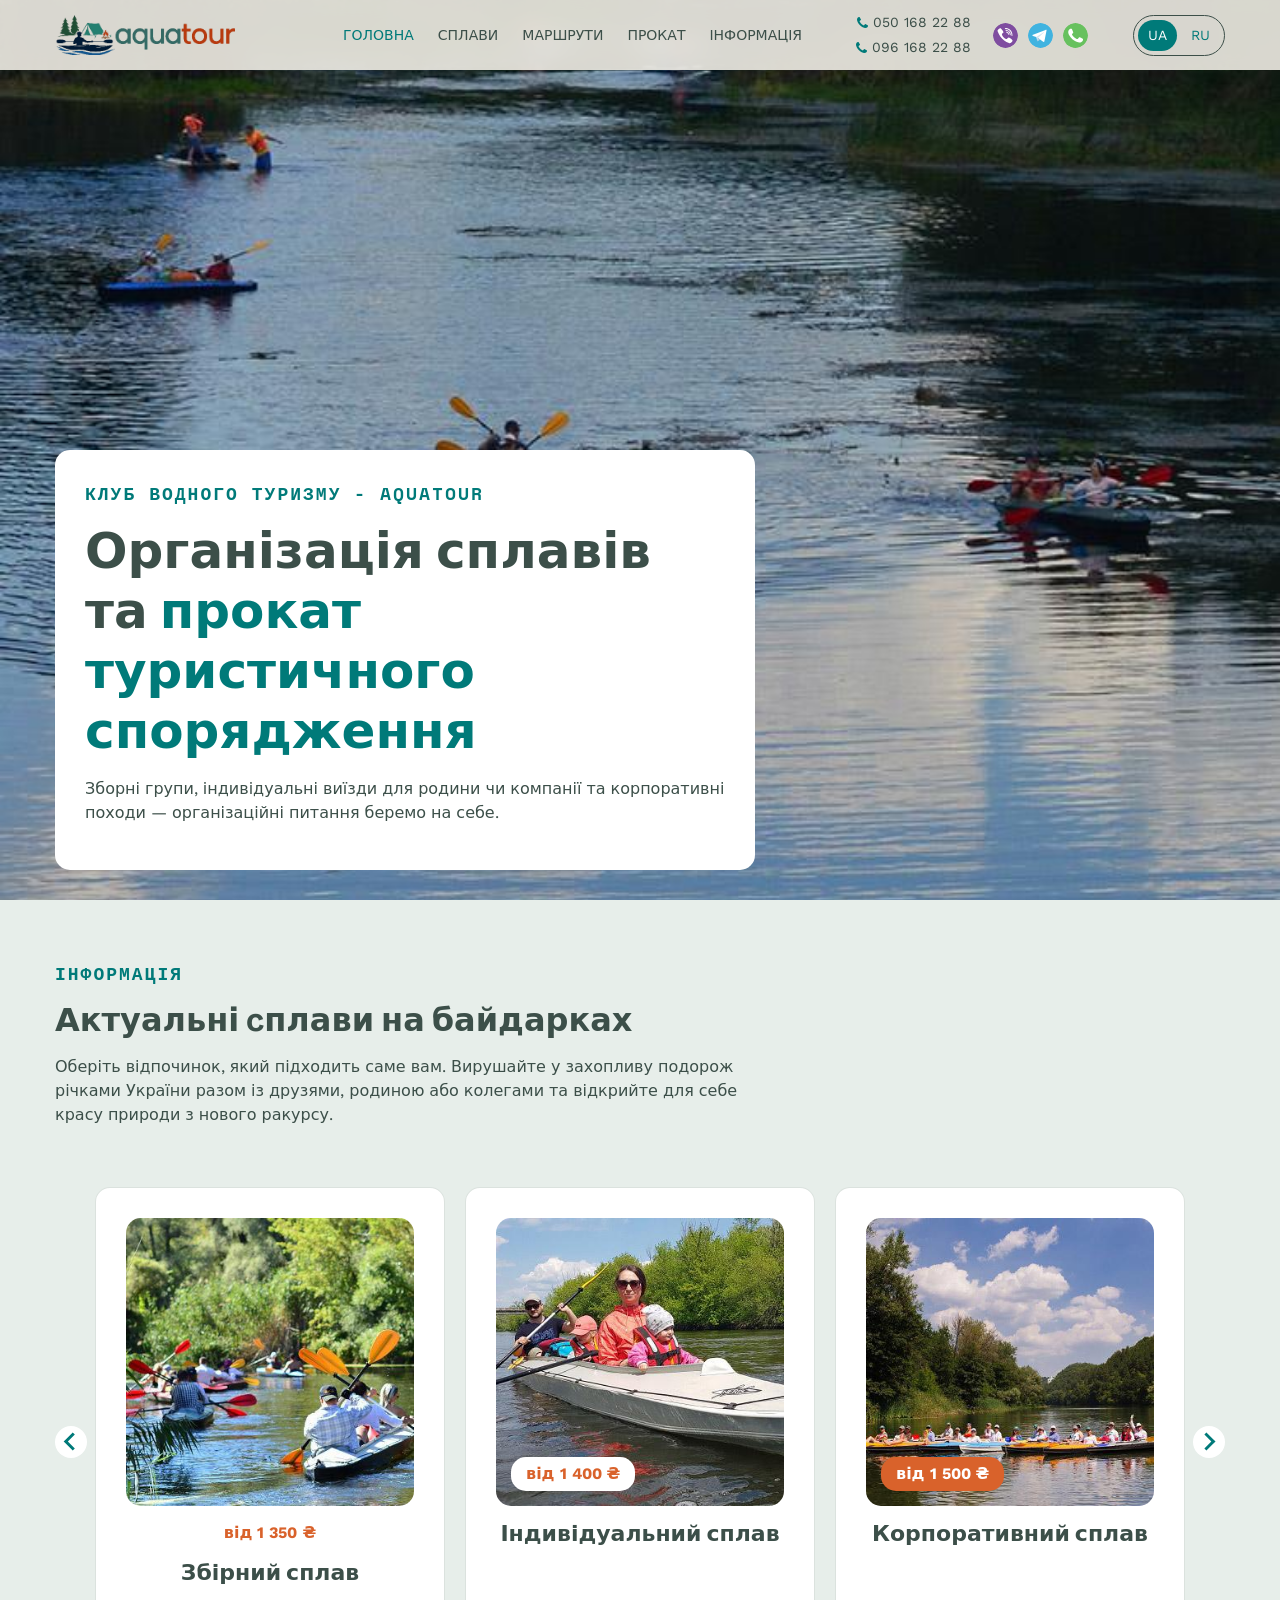
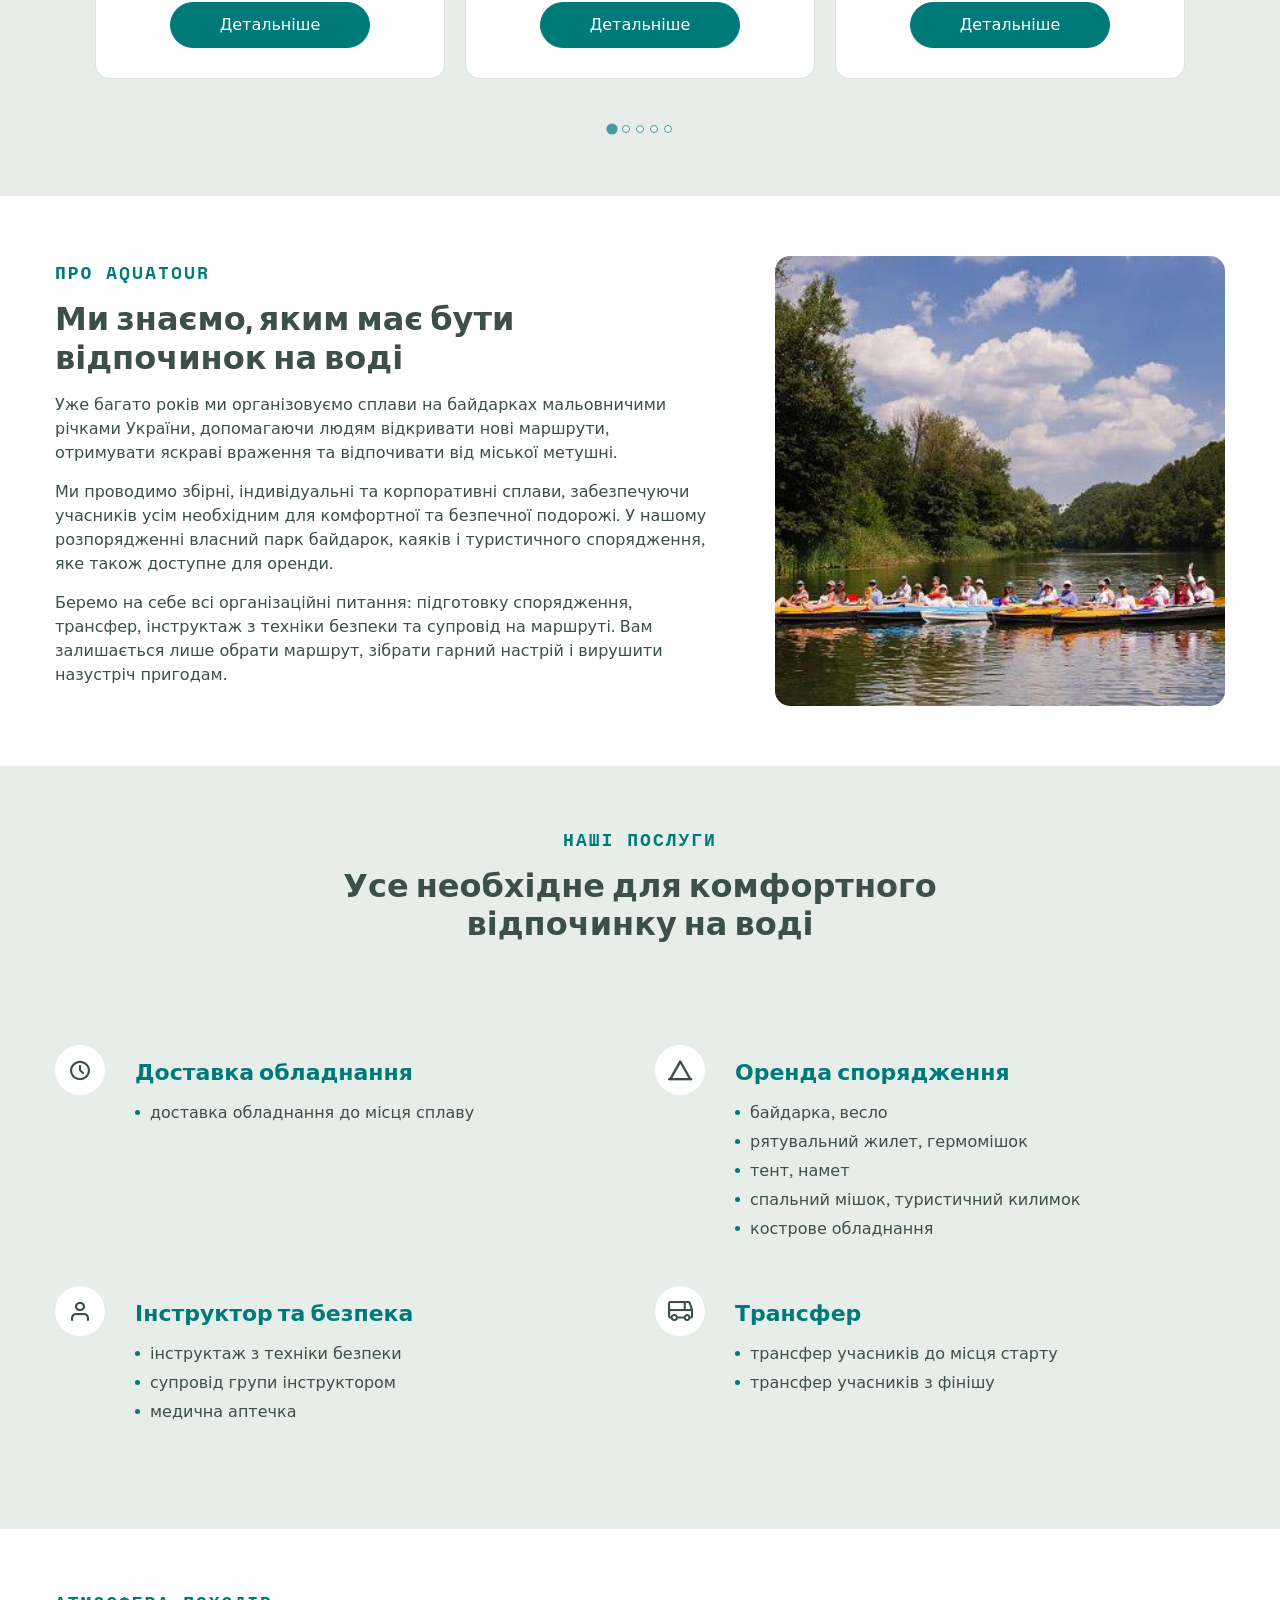
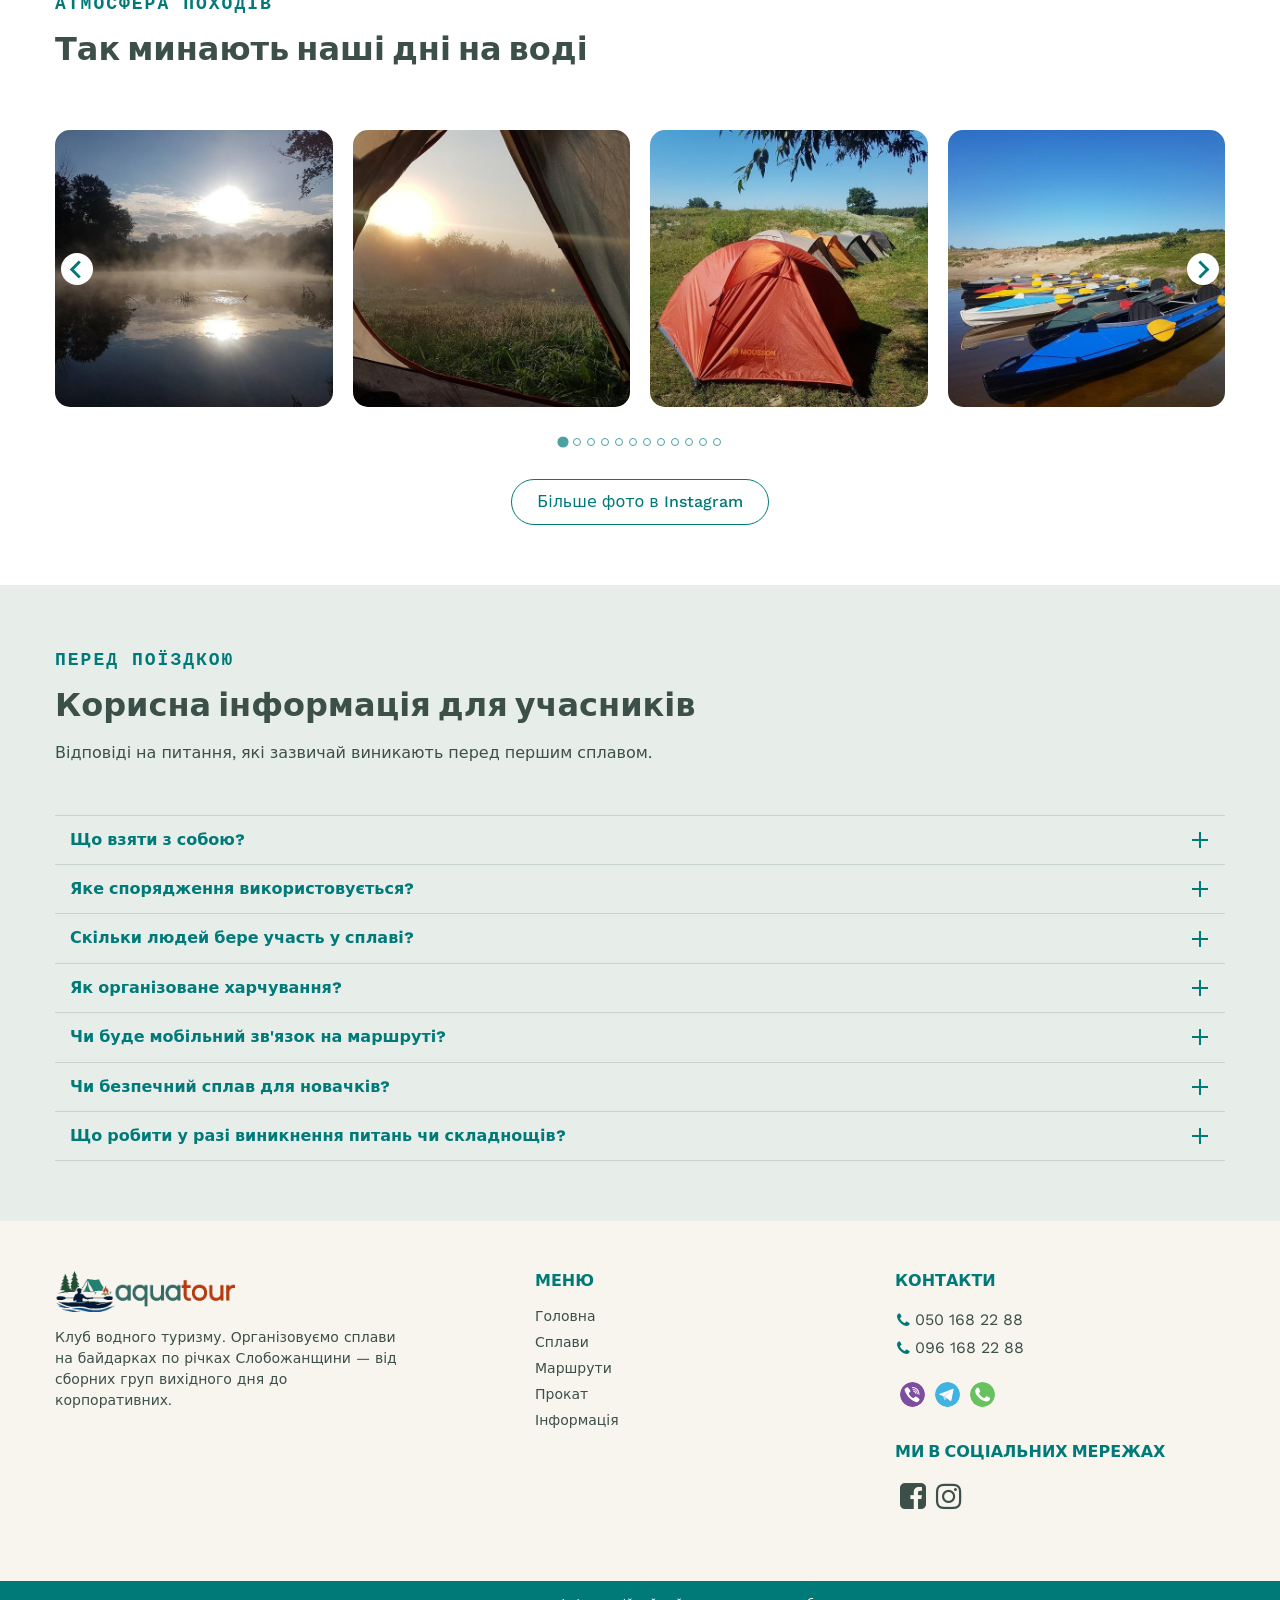
<file: index.html>
<!doctype html>
<html lang="uk">
  <head>
    <meta charset="UTF-8" />
    <meta name="viewport" content="width=device-width, initial-scale=1.0" />
    <title>Головна</title>
  <link href="css/main.min.css" rel="stylesheet"></head>
  <body>
    <div class="wrapper">
      <header class="header">
        <div class="container">
          <div class="row">
            <strong class="logo">
              <a href="index.html">
                <img
                  src="images/logo.png"
                  width="452"
                  height="102"
                  alt="Aquatour"
                />
              </a>
            </strong>
            <button class="nav-opener" type="button"><span></span></button>
            <div class="drop">
              <nav class="nav">
                <ul class="menu">
                  <li class="active"><a href="index.html">Головна</a></li>
                  <li><a href="splavu.html">Сплави</a></li>
                  <li><a href="marshrytu.html">Маршрути</a></li>
                  <li><a href="prokat.html">Прокат</a></li>
                  <li><a href="informatsiya.html">Інформація</a></li>
                </ul>
              </nav>
              <ul class="contacts-list">
                <li>
                  <i class="icon-phone"></i
                  ><a href="tel:+380501682288">050 168 22 88</a>
                </li>
                <li>
                  <i class="icon-phone"></i
                  ><a href="tel:+380961682288">096 168 22 88</a>
                </li>
              </ul>
              <ul class="messengers-list">
                <li>
                  <a href="#">
                    <img src="images/icon-viber.svg" alt="Viber" />
                  </a>
                </li>
                <li>
                  <a href="#"
                    ><img src="images/icon-telegram.svg" alt="Telegram"
                  /></a>
                </li>
                <li>
                  <a href="#"
                    ><img src="images/icon-whatsapp.svg" alt="Whatsapp"
                  /></a>
                </li>
              </ul>
              <ul class="languages-list">
                <li class="active"><a href="#">ua</a></li>
                <li><a href="#">ru</a></li>
              </ul>
            </div>
          </div>
        </div>
      </header>
      <main class="main">
        <section class="intro-section">
          <picture>
            <source media="(min-width: 768px)" srcset="images/bg-img-01.jpg" />
            <img
              class="bg-img"
              src="images/bg-img-sm-01.jpg"
              width="749"
              height="700"
              alt="image description"
          /></picture>
          <div class="container">
            <div class="text-block" data-aos="fade-up" data-aos-delay="100">
              <strong class="subtitle">Клуб водного туризму - aquatour</strong>
              <h1>
                Організація сплавів та
                <span>прокат туристичного спорядження</span>
              </h1>
              <p>
                Зборні групи, індивідуальні виїзди для родини чи компанії та
                корпоративні походи — організаційні питання беремо на себе.
              </p>
            </div>
          </div>
        </section>
        <section class="information-section section">
          <div class="container">
            <div class="main-block" data-aos="fade-up">
              <strong class="subtitle">Інформація</strong>
              <h2>Актуальні cплави на байдарках</h2>
              <p>
                Оберіть відпочинок, який підходить саме вам. Вирушайте у
                захопливу подорож річками України разом із друзями, родиною або
                колегами та відкрийте для себе красу природи з нового ракурсу.
              </p>
            </div>
            <div
              class="info-splide splide"
              role="group"
              aria-label="info carousel"
              data-aos="fade-in"
              data-aos-delay="100"
            >
              <div class="splide__track">
                <ul class="splide__list">
                  <li class="splide__slide">
                    <div class="card">
                      <div class="card-img">
                        <img
                          class="bg-img"
                          src="images/splavu-img-01.jpg"
                          width="350"
                          height="350"
                          loading="lazy"
                          alt="image description"
                        />
                      </div>
                      <div class="card-body">
                        <span class="price">від 1 350 ₴</span>
                        <h3>Збірний сплав</h3>
                        <a href="#" class="btn">Детальніше</a>
                      </div>
                    </div>
                  </li>
                  <li class="splide__slide">
                    <div class="card variant-2">
                      <div class="card-img">
                        <img
                          class="bg-img"
                          src="images/splavu-img-02.jpg"
                          width="350"
                          height="350"
                          loading="lazy"
                          alt="image description"
                        />
                      </div>
                      <div class="card-body">
                        <span class="price">від 1 400 ₴</span>
                        <h3>Індивідуальний сплав</h3>
                        <a href="#" class="btn">Детальніше</a>
                      </div>
                    </div>
                  </li>
                  <li class="splide__slide">
                    <div class="card variant-3">
                      <div class="card-img">
                        <img
                          class="bg-img"
                          src="images/splavu-img-03.jpg"
                          width="350"
                          height="350"
                          loading="lazy"
                          alt="image description"
                        />
                      </div>
                      <div class="card-body">
                        <span class="price">від 1 500 ₴</span>
                        <h3>Корпоративний сплав</h3>
                        <a href="#" class="btn">Детальніше</a>
                      </div>
                    </div>
                  </li>
                  <li class="splide__slide">
                    <div class="card">
                      <div class="card-img">
                        <img
                          class="bg-img"
                          src="images/splavu-img-02.jpg"
                          width="350"
                          height="350"
                          loading="lazy"
                          alt="image description"
                        />
                      </div>
                      <div class="card-body">
                        <span class="price">від 1 400 ₴</span>
                        <h3>Індивідуальний сплав</h3>
                        <a href="#" class="btn">Детальніше</a>
                      </div>
                    </div>
                  </li>
                  <li class="splide__slide">
                    <div class="card">
                      <div class="card-img">
                        <img
                          class="bg-img"
                          src="images/splavu-img-03.jpg"
                          width="350"
                          height="350"
                          loading="lazy"
                          alt="image description"
                        />
                      </div>
                      <div class="card-body">
                        <span class="price">від 1 500 ₴</span>
                        <h3>Корпоративний сплав</h3>
                        <a href="#" class="btn">Детальніше</a>
                      </div>
                    </div>
                  </li>
                </ul>
              </div>
            </div>
          </div>
        </section>
        <section class="about-section section bg-white">
          <div class="container">
            <div class="row">
              <div class="text-block" data-aos="fade-up">
                <strong class="subtitle">Про AquaTour</strong>
                <h2>Ми знаємо, яким має бути відпочинок на воді</h2>
                <p>
                  Уже багато років ми організовуємо сплави на байдарках
                  мальовничими річками України, допомагаючи людям відкривати
                  нові маршрути, отримувати яскраві враження та відпочивати від
                  міської метушні.
                </p>
                <p>
                  Ми проводимо збірні, індивідуальні та корпоративні сплави,
                  забезпечуючи учасників усім необхідним для комфортної та
                  безпечної подорожі. У нашому розпорядженні власний парк
                  байдарок, каяків і туристичного спорядження, яке також
                  доступне для оренди.
                </p>
                <p>
                  Беремо на себе всі організаційні питання: підготовку
                  спорядження, трансфер, інструктаж з техніки безпеки та
                  супровід на маршруті. Вам залишається лише обрати маршрут,
                  зібрати гарний настрій і вирушити назустріч пригодам.
                </p>
              </div>
              <div class="img-block" data-aos="zoom-in" data-aos-delay="300">
                <img
                  src="images/splavu-img-03.jpg"
                  width="350"
                  height="350"
                  loading="lazy"
                  alt="image description"
                />
              </div>
            </div>
          </div>
        </section>
        <section class="services-section section">
          <div class="container">
            <div class="main-block" data-aos="fade-up">
              <strong class="subtitle">Наші послуги</strong>
              <h2>Усе необхідне для комфортного відпочинку на воді</h2>
            </div>
            <ul class="services-list">
              <li data-aos="zoom-in" data-aos-delay="100">
                <span class="icon">
                  <i class="icon-time"></i>
                </span>
                <div class="text-block">
                  <h3>Доставка обладнання</h3>
                  <ul>
                    <li>доставка обладнання до місця сплаву</li>
                  </ul>
                </div>
              </li>
              <li data-aos="zoom-in" data-aos-delay="200">
                <span class="icon">
                  <i class="icon-tent"></i>
                </span>
                <div class="text-block">
                  <h3>Оренда спорядження</h3>
                  <ul>
                    <li>байдарка, весло</li>
                    <li>рятувальний жилет, гермомішок</li>
                    <li>тент, намет</li>
                    <li>спальний мішок, туристичний килимок</li>
                    <li>кострове обладнання</li>
                  </ul>
                </div>
              </li>
              <li data-aos="zoom-in" data-aos-delay="300">
                <span class="icon">
                  <i class="icon-person"></i>
                </span>
                <div class="text-block">
                  <h3>Інструктор та безпека</h3>
                  <ul>
                    <li>інструктаж з техніки безпеки</li>
                    <li>супровід групи інструктором</li>
                    <li>медична аптечка</li>
                  </ul>
                </div>
              </li>
              <li data-aos="zoom-in" data-aos-delay="400">
                <span class="icon">
                  <i class="icon-bus"></i>
                </span>
                <div class="text-block">
                  <h3>Трансфер</h3>
                  <ul>
                    <li>трансфер учасників до місця старту</li>
                    <li>трансфер учасників з фінішу</li>
                  </ul>
                </div>
              </li>
            </ul>
          </div>
        </section>
        <section class="gallery-section section bg-white">
          <div class="container">
            <div class="main-block" data-aos="fade-up">
              <strong class="subtitle">Атмосфера походів</strong>
              <h2>Так минають наші дні на воді</h2>
            </div>
            <div
              class="gallery-splide splide"
              role="group"
              aria-label="gallery carousel"
              data-aos="fade-in"
              data-aos-delay="100"
            >
              <div class="splide__track">
                <ul class="splide__list">
                  <li class="splide__slide">
                    <a
                      class="bg-block"
                      href="images/gallery-img-voshod-solnca.jpg"
                      data-pswp-width="600"
                      data-pswp-height="600"
                    >
                      <img
                        class="bg-img"
                        src="images/gallery-img-voshod-solnca.jpg"
                        width="600"
                        height="600"
                        loading="lazy"
                        alt="image description"
                      />
                    </a>
                  </li>
                  <li class="splide__slide">
                    <a
                      class="bg-block"
                      href="images/gallery-img-palatka.jpg"
                      data-pswp-width="600"
                      data-pswp-height="600"
                    >
                      <img
                        class="bg-img"
                        src="images/gallery-img-palatka.jpg"
                        width="600"
                        height="600"
                        loading="lazy"
                        alt="image description"
                      />
                    </a>
                  </li>
                  <li class="splide__slide">
                    <a
                      class="bg-block"
                      href="images/gallery-img-palatki.jpg"
                      data-pswp-width="600"
                      data-pswp-height="600"
                    >
                      <img
                        class="bg-img"
                        src="images/gallery-img-palatki.jpg"
                        width="600"
                        height="600"
                        loading="lazy"
                        alt="image description"
                      />
                    </a>
                  </li>
                  <li class="splide__slide">
                    <a
                      class="bg-block"
                      href="images/gallery-img-baidarki.jpg"
                      data-pswp-width="600"
                      data-pswp-height="600"
                    >
                      <img
                        class="bg-img"
                        src="images/gallery-img-baidarki.jpg"
                        width="600"
                        height="600"
                        loading="lazy"
                        alt="image description"
                      />
                    </a>
                  </li>
                  <li class="splide__slide">
                    <a
                      class="bg-block"
                      href="images/gallery-img-vbaidarke.jpg"
                      data-pswp-width="600"
                      data-pswp-height="600"
                    >
                      <img
                        class="bg-img"
                        src="images/gallery-img-vbaidarke.jpg"
                        width="600"
                        height="600"
                        loading="lazy"
                        alt="image description"
                      />
                    </a>
                  </li>
                  <li class="splide__slide">
                    <a
                      class="bg-block"
                      href="images/gallery-img-veslo.jpg"
                      data-pswp-width="600"
                      data-pswp-height="600"
                    >
                      <img
                        class="bg-img"
                        src="images/gallery-img-veslo.jpg"
                        width="600"
                        height="600"
                        loading="lazy"
                        alt="image description"
                      />
                    </a>
                  </li>
                  <li class="splide__slide">
                    <a
                      class="bg-block"
                      href="images/gallery-img-vbaidarke-2.jpg"
                      data-pswp-width="600"
                      data-pswp-height="600"
                    >
                      <img
                        class="bg-img"
                        src="images/gallery-img-vbaidarke-2.jpg"
                        width="600"
                        height="600"
                        loading="lazy"
                        alt="image description"
                      />
                    </a>
                  </li>
                  <li class="splide__slide">
                    <a
                      class="bg-block"
                      href="images/gallery-img-topor.jpg"
                      data-pswp-width="600"
                      data-pswp-height="600"
                    >
                      <img
                        class="bg-img"
                        src="images/gallery-img-topor.jpg"
                        width="600"
                        height="600"
                        loading="lazy"
                        alt="image description"
                      />
                    </a>
                  </li>
                  <li class="splide__slide">
                    <a
                      class="bg-block"
                      href="images/gallery-img-kotel.jpg"
                      data-pswp-width="600"
                      data-pswp-height="600"
                    >
                      <img
                        class="bg-img"
                        src="images/gallery-img-kotel.jpg"
                        width="600"
                        height="600"
                        loading="lazy"
                        alt="image description"
                      />
                    </a>
                  </li>
                  <li class="splide__slide">
                    <a
                      class="bg-block"
                      href="images/gallery-img-borsch.jpg"
                      data-pswp-width="600"
                      data-pswp-height="600"
                    >
                      <img
                        class="bg-img"
                        src="images/gallery-img-borsch.jpg"
                        width="600"
                        height="600"
                        loading="lazy"
                        alt="image description"
                      />
                    </a>
                  </li>
                  <li class="splide__slide">
                    <a
                      class="bg-block"
                      href="images/gallery-img-donec.jpg"
                      data-pswp-width="600"
                      data-pswp-height="600"
                    >
                      <img
                        class="bg-img"
                        src="images/gallery-img-donec.jpg"
                        width="600"
                        height="600"
                        loading="lazy"
                        alt="image description"
                      />
                    </a>
                  </li>
                  <li class="splide__slide">
                    <a
                      class="bg-block"
                      href="images/gallery-img-zakat.jpg"
                      data-pswp-width="600"
                      data-pswp-height="600"
                    >
                      <img
                        class="bg-img"
                        src="images/gallery-img-zakat.jpg"
                        width="600"
                        height="600"
                        loading="lazy"
                        alt="image description"
                      />
                    </a>
                  </li>
                </ul>
              </div>
            </div>
            <div class="btn-holder" data-aos="fade-up" data-aos-delay="200">
              <a href="#" class="btn btn-outline">Більше фото в Instagram</a>
            </div>
          </div>
        </section>
        <section class="faq-section section">
          <div class="container">
            <div class="main-block" data-aos="fade-up">
              <strong class="subtitle">Перед поїздкою</strong>
              <h1 class="h2">Корисна інформація для учасників</h1>
              <p>
                Відповіді на питання, які зазвичай виникають перед першим
                сплавом.
              </p>
            </div>
            <ul class="accordion">
              <li
                class="accordion-item"
                data-aos="fade-up"
                data-aos-delay="100"
              >
                <button class="accordion-opener" type="button">
                  Що взяти з собою?
                  <i class="icon-plus"></i>
                </button>
                <div class="accordion-slide">
                  <div class="text-block">
                    <h3>Одяг та взуття</h3>
                    <ul>
                      <li>Купальник або плавки</li>
                      <li>Спортивні штани, светр, вітровка</li>
                      <li>Футболки, шорти</li>
                      <li>Сорочка з довгим рукавом</li>
                      <li>Нижня білизна, 3 пари шкарпеток</li>
                      <li>Головний убір з козирком</li>
                      <li>Взуття: сланці та кросівки (або закриті черевики)</li>
                      <li>Дощовик</li>
                    </ul>
                    <h3>Особисті речі</h3>
                    <ul>
                      <li>Ліхтарик</li>
                      <li>Ложка, тарілка, чашка</li>
                      <li>Засоби особистої гігієни</li>
                      <li>Туалетний папір</li>
                      <li>Крем від засмаги</li>
                      <li>Репелент від комарів і кліщів</li>
                      <li>Мобільний телефон</li>
                      <li>Документи</li>
                      <li>Сонцезахисні окуляри</li>
                      <li>Особиста аптечка</li>
                    </ul>
                  </div>
                </div>
              </li>
              <li
                class="accordion-item"
                data-aos="fade-up"
                data-aos-delay="200"
              >
                <button class="accordion-opener" type="button">
                  Яке спорядження використовується?
                  <i class="icon-plus"></i>
                </button>
                <div class="accordion-slide">
                  <div class="text-block">
                    <h3>Для сплавів використовуються</h3>
                    <ul>
                      <li>2-місні та 3-місні байдарки <b>Neris</b></li>
                      <li>Наметове спорядження та спальники <b>Mousson</b></li>
                      <li>Гермомішки для захисту особистих речей від вологи</li>
                    </ul>
                    <p>
                      На старті кожен учасник отримує гермомішок для зберігання
                      документів, телефону та інших цінних речей.
                    </p>
                  </div>
                </div>
              </li>
              <li
                class="accordion-item"
                data-aos="fade-up"
                data-aos-delay="300"
              >
                <button class="accordion-opener" type="button">
                  Скільки людей бере участь у сплаві?
                  <i class="icon-plus"></i>
                </button>
                <div class="accordion-slide">
                  <div class="text-block">
                    <ul>
                      <li><b>Збірні групи:</b> від 10 до 30 осіб</li>
                      <li>
                        <b>Індивідуальні групи:</b> від 10 осіб у будні дні
                      </li>
                      <li><b>Корпоративні сплави:</b>до 50 осіб</li>
                    </ul>
                  </div>
                </div>
              </li>
              <li
                class="accordion-item"
                data-aos="fade-up"
                data-aos-delay="400"
              >
                <button class="accordion-opener" type="button">
                  Як організоване харчування?
                  <i class="icon-plus"></i>
                </button>
                <div class="accordion-slide">
                  <div class="text-block">
                    <p>
                      У походах готується повноцінне гаряче харчування на
                      вогнищі.
                    </p>
                    <h3>Сніданок</h3>
                    <ul>
                      <li>Каша з м'ясом</li>
                      <li>Хліб</li>
                      <li>Салат зі свіжих овочів</li>
                      <li>Чай</li>
                      <li>Солодощі</li>
                    </ul>
                    <h3>Обід</h3>
                    <ul>
                      <li>Борщ або суп</li>
                      <li>Хліб</li>
                      <li>Чай</li>
                      <li>Солодощі</li>
                    </ul>
                    <h3>Вечеря</h3>
                    <ul>
                      <li>Каша з м'ясом</li>
                      <li>Хліб</li>
                      <li>Салат зі свіжих овочів</li>
                      <li>Чай</li>
                      <li>Солодощі</li>
                    </ul>
                    <p>
                      Для вегетаріанців меню коригується індивідуально. Просимо
                      повідомляти про це завчасно.
                    </p>
                  </div>
                </div>
              </li>
              <li
                class="accordion-item"
                data-aos="fade-up"
                data-aos-delay="500"
              >
                <button class="accordion-opener" type="button">
                  Чи буде мобільний зв'язок на маршруті?
                  <i class="icon-plus"></i>
                </button>
                <div class="accordion-slide">
                  <div class="text-block">
                    <p>
                      На окремих ділянках маршруту мобільний зв'язок може бути
                      відсутній.
                    </p>
                    <h3>Рекомендуємо:</h3>
                    <ul>
                      <li>Не брати в байдарку незахищені від води телефони.</li>
                      <li>Зберігати електроніку в гермомішках.</li>
                      <li>
                        Попередити рідних про можливі перебої зі зв'язком.
                      </li>
                    </ul>
                  </div>
                </div>
              </li>
              <li
                class="accordion-item"
                data-aos="fade-up"
                data-aos-delay="600"
              >
                <button class="accordion-opener" type="button">
                  Чи безпечний сплав для новачків?
                  <i class="icon-plus"></i>
                </button>
                <div class="accordion-slide">
                  <div class="text-block">
                    <ul>
                      <li>
                        Більшість маршрутів підходять для людей без досвіду
                      </li>
                      <li>Перед стартом проводиться інструктаж</li>
                      <li>Усі учасники забезпечуються рятувальними жилетами</li>
                      <li>Групу супроводжує досвідчений інструктор</li>
                    </ul>
                  </div>
                </div>
              </li>
              <li
                class="accordion-item"
                data-aos="fade-up"
                data-aos-delay="700"
              >
                <button class="accordion-opener" type="button">
                  Що робити у разі виникнення питань чи складнощів?
                  <i class="icon-plus"></i>
                </button>
                <div class="accordion-slide">
                  <div class="text-block">
                    <p>
                      Для оперативного вирішення будь-яких організаційних або
                      технічних питань під час сплаву звертайтеся до інструктора
                      групи.
                    </p>
                    <h3>Інструктор допоможе:</h3>
                    <ul>
                      <li>з розміщенням у байдарці</li>
                      <li>зі спорядженням</li>
                      <li>з організацією табору</li>
                      <li>у разі непередбачених ситуацій на маршруті</li>
                    </ul>
                  </div>
                </div>
              </li>
            </ul>
          </div>
        </section>
      </main>
      <footer class="footer" data-aos="fade-in">
        <div class="footer-top">
          <div class="container">
            <div class="row">
              <div class="col col-md-40">
                <strong class="logo">
                  <a href="index.html">
                    <img
                      src="images/logo.png"
                      width="452"
                      height="102"
                      alt="Aquatour"
                    />
                  </a>
                </strong>
                <div class="text-block">
                  <p>
                    Клуб водного туризму. Організовуємо сплави на байдарках по
                    річках Слобожанщини — від сборних груп вихідного дня до
                    корпоративних.
                  </p>
                </div>
              </div>
              <div class="col col-md-30">
                <strong class="h5">Меню</strong>
                <nav class="nav">
                  <ul class="menu">
                    <li><a href="index.html">Головна</a></li>
                    <li><a href="splavu.html">Сплави</a></li>
                    <li><a href="marshrytu.html">Маршрути</a></li>
                    <li><a href="prokat.html">Прокат</a></li>
                    <li><a href="informatsiya.html">Інформація</a></li>
                  </ul>
                </nav>
              </div>
              <div class="col col-md-30">
                <strong class="h5">Контакти</strong>
                <ul class="contacts-list">
                  <li>
                    <i class="icon-phone"></i
                    ><a href="tel:+380501682288">050 168 22 88</a>
                  </li>
                  <li>
                    <i class="icon-phone"></i
                    ><a href="tel:+380961682288">096 168 22 88</a>
                  </li>
                </ul>
                <ul class="messengers-list">
                  <li>
                    <a href="#">
                      <img src="images/icon-viber.svg" alt="Viber" />
                    </a>
                  </li>
                  <li>
                    <a href="#"
                      ><img src="images/icon-telegram.svg" alt="Telegram"
                    /></a>
                  </li>
                  <li>
                    <a href="#"
                      ><img src="images/icon-whatsapp.svg" alt="Whatsapp"
                    /></a>
                  </li>
                </ul>
                <strong class="h5"> Ми в соціальних мережах </strong>
                <ul class="social-networks">
                  <li>
                    <a href="#"><i class="icon-facebook"></i></a>
                  </li>
                  <li>
                    <a href="#"><i class="icon-instagram"></i></a>
                  </li>
                </ul>
              </div>
            </div>
          </div>
        </div>
        <div class="footer-bottom">
          <div class="container">
            <span class="copyright"
              >&copy; 2026 AquaTour. Інформаційний сайт туристичного
              клубу.</span
            >
          </div>
        </div>
      </footer>
    </div>
  <script defer src="js/main.js"></script></body>
</html>
</file>
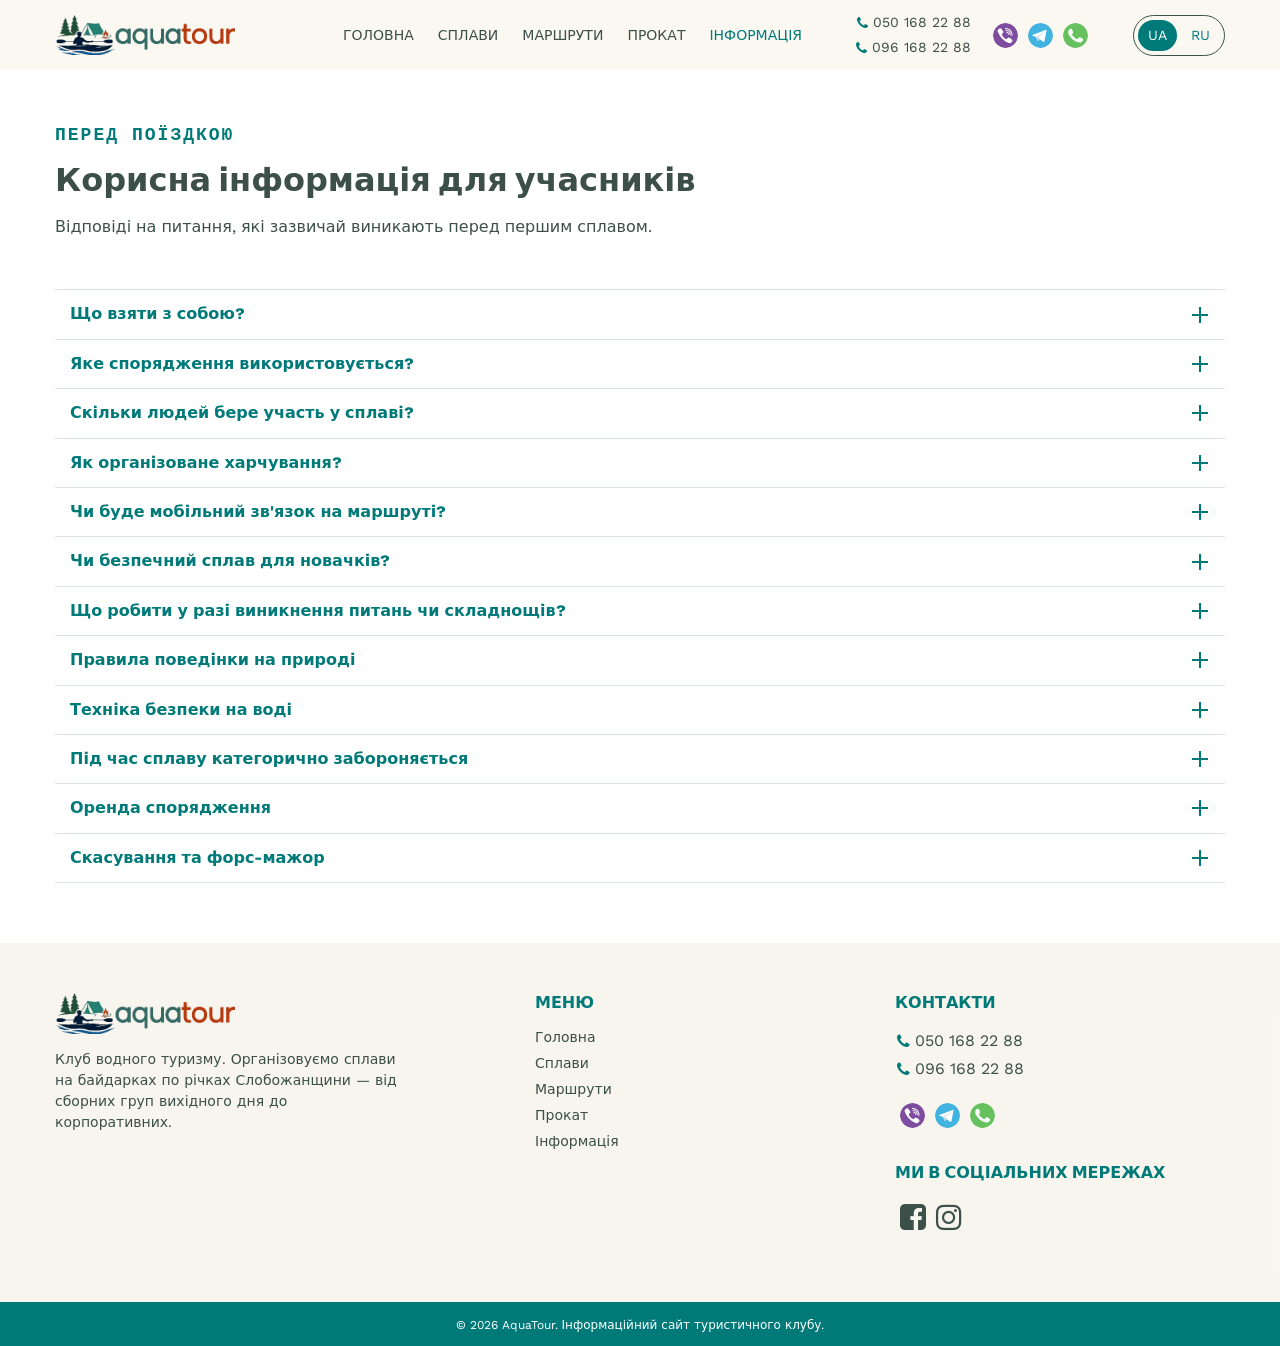
<file: informatsiya.html>
<!doctype html>
<html lang="uk">
  <head>
    <meta charset="UTF-8" />
    <meta name="viewport" content="width=device-width, initial-scale=1.0" />
    <title>Інформація</title>
  <link href="css/main.min.css" rel="stylesheet"></head>
  <body>
    <div class="wrapper">
      <header class="header">
        <div class="container">
          <div class="row">
            <strong class="logo">
              <a href="index.html">
                <img
                  src="images/logo.png"
                  width="452"
                  height="102"
                  alt="Aquatour"
                />
              </a>
            </strong>
            <button class="nav-opener" type="button"><span></span></button>
            <div class="drop">
              <nav class="nav">
                <ul class="menu">
                  <li><a href="index.html">Головна</a></li>
                  <li><a href="splavu.html">Сплави</a></li>
                  <li><a href="marshrytu.html">Маршрути</a></li>
                  <li><a href="prokat.html">Прокат</a></li>
                  <li class="active">
                    <a href="informatsiya.html">Інформація</a>
                  </li>
                </ul>
              </nav>
              <ul class="contacts-list">
                <li>
                  <i class="icon-phone"></i
                  ><a href="tel:+380501682288">050 168 22 88</a>
                </li>
                <li>
                  <i class="icon-phone"></i
                  ><a href="tel:+380961682288">096 168 22 88</a>
                </li>
              </ul>
              <ul class="messengers-list">
                <li>
                  <a href="#">
                    <img src="images/icon-viber.svg" alt="Viber" />
                  </a>
                </li>
                <li>
                  <a href="#"
                    ><img src="images/icon-telegram.svg" alt="Telegram"
                  /></a>
                </li>
                <li>
                  <a href="#"
                    ><img src="images/icon-whatsapp.svg" alt="Whatsapp"
                  /></a>
                </li>
              </ul>
              <ul class="languages-list">
                <li class="active"><a href="#">ua</a></li>
                <li><a href="#">ru</a></li>
              </ul>
            </div>
          </div>
        </div>
      </header>
      <main class="main">
        <section class="faq-section main-section bg-white">
          <div class="container">
            <div class="main-block" data-aos="fade-up">
              <strong class="subtitle">Перед поїздкою</strong>
              <h1 class="h2">Корисна інформація для учасників</h1>
              <p>
                Відповіді на питання, які зазвичай виникають перед першим
                сплавом.
              </p>
            </div>
            <ul class="accordion">
              <li
                class="accordion-item"
                data-aos="fade-up"
                data-aos-delay="100"
              >
                <button class="accordion-opener" type="button">
                  Що взяти з собою?
                  <i class="icon-plus"></i>
                </button>
                <div class="accordion-slide">
                  <div class="text-block">
                    <h3>Одяг та взуття</h3>
                    <ul>
                      <li>Купальник або плавки</li>
                      <li>Спортивні штани, светр, вітровка</li>
                      <li>Футболки, шорти</li>
                      <li>Сорочка з довгим рукавом</li>
                      <li>Нижня білизна, 3 пари шкарпеток</li>
                      <li>Головний убір з козирком</li>
                      <li>Взуття: сланці та кросівки (або закриті черевики)</li>
                      <li>Дощовик</li>
                    </ul>
                    <h3>Особисті речі</h3>
                    <ul>
                      <li>Ліхтарик</li>
                      <li>Ложка, тарілка, чашка</li>
                      <li>Засоби особистої гігієни</li>
                      <li>Туалетний папір</li>
                      <li>Крем від засмаги</li>
                      <li>Репелент від комарів і кліщів</li>
                      <li>Мобільний телефон</li>
                      <li>Документи</li>
                      <li>Сонцезахисні окуляри</li>
                      <li>Особиста аптечка</li>
                    </ul>
                  </div>
                </div>
              </li>
              <li
                class="accordion-item"
                data-aos="fade-up"
                data-aos-delay="200"
              >
                <button class="accordion-opener" type="button">
                  Яке спорядження використовується?
                  <i class="icon-plus"></i>
                </button>
                <div class="accordion-slide">
                  <div class="text-block">
                    <h3>Для сплавів використовуються</h3>
                    <ul>
                      <li>2-місні та 3-місні байдарки <b>Neris</b></li>
                      <li>Наметове спорядження та спальники <b>Mousson</b></li>
                      <li>Гермомішки для захисту особистих речей від вологи</li>
                    </ul>
                    <p>
                      На старті кожен учасник отримує гермомішок для зберігання
                      документів, телефону та інших цінних речей.
                    </p>
                  </div>
                </div>
              </li>
              <li
                class="accordion-item"
                data-aos="fade-up"
                data-aos-delay="300"
              >
                <button class="accordion-opener" type="button">
                  Скільки людей бере участь у сплаві?
                  <i class="icon-plus"></i>
                </button>
                <div class="accordion-slide">
                  <div class="text-block">
                    <ul>
                      <li><b>Збірні групи:</b> від 10 до 30 осіб</li>
                      <li>
                        <b>Індивідуальні групи:</b> від 10 осіб у будні дні
                      </li>
                      <li><b>Корпоративні сплави:</b>до 50 осіб</li>
                    </ul>
                  </div>
                </div>
              </li>
              <li
                class="accordion-item"
                data-aos="fade-up"
                data-aos-delay="400"
              >
                <button class="accordion-opener" type="button">
                  Як організоване харчування?
                  <i class="icon-plus"></i>
                </button>
                <div class="accordion-slide">
                  <div class="text-block">
                    <p>
                      У походах готується повноцінне гаряче харчування на
                      вогнищі.
                    </p>
                    <h3>Сніданок</h3>
                    <ul>
                      <li>Каша з м'ясом</li>
                      <li>Хліб</li>
                      <li>Салат зі свіжих овочів</li>
                      <li>Чай</li>
                      <li>Солодощі</li>
                    </ul>
                    <h3>Обід</h3>
                    <ul>
                      <li>Борщ або суп</li>
                      <li>Хліб</li>
                      <li>Чай</li>
                      <li>Солодощі</li>
                    </ul>
                    <h3>Вечеря</h3>
                    <ul>
                      <li>Каша з м'ясом</li>
                      <li>Хліб</li>
                      <li>Салат зі свіжих овочів</li>
                      <li>Чай</li>
                      <li>Солодощі</li>
                    </ul>
                    <p>
                      Для вегетаріанців меню коригується індивідуально. Просимо
                      повідомляти про це завчасно.
                    </p>
                  </div>
                </div>
              </li>
              <li
                class="accordion-item"
                data-aos="fade-up"
                data-aos-delay="500"
              >
                <button class="accordion-opener" type="button">
                  Чи буде мобільний зв'язок на маршруті?
                  <i class="icon-plus"></i>
                </button>
                <div class="accordion-slide">
                  <div class="text-block">
                    <p>
                      На окремих ділянках маршруту мобільний зв'язок може бути
                      відсутній.
                    </p>
                    <h3>Рекомендуємо:</h3>
                    <ul>
                      <li>Не брати в байдарку незахищені від води телефони.</li>
                      <li>Зберігати електроніку в гермомішках.</li>
                      <li>
                        Попередити рідних про можливі перебої зі зв'язком.
                      </li>
                    </ul>
                  </div>
                </div>
              </li>
              <li
                class="accordion-item"
                data-aos="fade-up"
                data-aos-delay="600"
              >
                <button class="accordion-opener" type="button">
                  Чи безпечний сплав для новачків?
                  <i class="icon-plus"></i>
                </button>
                <div class="accordion-slide">
                  <div class="text-block">
                    <ul>
                      <li>
                        Більшість маршрутів підходять для людей без досвіду
                      </li>
                      <li>Перед стартом проводиться інструктаж</li>
                      <li>Усі учасники забезпечуються рятувальними жилетами</li>
                      <li>Групу супроводжує досвідчений інструктор</li>
                    </ul>
                  </div>
                </div>
              </li>
              <li
                class="accordion-item"
                data-aos="fade-up"
                data-aos-delay="700"
              >
                <button class="accordion-opener" type="button">
                  Що робити у разі виникнення питань чи складнощів?
                  <i class="icon-plus"></i>
                </button>
                <div class="accordion-slide">
                  <div class="text-block">
                    <p>
                      Для оперативного вирішення будь-яких організаційних або
                      технічних питань під час сплаву звертайтеся до інструктора
                      групи.
                    </p>
                    <h3>Інструктор допоможе:</h3>
                    <ul>
                      <li>з розміщенням у байдарці</li>
                      <li>зі спорядженням</li>
                      <li>з організацією табору</li>
                      <li>у разі непередбачених ситуацій на маршруті</li>
                    </ul>
                  </div>
                </div>
              </li>
              <li
                class="accordion-item"
                data-aos="fade-up"
                data-aos-delay="800"
              >
                <button class="accordion-opener" type="button">
                  Правила поведінки на природі
                  <i class="icon-plus"></i>
                </button>
                <div class="accordion-slide">
                  <div class="text-block">
                    <ul>
                      <li>
                        Дбайливо ставтеся до природи та навколишнього
                        середовища.
                      </li>
                      <li>
                        Розведення вогнища та встановлення польового кухонного
                        обладнання здійснює інструктор із дотриманням правил
                        пожежної безпеки.
                      </li>
                      <li>Бережіть табірне спорядження та майно.</li>
                      <li>
                        Щоб уникнути лісових пожеж, повністю гасіть сірники та
                        недопалки.
                      </li>
                      <li>
                        Усе сміття забирається із собою та викидається лише у
                        спеціально відведених місцях після завершення маршруту.
                      </li>
                      <li>
                        Не відходьте далеко від табору — існує ризик заблукати.
                        Якщо вирушаєте на прогулянку, обов’язково повідомте про
                        це інструктора та візьміть із собою мобільний телефон і
                        ліхтарик.
                      </li>
                      <li>
                        Не куштуйте незнайомі дикорослі ягоди, гриби та рослини,
                        оскільки серед них можуть бути отруйні.
                      </li>
                      <li>
                        Для оперативного вирішення будь-яких питань або
                        труднощів звертайтеся до інструктора.
                      </li>
                    </ul>
                  </div>
                </div>
              </li>
              <li
                class="accordion-item"
                data-aos="fade-up"
                data-aos-delay="900"
              >
                <button class="accordion-opener" type="button">
                  Техніка безпеки на воді
                  <i class="icon-plus"></i>
                </button>
                <div class="accordion-slide">
                  <div class="text-block">
                    <ul>
                      <li>
                        Групу постійно супроводжує інструктор (керівник групи),
                        який відповідає за загальну безпеку учасників. У нього є
                        аптечка першої допомоги та ремонтний набір для усунення
                        можливих технічних несправностей. Особисту аптечку
                        учасники формують самостійно відповідно до рекомендацій
                        лікаря.
                      </li>
                      <li>
                        Під час перебування в байдарці кожен учасник
                        зобов’язаний мати рятувальний жилет, готовий до
                        використання, незалежно від віку та вміння плавати.
                      </li>
                      <li>
                        Завантажувати та вивантажувати речі необхідно лише після
                        спуску байдарки на воду.
                      </li>
                      <li>
                        Під час руху екіпажі повинні перебувати в межах прямої
                        видимості один одного. Дотримуйтеся загального темпу
                        групи та не відставайте й не випереджайте інших
                        учасників.
                      </li>
                      <li>
                        Не намагайтеся вставати в байдарці на повний зріст, щоб
                        уникнути перекидання судна.
                      </li>
                      <li>
                        Під час зупинок байдарки повинні бути витягнуті на берег
                        або надійно закріплені. Надувні байдарки не слід
                        залишати під прямими сонячними променями.
                      </li>
                      <li>
                        Під час наближення до перешкод (корчі, завали, мости,
                        навислі гілки) завчасно зменшуйте швидкість руху. Перед
                        проходженням складних ділянок уважно вислухайте
                        рекомендації інструктора та допомагайте сусіднім
                        екіпажам.
                      </li>
                    </ul>
                  </div>
                </div>
              </li>
              <li
                class="accordion-item"
                data-aos="fade-up"
                data-aos-delay="1000"
              >
                <button class="accordion-opener" type="button">
                  Під час сплаву категорично забороняється
                  <i class="icon-plus"></i>
                </button>
                <div class="accordion-slide">
                  <div class="text-block">
                    <ul>
                      <li>пірнати у воду з розбігу з берега</li>
                      <li>
                        палити в наметі, користуватися свічками або
                        запальничками всередині наметів
                      </li>
                      <li>брати сокиру без дозволу інструктора</li>
                      <li>порушувати правила проведення сплаву</li>
                      <li>палити в байдарці</li>
                      <li>
                        вживати міцні алкогольні напої до виходу на воду та під
                        час сплаву
                      </li>
                      <li>
                        виконувати дії, які можуть призвести до нещасного
                        випадку
                      </li>
                      <li>навмисно врізатися в інші байдарки</li>
                    </ul>
                  </div>
                </div>
              </li>
              <li
                class="accordion-item"
                data-aos="fade-up"
                data-aos-delay="1100"
              >
                <button class="accordion-opener" type="button">
                  Оренда спорядження
                  <i class="icon-plus"></i>
                </button>
                <div class="accordion-slide">
                  <div class="text-block">
                    <p>
                      Скористатися послугами прокату може будь-який повнолітній
                      громадянин України, який має при собі паспорт (або
                      посвідку на проживання чи необхідну суму застави),
                      погоджується дотримуватися правил прокату та не перебуває
                      у стані алкогольного або наркотичного сп’яніння.
                    </p>
                    <h3>Оплата та документи</h3>
                    <ul>
                      <li>
                        Для отримання спорядження укладається договір та акт
                        приймання-передачі.
                      </li>
                      <li>
                        Оплата вартості оренди здійснюється під час оформлення
                        договору.
                      </li>
                      <li>
                        Для резервування спорядження необхідно внести
                        передоплату у розмірі 30% від вартості оренди.
                      </li>
                      <li>
                        Клієнт зобов'язаний перевірити комплектність і
                        справність спорядження відповідно до акта
                        приймання-передачі.
                      </li>
                      <li>
                        Після підписання акта претензії щодо комплектності або
                        технічного стану спорядження не приймаються.
                      </li>
                      <li>
                        За потреби спорядження може бути доставлене до місця
                        старту сплаву. Вартість доставки узгоджується окремо.
                      </li>
                    </ul>
                  </div>
                </div>
              </li>
              <li
                class="accordion-item"
                data-aos="fade-up"
                data-aos-delay="1200"
              >
                <button class="accordion-opener" type="button">
                  Скасування та форс-мажор
                  <i class="icon-plus"></i>
                </button>
                <div class="accordion-slide">
                  <div class="text-block">
                    <p>
                      У разі несприятливих погодних умов, хвороби учасників
                      походу або інших обставин, що не залежать від орендодавця,
                      через які клієнт не може скористатися послугами прокату,
                      внесена передоплата не повертається.
                    </p>
                  </div>
                </div>
              </li>
            </ul>
          </div>
        </section>
      </main>
      <footer class="footer" data-aos="fade-in">
        <div class="footer-top">
          <div class="container">
            <div class="row">
              <div class="col col-md-40">
                <strong class="logo">
                  <a href="index.html">
                    <img
                      src="images/logo.png"
                      width="452"
                      height="102"
                      alt="Aquatour"
                    />
                  </a>
                </strong>
                <div class="text-block">
                  <p>
                    Клуб водного туризму. Організовуємо сплави на байдарках по
                    річках Слобожанщини — від сборних груп вихідного дня до
                    корпоративних.
                  </p>
                </div>
              </div>
              <div class="col col-md-30">
                <strong class="h5">Меню</strong>
                <nav class="nav">
                  <ul class="menu">
                    <li><a href="index.html">Головна</a></li>
                    <li><a href="splavu.html">Сплави</a></li>
                    <li><a href="marshrytu.html">Маршрути</a></li>
                    <li><a href="prokat.html">Прокат</a></li>
                    <li><a href="informatsiya.html">Інформація</a></li>
                  </ul>
                </nav>
              </div>
              <div class="col col-md-30">
                <strong class="h5">Контакти</strong>
                <ul class="contacts-list">
                  <li>
                    <i class="icon-phone"></i
                    ><a href="tel:+380501682288">050 168 22 88</a>
                  </li>
                  <li>
                    <i class="icon-phone"></i
                    ><a href="tel:+380961682288">096 168 22 88</a>
                  </li>
                </ul>
                <ul class="messengers-list">
                  <li>
                    <a href="#">
                      <img src="images/icon-viber.svg" alt="Viber" />
                    </a>
                  </li>
                  <li>
                    <a href="#"
                      ><img src="images/icon-telegram.svg" alt="Telegram"
                    /></a>
                  </li>
                  <li>
                    <a href="#"
                      ><img src="images/icon-whatsapp.svg" alt="Whatsapp"
                    /></a>
                  </li>
                </ul>
                <strong class="h5"> Ми в соціальних мережах </strong>
                <ul class="social-networks">
                  <li>
                    <a href="#"><i class="icon-facebook"></i></a>
                  </li>
                  <li>
                    <a href="#"><i class="icon-instagram"></i></a>
                  </li>
                </ul>
              </div>
            </div>
          </div>
        </div>
        <div class="footer-bottom">
          <div class="container">
            <span class="copyright"
              >&copy; 2026 AquaTour. Інформаційний сайт туристичного
              клубу.</span
            >
          </div>
        </div>
      </footer>
    </div>
  <script defer src="js/main.js"></script></body>
</html>
</file>
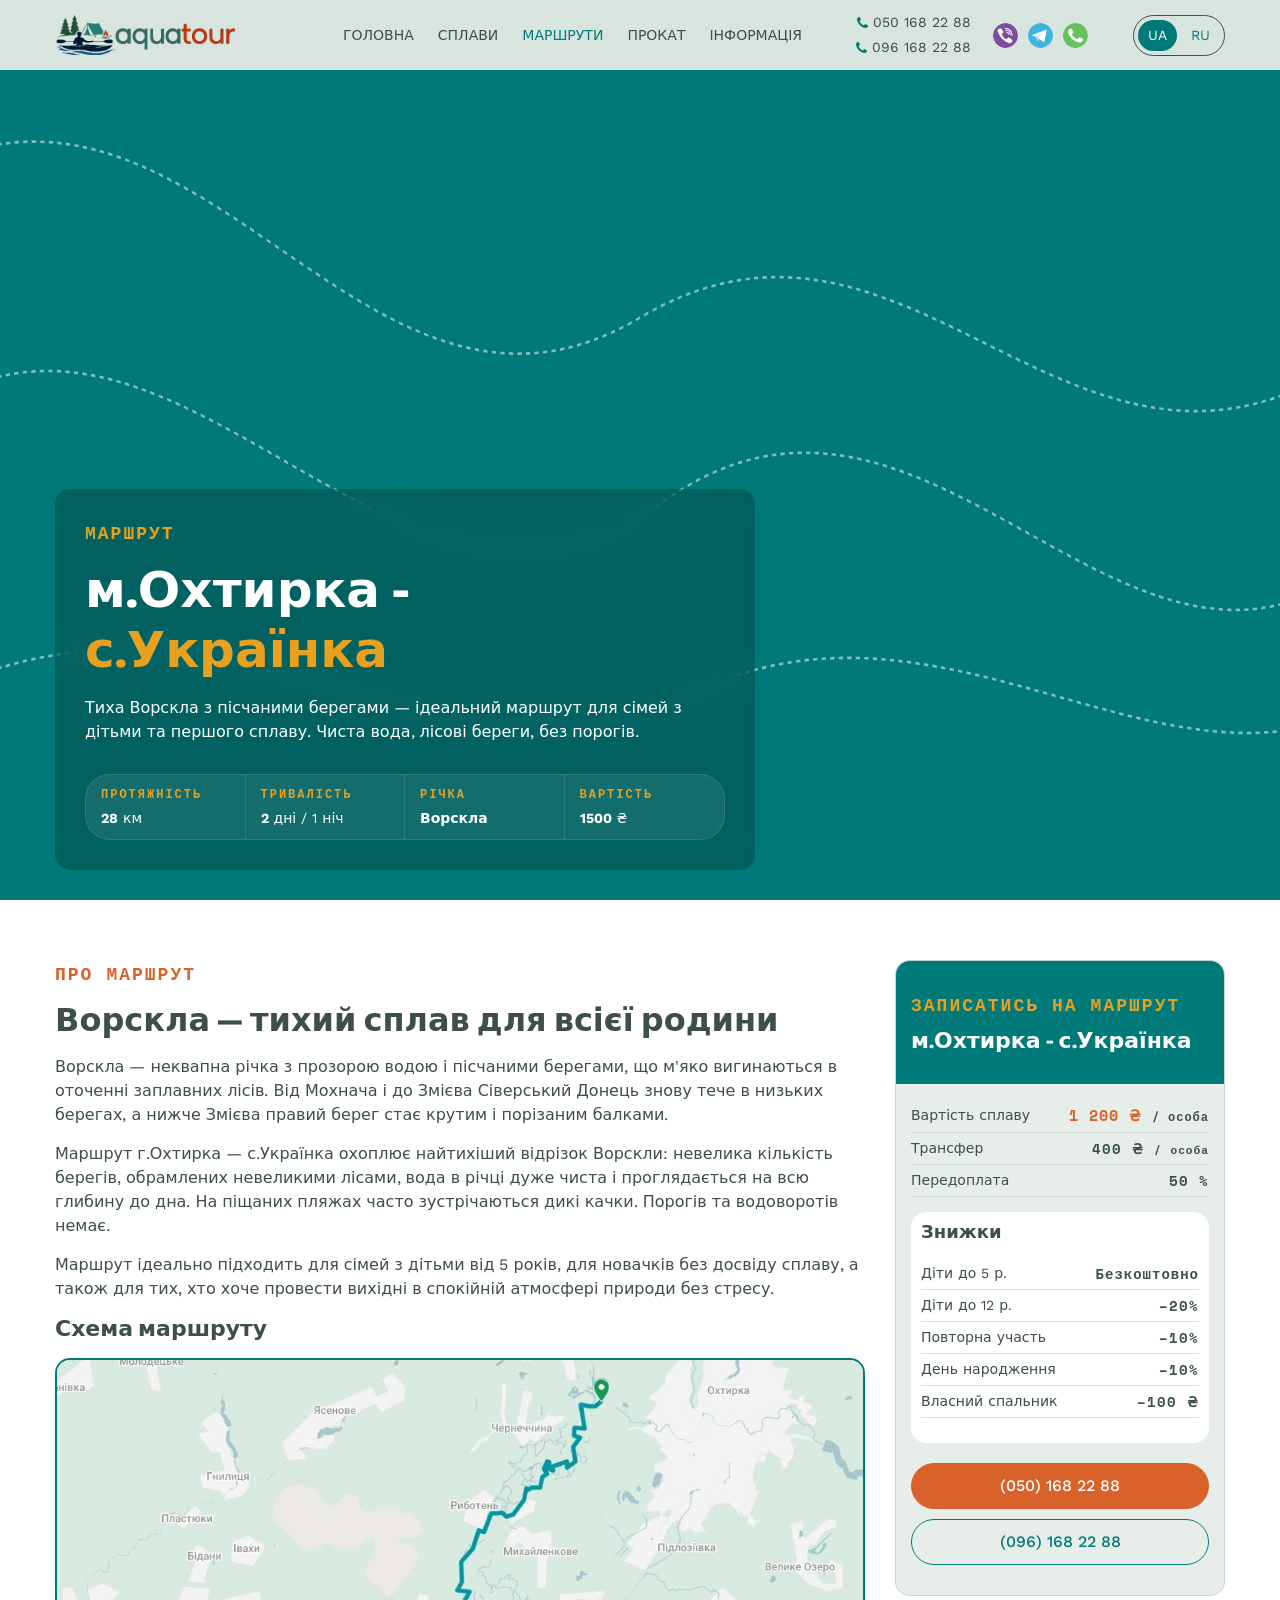
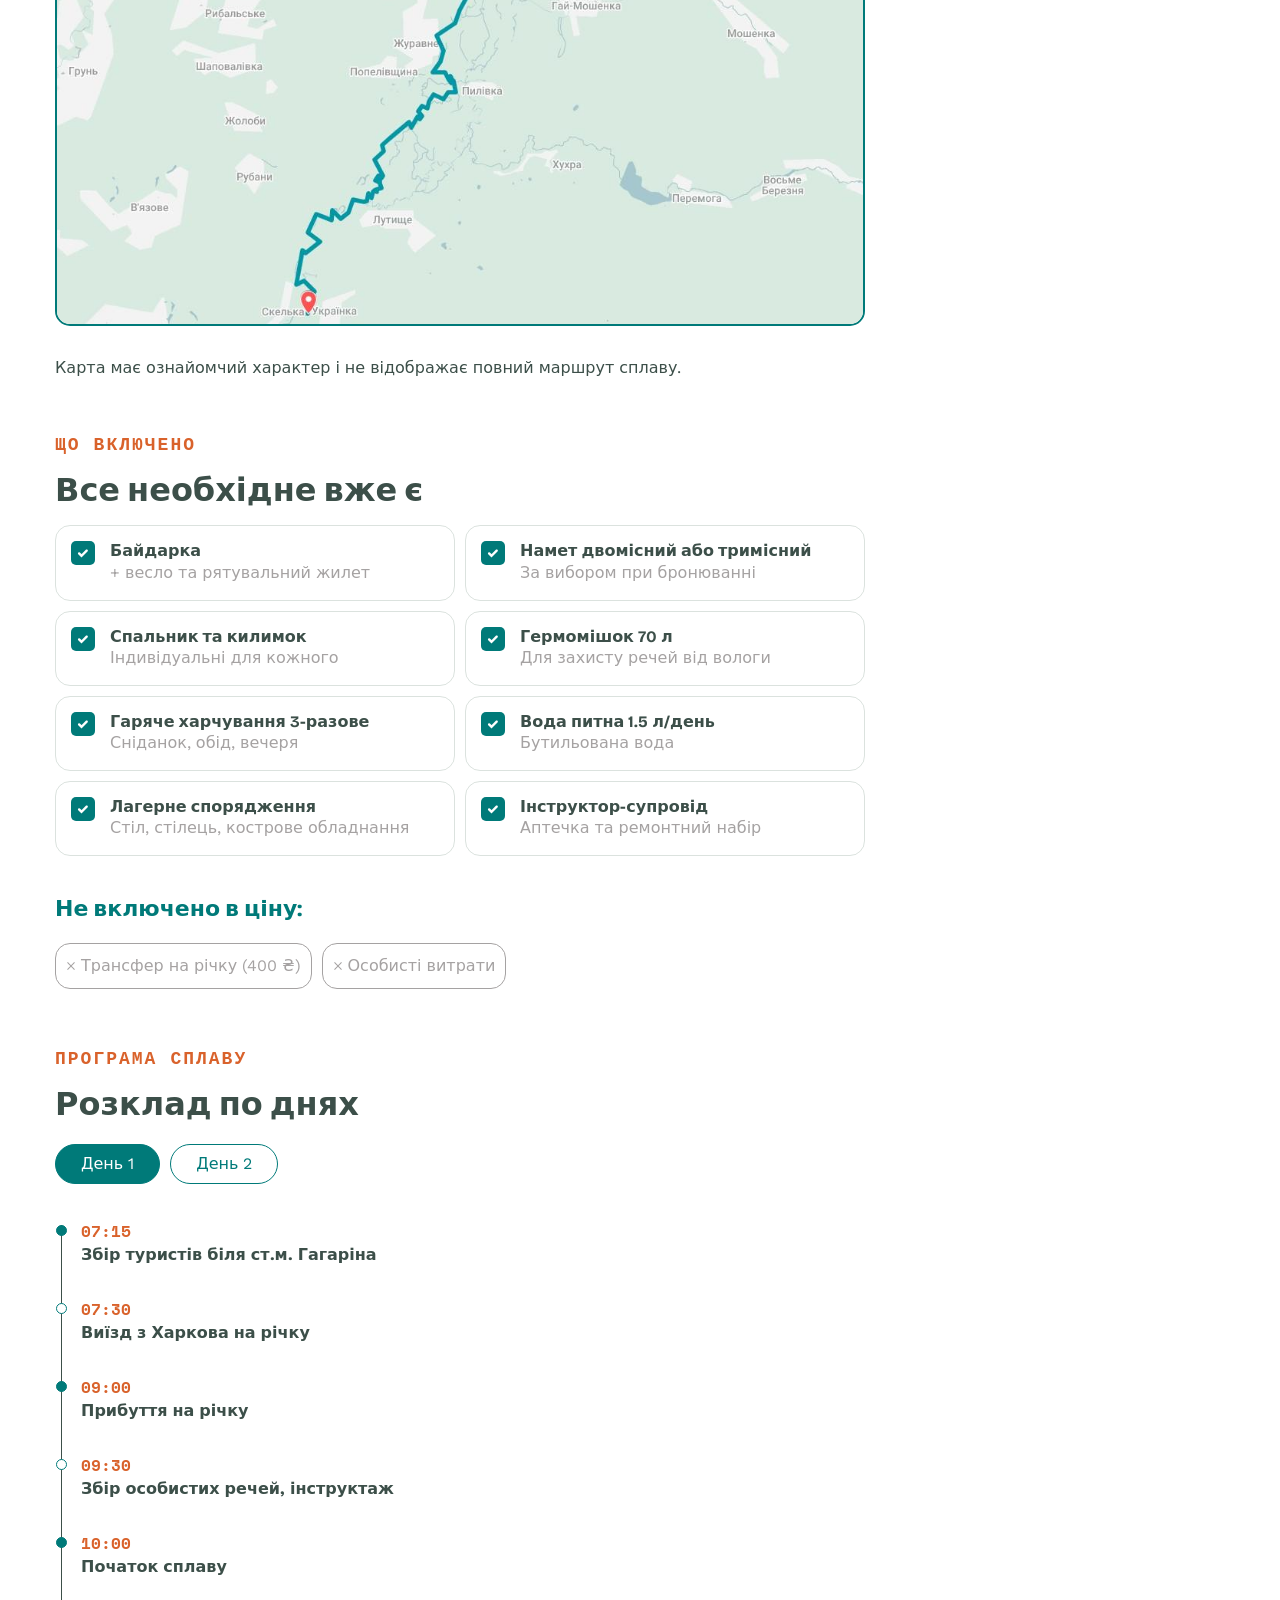
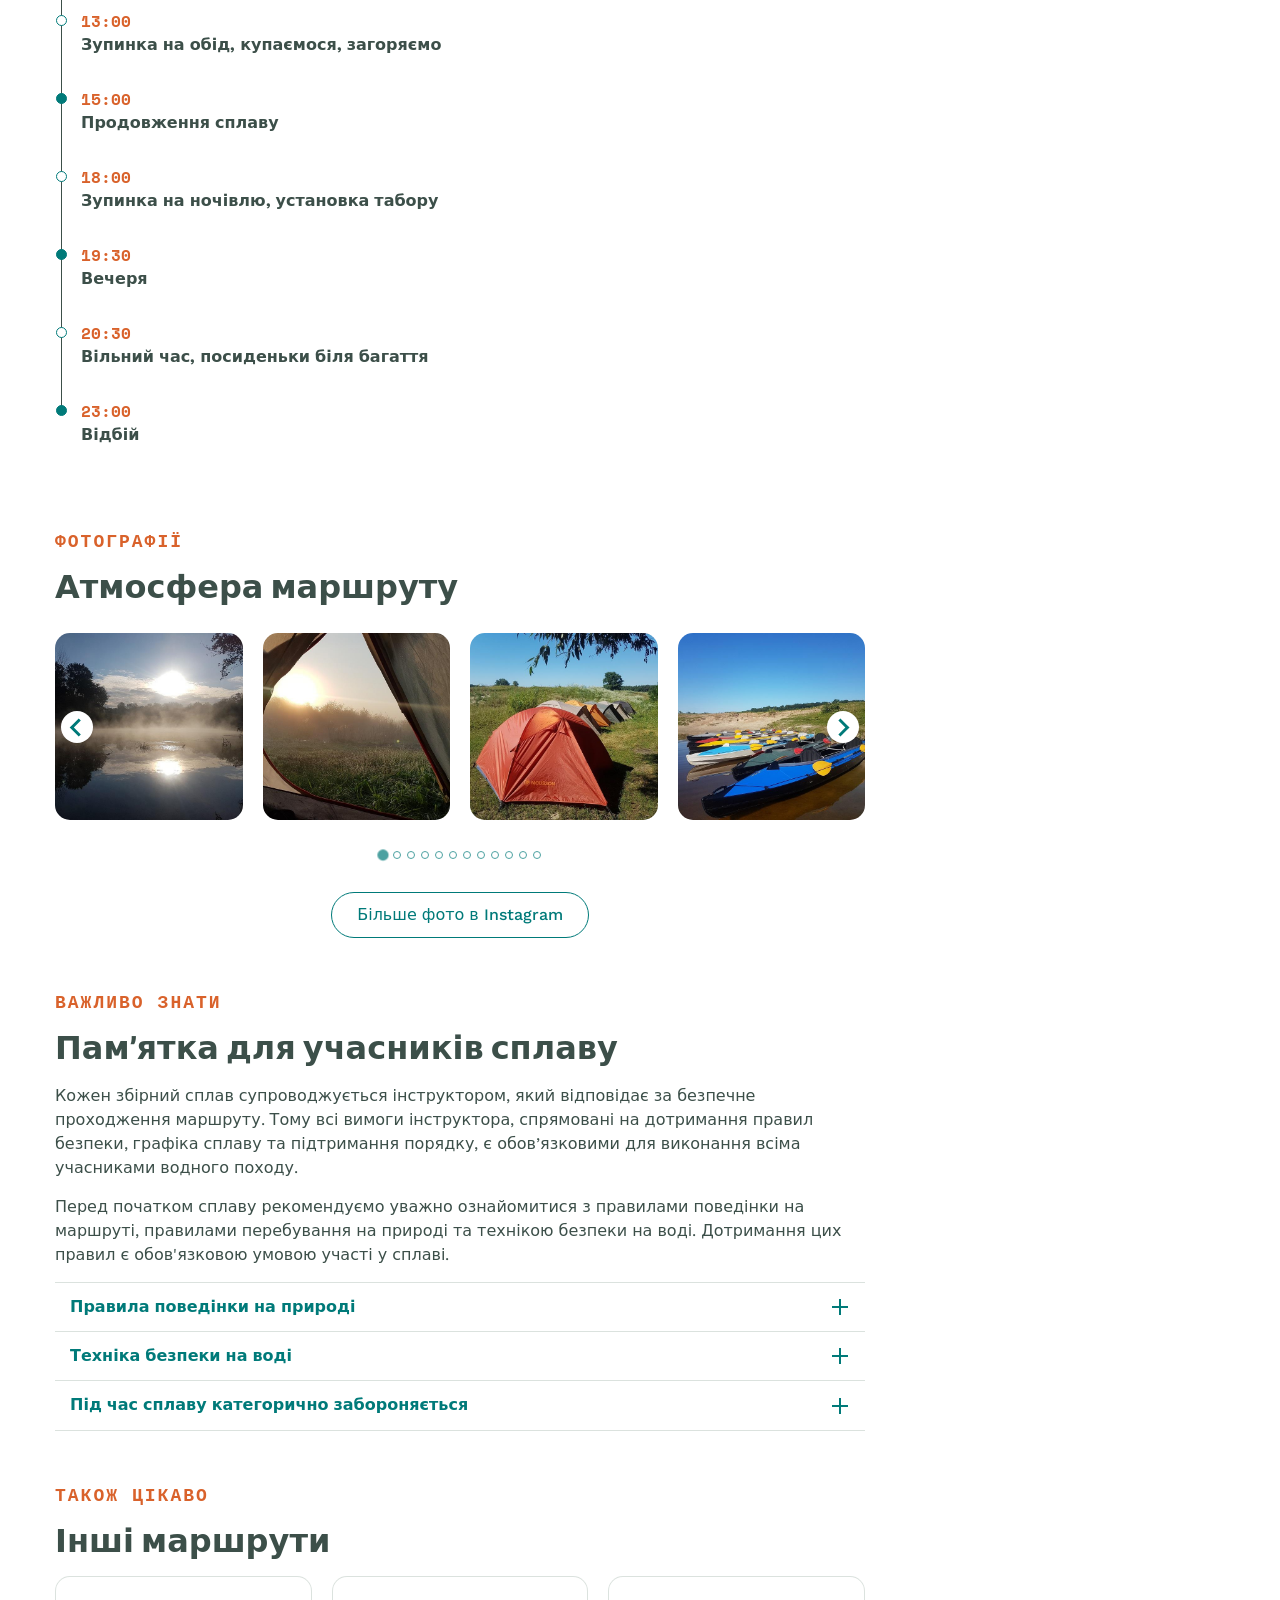
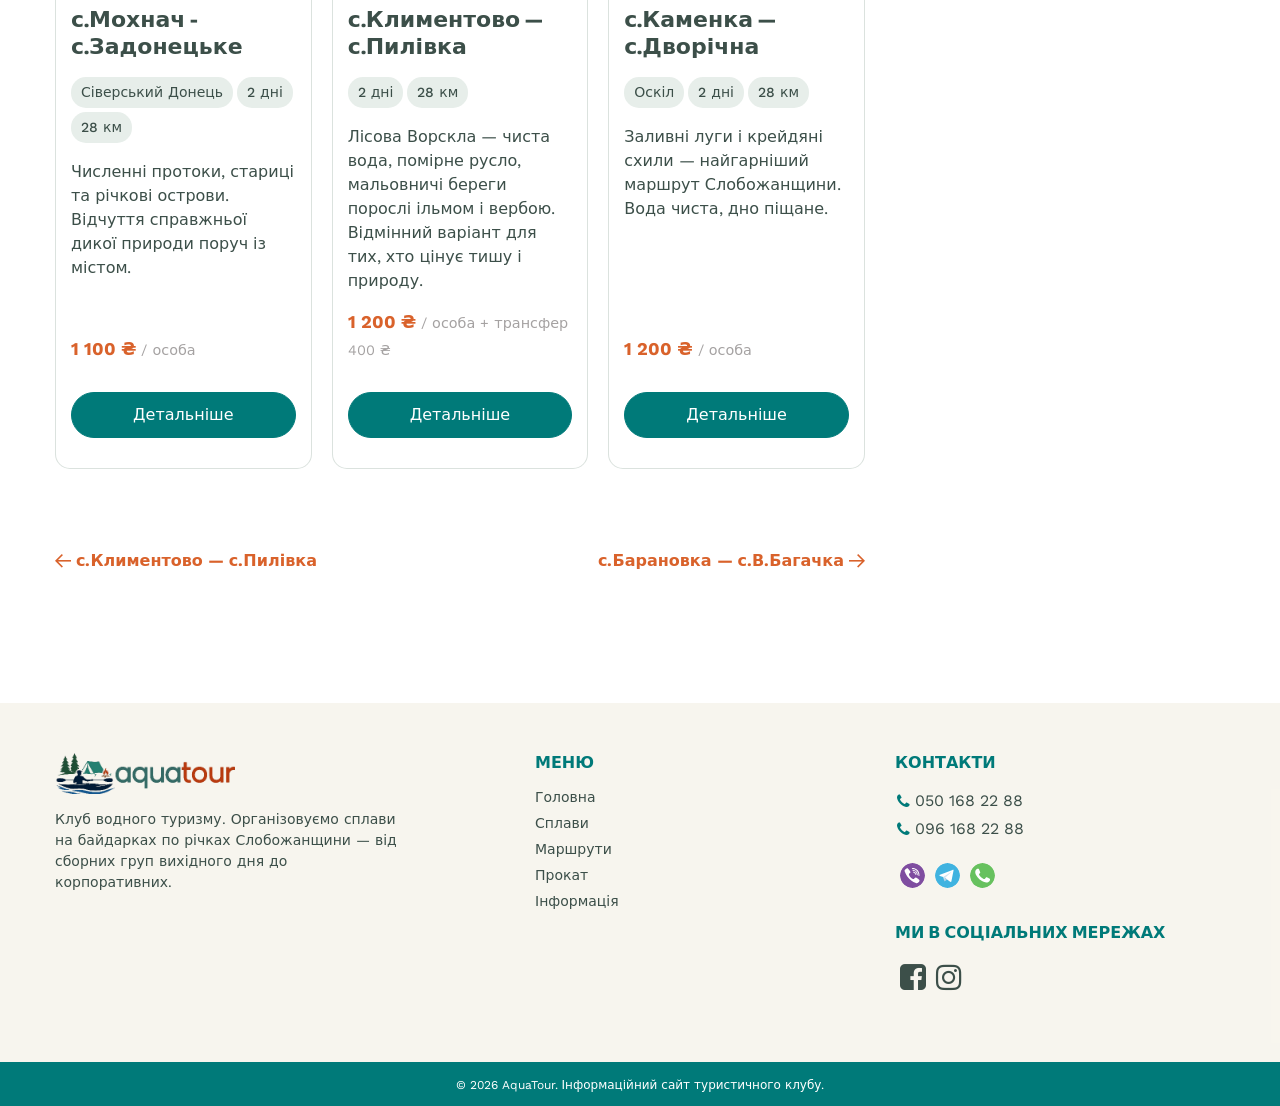
<file: marshrytu-detail.html>
<!doctype html>
<html lang="uk">
  <head>
    <meta charset="UTF-8" />
    <meta name="viewport" content="width=device-width, initial-scale=1.0" />
    <title>Маршрут м.Охтирка - с.Українка</title>
  <link href="css/main.min.css" rel="stylesheet"></head>
  <body>
    <div class="wrapper">
      <header class="header">
        <div class="container">
          <div class="row">
            <strong class="logo">
              <a href="index.html">
                <img
                  src="images/logo.png"
                  width="452"
                  height="102"
                  alt="Aquatour"
                />
              </a>
            </strong>
            <button class="nav-opener" type="button"><span></span></button>
            <div class="drop">
              <nav class="nav">
                <ul class="menu">
                  <li><a href="index.html">Головна</a></li>
                  <li><a href="splavu.html">Сплави</a></li>
                  <li class="active"><a href="marshrytu.html">Маршрути</a></li>
                  <li><a href="prokat.html">Прокат</a></li>
                  <li><a href="informatsiya.html">Інформація</a></li>
                </ul>
              </nav>
              <ul class="contacts-list">
                <li>
                  <i class="icon-phone"></i
                  ><a href="tel:+380501682288">050 168 22 88</a>
                </li>
                <li>
                  <i class="icon-phone"></i
                  ><a href="tel:+380961682288">096 168 22 88</a>
                </li>
              </ul>
              <ul class="messengers-list">
                <li>
                  <a href="#">
                    <img src="images/icon-viber.svg" alt="Viber" />
                  </a>
                </li>
                <li>
                  <a href="#"
                    ><img src="images/icon-telegram.svg" alt="Telegram"
                  /></a>
                </li>
                <li>
                  <a href="#"
                    ><img src="images/icon-whatsapp.svg" alt="Whatsapp"
                  /></a>
                </li>
              </ul>
              <ul class="languages-list">
                <li class="active"><a href="#">ua</a></li>
                <li><a href="#">ru</a></li>
              </ul>
            </div>
          </div>
        </div>
      </header>
      <main class="main">
        <section class="intro-section bg-green">
          <svg class="lines" viewBox="0 0 1200 340" preserveAspectRatio="none">
            <path
              d="M-50,60 C200,20 350,180 600,120 C850,60 1000,200 1250,140"
              fill="none"
              stroke="#fff"
              stroke-width="1"
              stroke-dasharray="4 4"
            ></path>
            <path
              d="M-50,150 C180,100 380,260 620,190 C860,120 1040,270 1250,220"
              fill="none"
              stroke="#fff"
              stroke-width="1"
              stroke-dasharray="4 4"
            ></path>
            <path
              d="M-50,260 C220,210 420,310 660,260 C880,220 1080,300 1260,270"
              fill="none"
              stroke="#fff"
              stroke-width="1"
              stroke-dasharray="4 4"
            ></path>
          </svg>
          <div class="container">
            <div class="text-block" data-aos="fade-up" data-aos-delay="100">
              <strong class="subtitle">Маршрут</strong>
              <h1>м.Охтирка - <span>с.Українка</span></h1>
              <p>
                Тиха Ворскла з пісчаними берегами — ідеальний маршрут для сімей
                з дітьми та першого сплаву. Чиста вода, лісові береги, без
                порогів.
              </p>
              <ul class="river-info">
                <li>
                  <strong class="title">Протяжність</strong>
                  <span class="info"><b>28</b> км</span>
                </li>
                <li>
                  <strong class="title">Тривалість</strong>
                  <span class="info"><b>2</b> дні / 1 ніч</span>
                </li>
                <li>
                  <strong class="title">Річка</strong>
                  <span class="info"><b>Ворскла</b></span>
                </li>
                <li>
                  <strong class="title">Вартість</strong>
                  <span class="info"><b>1500</b> ₴</span>
                </li>
              </ul>
            </div>
          </div>
        </section>
        <div class="section bg-white">
          <div class="container">
            <div class="row">
              <div class="col col-md-60 col-lg-70">
                <article class="route">
                  <div class="about-block" data-aos="fade-up">
                    <strong class="subtitle secondary">Про маршрут</strong>
                    <h2>Ворскла — тихий сплав для всієї родини</h2>
                    <p>
                      Ворскла — неквапна річка з прозорою водою і пісчаними
                      берегами, що м'яко вигинаються в оточенні заплавних лісів.
                      Від Мохнача і до Змієва Сіверський Донець знову тече в
                      низьких берегах, а нижче Змієва правий берег стає крутим і
                      порізаним балками.
                    </p>
                    <p>
                      Маршрут г.Охтирка — с.Українка охоплює найтихіший відрізок
                      Ворскли: невелика кількість берегів, обрамлених невеликими
                      лісами, вода в річці дуже чиста і проглядається на всю
                      глибину до дна. На піщаних пляжах часто зустрічаються дикі
                      качки. Порогів та водоворотів немає.
                    </p>
                    <p>
                      Маршрут ідеально підходить для сімей з дітьми від 5 років,
                      для новачків без досвіду сплаву, а також для тих, хто хоче
                      провести вихідні в спокійній атмосфері природи без стресу.
                    </p>
                  </div>
                  <div
                    class="map-block block"
                    data-aos="fade-up"
                    data-aos-delay="100"
                  >
                    <h3>Схема маршруту</h3>
                    <div class="map">
                      <iframe
                        src="https://www.google.com/maps/d/embed?mid=1pazL34otmtEQ65JR5TtFUcaZYjF5e9U&ehbc=2E312F&noprof=1"
                        width="640"
                        height="480"
                        loading="lazy"
                      ></iframe>
                      <img
                        class="bg-img"
                        width="1051"
                        height="767"
                        loading="lazy"
                        src="images/map-img.jpg"
                        alt="image description"
                      />
                    </div>
                    <p>
                      Карта має ознайомчий характер і не відображає повний
                      маршрут сплаву.
                    </p>
                  </div>
                  <div class="included-block">
                    <div data-aos="fade-up" data-aos-delay="100">
                      <strong class="subtitle secondary">Що включено</strong>
                      <h2>Все необхідне вже є</h2>
                    </div>
                    <ul class="included-list">
                      <li data-aos="fade-up" data-aos-delay="100">
                        <strong class="h5">Байдарка</strong>
                        <span class="info">+ весло та рятувальний жилет</span>
                      </li>
                      <li data-aos="fade-up" data-aos-delay="200">
                        <strong class="h5"
                          >Намет двомісний або тримісний</strong
                        >
                        <span class="info">За вибором при бронюванні</span>
                      </li>
                      <li data-aos="fade-up" data-aos-delay="300">
                        <strong class="h5">Спальник та килимок</strong>
                        <span class="info">Індивідуальні для кожного</span>
                      </li>
                      <li data-aos="fade-up" data-aos-delay="400">
                        <strong class="h5">Гермомішок 70 л</strong>
                        <span class="info">Для захисту речей від вологи</span>
                      </li>
                      <li data-aos="fade-up" data-aos-delay="500">
                        <strong class="h5">Гаряче харчування 3-разове</strong>
                        <span class="info">Сніданок, обід, вечеря</span>
                      </li>
                      <li data-aos="fade-up" data-aos-delay="600">
                        <strong class="h5">Вода питна 1.5 л/день</strong>
                        <span class="info">Бутильована вода</span>
                      </li>
                      <li data-aos="fade-up" data-aos-delay="700">
                        <strong class="h5">Лагерне спорядження</strong>
                        <span class="info"
                          >Стіл, стілець, кострове обладнання</span
                        >
                      </li>
                      <li data-aos="fade-up" data-aos-delay="800">
                        <strong class="h5">Інструктор-супровід</strong>
                        <span class="info">Аптечка та ремонтний набір</span>
                      </li>
                    </ul>
                  </div>
                  <div
                    class="not-included-block block"
                    data-aos="fade-up"
                    data-aos-delay="100"
                  >
                    <h3>Не включено в ціну:</h3>
                    <ul class="not-included-list">
                      <li>
                        <span class="info">Трансфер на річку (400 ₴)</span>
                      </li>
                      <li><span class="info">Особисті витрати</span></li>
                    </ul>
                  </div>
                  <div
                    class="program-block block"
                    data-aos="fade-up"
                    data-aos-delay="100"
                  >
                    <strong class="subtitle secondary">Програма сплаву</strong>
                    <h2>Розклад по днях</h2>
                    <div class="tabs">
                      <ul class="tabset">
                        <li class="tab-item">
                          <button class="tab-opener" type="button">
                            День 1
                          </button>
                        </li>
                        <li class="tab-item">
                          <button class="tab-opener" type="button">
                            День 2
                          </button>
                        </li>
                      </ul>
                      <div class="tab-content">
                        <div class="tab-panel">
                          <ul class="program-list">
                            <li>
                              <span class="time">07:15</span>
                              <span class="info"
                                >Збір туристів біля ст.м. Гагаріна</span
                              >
                            </li>
                            <li>
                              <span class="time">07:30</span>
                              <span class="info">Виїзд з Харкова на річку</span>
                            </li>
                            <li>
                              <span class="time">09:00</span>
                              <span class="info">Прибуття на річку</span>
                            </li>
                            <li>
                              <span class="time">09:30</span>
                              <span class="info"
                                >Збір особистих речей, інструктаж</span
                              >
                            </li>
                            <li>
                              <span class="time">10:00</span>
                              <span class="info">Початок сплаву</span>
                            </li>
                            <li>
                              <span class="time">13:00</span>
                              <span class="info"
                                >Зупинка на обід, купаємося, загоряємо</span
                              >
                            </li>
                            <li>
                              <span class="time">15:00</span>
                              <span class="info">Продовження сплаву</span>
                            </li>
                            <li>
                              <span class="time">18:00</span>
                              <span class="info"
                                >Зупинка на ночівлю, установка табору</span
                              >
                            </li>
                            <li>
                              <span class="time">19:30</span>
                              <span class="info">Вечеря</span>
                            </li>
                            <li>
                              <span class="time">20:30</span>
                              <span class="info"
                                >Вільний час, посиденьки біля багаття</span
                              >
                            </li>
                            <li>
                              <span class="time">23:00</span>
                              <span class="info">Відбій</span>
                            </li>
                          </ul>
                        </div>
                        <div class="tab-panel">
                          <ul class="program-list">
                            <li>
                              <span class="time">08:00</span>
                              <span class="info"
                                >Підйом, збір табору, сніданок</span
                              >
                            </li>
                            <li>
                              <span class="time">10:30</span>
                              <span class="info">Вихід на маршрут</span>
                            </li>
                            <li>
                              <span class="time">13:00</span>
                              <span class="info"
                                >Зупинка на обід, купаємося, загоряємо</span
                              >
                            </li>
                            <li>
                              <span class="time">15:00</span>
                              <span class="info">Продовження сплаву</span>
                            </li>
                            <li>
                              <span class="time">16:00</span>
                              <span class="info">Завершення сплаву</span>
                            </li>
                            <li>
                              <span class="time">16:30</span>
                              <span class="info">Виїзд до Харкова</span>
                            </li>
                            <li>
                              <span class="time">18:30</span>
                              <span class="info"
                                >Прибуття до Харкова на ст.м. Гагаріна</span
                              >
                            </li>
                          </ul>
                        </div>
                      </div>
                    </div>
                  </div>
                  <div
                    class="gallery-block block"
                    data-aos="fade-up"
                    data-aos-delay="100"
                  >
                    <strong class="subtitle secondary">Фотографії</strong>
                    <h2>Атмосфера маршруту</h2>
                    <div
                      class="gallery-splide splide"
                      role="group"
                      aria-label="gallery carousel"
                      data-aos="fade-in"
                      data-aos-delay="300"
                    >
                      <div class="splide__track">
                        <ul class="splide__list">
                          <li class="splide__slide">
                            <a
                              class="bg-block"
                              href="images/gallery-img-voshod-solnca.jpg"
                              data-pswp-width="600"
                              data-pswp-height="600"
                            >
                              <img
                                class="bg-img"
                                src="images/gallery-img-voshod-solnca.jpg"
                                width="600"
                                height="600"
                                loading="lazy"
                                alt="image description"
                              />
                            </a>
                          </li>
                          <li class="splide__slide">
                            <a
                              class="bg-block"
                              href="images/gallery-img-palatka.jpg"
                              data-pswp-width="600"
                              data-pswp-height="600"
                            >
                              <img
                                class="bg-img"
                                src="images/gallery-img-palatka.jpg"
                                width="600"
                                height="600"
                                loading="lazy"
                                alt="image description"
                              />
                            </a>
                          </li>
                          <li class="splide__slide">
                            <a
                              class="bg-block"
                              href="images/gallery-img-palatki.jpg"
                              data-pswp-width="600"
                              data-pswp-height="600"
                            >
                              <img
                                class="bg-img"
                                src="images/gallery-img-palatki.jpg"
                                width="600"
                                height="600"
                                loading="lazy"
                                alt="image description"
                              />
                            </a>
                          </li>
                          <li class="splide__slide">
                            <a
                              class="bg-block"
                              href="images/gallery-img-baidarki.jpg"
                              data-pswp-width="600"
                              data-pswp-height="600"
                            >
                              <img
                                class="bg-img"
                                src="images/gallery-img-baidarki.jpg"
                                width="600"
                                height="600"
                                loading="lazy"
                                alt="image description"
                              />
                            </a>
                          </li>
                          <li class="splide__slide">
                            <a
                              class="bg-block"
                              href="images/gallery-img-vbaidarke.jpg"
                              data-pswp-width="600"
                              data-pswp-height="600"
                            >
                              <img
                                class="bg-img"
                                src="images/gallery-img-vbaidarke.jpg"
                                width="600"
                                height="600"
                                loading="lazy"
                                alt="image description"
                              />
                            </a>
                          </li>
                          <li class="splide__slide">
                            <a
                              class="bg-block"
                              href="images/gallery-img-veslo.jpg"
                              data-pswp-width="600"
                              data-pswp-height="600"
                            >
                              <img
                                class="bg-img"
                                src="images/gallery-img-veslo.jpg"
                                width="600"
                                height="600"
                                loading="lazy"
                                alt="image description"
                              />
                            </a>
                          </li>
                          <li class="splide__slide">
                            <a
                              class="bg-block"
                              href="images/gallery-img-vbaidarke-2.jpg"
                              data-pswp-width="600"
                              data-pswp-height="600"
                            >
                              <img
                                class="bg-img"
                                src="images/gallery-img-vbaidarke-2.jpg"
                                width="600"
                                height="600"
                                loading="lazy"
                                alt="image description"
                              />
                            </a>
                          </li>
                          <li class="splide__slide">
                            <a
                              class="bg-block"
                              href="images/gallery-img-topor.jpg"
                              data-pswp-width="600"
                              data-pswp-height="600"
                            >
                              <img
                                class="bg-img"
                                src="images/gallery-img-topor.jpg"
                                width="600"
                                height="600"
                                loading="lazy"
                                alt="image description"
                              />
                            </a>
                          </li>
                          <li class="splide__slide">
                            <a
                              class="bg-block"
                              href="images/gallery-img-kotel.jpg"
                              data-pswp-width="600"
                              data-pswp-height="600"
                            >
                              <img
                                class="bg-img"
                                src="images/gallery-img-kotel.jpg"
                                width="600"
                                height="600"
                                loading="lazy"
                                alt="image description"
                              />
                            </a>
                          </li>
                          <li class="splide__slide">
                            <a
                              class="bg-block"
                              href="images/gallery-img-borsch.jpg"
                              data-pswp-width="600"
                              data-pswp-height="600"
                            >
                              <img
                                class="bg-img"
                                src="images/gallery-img-borsch.jpg"
                                width="600"
                                height="600"
                                loading="lazy"
                                alt="image description"
                              />
                            </a>
                          </li>
                          <li class="splide__slide">
                            <a
                              class="bg-block"
                              href="images/gallery-img-donec.jpg"
                              data-pswp-width="600"
                              data-pswp-height="600"
                            >
                              <img
                                class="bg-img"
                                src="images/gallery-img-donec.jpg"
                                width="600"
                                height="600"
                                loading="lazy"
                                alt="image description"
                              />
                            </a>
                          </li>
                          <li class="splide__slide">
                            <a
                              class="bg-block"
                              href="images/gallery-img-zakat.jpg"
                              data-pswp-width="600"
                              data-pswp-height="600"
                            >
                              <img
                                class="bg-img"
                                src="images/gallery-img-zakat.jpg"
                                width="600"
                                height="600"
                                loading="lazy"
                                alt="image description"
                              />
                            </a>
                          </li>
                        </ul>
                      </div>
                    </div>
                    <div class="btn-holder text-center">
                      <a href="#" class="btn btn-outline"
                        >Більше фото в Instagram</a
                      >
                    </div>
                  </div>
                  <div
                    class="important-block block"
                    data-aos="fade-up"
                    data-aos-delay="100"
                  >
                    <strong class="subtitle secondary">Важливо знати</strong>
                    <h2>Пам’ятка для учасників сплаву</h2>
                    <p>
                      Кожен збірний сплав супроводжується інструктором, який
                      відповідає за безпечне проходження маршруту. Тому всі
                      вимоги інструктора, спрямовані на дотримання правил
                      безпеки, графіка сплаву та підтримання порядку, є
                      обов’язковими для виконання всіма учасниками водного
                      походу.
                    </p>
                    <p>
                      Перед початком сплаву рекомендуємо уважно ознайомитися з
                      правилами поведінки на маршруті, правилами перебування на
                      природі та технікою безпеки на воді. Дотримання цих правил
                      є обов'язковою умовою участі у сплаві.
                    </p>
                    <ul class="accordion">
                      <li class="accordion-item">
                        <button class="accordion-opener" type="button">
                          Правила поведінки на природі
                          <i class="icon-plus"></i>
                        </button>
                        <div class="accordion-slide">
                          <div class="text-block">
                            <ul>
                              <li>
                                Дбайливо ставтеся до природи та навколишнього
                                середовища.
                              </li>
                              <li>
                                Розведення вогнища та встановлення польового
                                кухонного обладнання здійснює інструктор із
                                дотриманням правил пожежної безпеки.
                              </li>
                              <li>Бережіть табірне спорядження та майно.</li>
                              <li>
                                Щоб уникнути лісових пожеж, повністю гасіть
                                сірники та недопалки.
                              </li>
                              <li>
                                Усе сміття забирається із собою та викидається
                                лише у спеціально відведених місцях після
                                завершення маршруту.
                              </li>
                              <li>
                                Не відходьте далеко від табору — існує ризик
                                заблукати. Якщо вирушаєте на прогулянку,
                                обов’язково повідомте про це інструктора та
                                візьміть із собою мобільний телефон і ліхтарик.
                              </li>
                              <li>
                                Не куштуйте незнайомі дикорослі ягоди, гриби та
                                рослини, оскільки серед них можуть бути отруйні.
                              </li>
                              <li>
                                Для оперативного вирішення будь-яких питань або
                                труднощів звертайтеся до інструктора.
                              </li>
                            </ul>
                          </div>
                        </div>
                      </li>
                      <li class="accordion-item">
                        <button class="accordion-opener" type="button">
                          Техніка безпеки на воді
                          <i class="icon-plus"></i>
                        </button>
                        <div class="accordion-slide">
                          <div class="text-block">
                            <ul>
                              <li>
                                Групу постійно супроводжує інструктор (керівник
                                групи), який відповідає за загальну безпеку
                                учасників. У нього є аптечка першої допомоги та
                                ремонтний набір для усунення можливих технічних
                                несправностей. Особисту аптечку учасники
                                формують самостійно відповідно до рекомендацій
                                лікаря.
                              </li>
                              <li>
                                Під час перебування в байдарці кожен учасник
                                зобов’язаний мати рятувальний жилет, готовий до
                                використання, незалежно від віку та вміння
                                плавати.
                              </li>
                              <li>
                                Завантажувати та вивантажувати речі необхідно
                                лише після спуску байдарки на воду.
                              </li>
                              <li>
                                Під час руху екіпажі повинні перебувати в межах
                                прямої видимості один одного. Дотримуйтеся
                                загального темпу групи та не відставайте й не
                                випереджайте інших учасників.
                              </li>
                              <li>
                                Не намагайтеся вставати в байдарці на повний
                                зріст, щоб уникнути перекидання судна.
                              </li>
                              <li>
                                Під час зупинок байдарки повинні бути витягнуті
                                на берег або надійно закріплені. Надувні
                                байдарки не слід залишати під прямими сонячними
                                променями.
                              </li>
                              <li>
                                Під час наближення до перешкод (корчі, завали,
                                мости, навислі гілки) завчасно зменшуйте
                                швидкість руху. Перед проходженням складних
                                ділянок уважно вислухайте рекомендації
                                інструктора та допомагайте сусіднім екіпажам.
                              </li>
                            </ul>
                          </div>
                        </div>
                      </li>
                      <li class="accordion-item">
                        <button class="accordion-opener" type="button">
                          Під час сплаву категорично забороняється
                          <i class="icon-plus"></i>
                        </button>
                        <div class="accordion-slide">
                          <div class="text-block">
                            <ul>
                              <li>пірнати у воду з розбігу з берега</li>
                              <li>
                                палити в наметі, користуватися свічками або
                                запальничками всередині наметів
                              </li>
                              <li>брати сокиру без дозволу інструктора</li>
                              <li>порушувати правила проведення сплаву</li>
                              <li>палити в байдарці</li>
                              <li>
                                вживати міцні алкогольні напої до виходу на воду
                                та під час сплаву
                              </li>
                              <li>
                                виконувати дії, які можуть призвести до
                                нещасного випадку
                              </li>
                              <li>навмисно врізатися в інші байдарки</li>
                            </ul>
                          </div>
                        </div>
                      </li>
                    </ul>
                  </div>
                  <div class="routes-block block">
                    <div data-aos="fade-up" data-aos-delay="100">
                      <strong class="subtitle secondary">Також цікаво</strong>
                      <h2>Інші маршрути</h2>
                    </div>
                    <div class="row">
                      <div class="col" data-aos="fade-up" data-aos-delay="100">
                        <article class="route-card">
                          <div class="card-body">
                            <h3>с.Мохнач - с.Задонецьке</h3>
                            <ul class="tag-list">
                              <li>
                                <span class="tag">Сіверський Донець</span>
                              </li>
                              <li><span class="tag">2 дні</span></li>
                              <li><span class="tag">28 км</span></li>
                            </ul>
                            <p>
                              Численні протоки, стариці та річкові острови.
                              Відчуття справжньої дикої природи поруч із містом.
                            </p>
                          </div>
                          <div class="card-footer">
                            <span class="price"
                              >1 100 ₴ <small>/ особа</small></span
                            >
                            <a href="#" class="btn">Детальніше</a>
                          </div>
                        </article>
                      </div>
                      <div class="col" data-aos="fade-up" data-aos-delay="200">
                        <article class="route-card">
                          <div class="card-body">
                            <h3>с.Климентово — с.Пилівка</h3>
                            <ul class="tag-list">
                              <li><span class="tag">2 дні</span></li>
                              <li><span class="tag">28 км</span></li>
                            </ul>
                            <p>
                              Лісова Ворскла — чиста вода, помірне русло,
                              мальовничі береги порослі ільмом і вербою.
                              Відмінний варіант для тих, хто цінує тишу і
                              природу.
                            </p>
                          </div>
                          <div class="card-footer">
                            <span class="price"
                              >1 200 ₴
                              <small>/ особа + трансфер 400 ₴</small></span
                            >
                            <a href="#" class="btn">Детальніше</a>
                          </div>
                        </article>
                      </div>
                      <div class="col" data-aos="fade-up" data-aos-delay="300">
                        <article class="route-card">
                          <div class="card-body">
                            <h3>с.Каменка — с.Дворічна</h3>
                            <ul class="tag-list">
                              <li><span class="tag">Оскіл</span></li>
                              <li><span class="tag">2 дні</span></li>
                              <li><span class="tag">28 км</span></li>
                            </ul>
                            <p>
                              Заливні луги і крейдяні схили — найгарніший
                              маршрут Слобожанщини. Вода чиста, дно піщане.
                            </p>
                          </div>
                          <div class="card-footer">
                            <span class="price"
                              >1 200 ₴ <small>/ особа</small></span
                            >
                            <a href="#" class="btn">Детальніше</a>
                          </div>
                        </article>
                      </div>
                    </div>
                  </div>
                  <nav
                    class="navigation"
                    data-aos="fade-up"
                    data-aos-delay="100"
                  >
                    <a class="prev-btn" href="#" rel="prev"
                      ><i class="icon-arrow-left"></i>с.Климентово —
                      с.Пилівка</a
                    >
                    <a class="next-btn" href="#" rel="next"
                      >с.Барановка — с.В.Багачка <i class="icon-arrow-right"></i
                    ></a>
                  </nav>
                </article>
              </div>
              <div class="col col-md-40 col-lg-30">
                <aside class="sidebar" data-aos="fade-in" data-aos-delay="100">
                  <div class="heading-block">
                    <strong class="subtitle">Записатись на маршрут</strong>
                    <h3>м.Охтирка - с.Українка</h3>
                  </div>
                  <ul class="cost-list">
                    <li>
                      <span class="info">Вартість сплаву</span>
                      <span class="price">1 200 ₴ <small>/ особа</small></span>
                    </li>
                    <li>
                      <span class="info">Трансфер</span>
                      <span class="price">400 ₴ <small>/ особа</small></span>
                    </li>
                    <li>
                      <span class="info">Передоплата</span>
                      <span class="price">50 %</span>
                    </li>
                  </ul>
                  <div class="discounts-block">
                    <h4>Знижки</h4>
                    <ul class="cost-list">
                      <li>
                        <span class="info">Діти до 5 р.</span>
                        <span class="price">Безкоштовно</span>
                      </li>
                      <li>
                        <span class="info">Діти до 12 р.</span>
                        <span class="price">–20%</span>
                      </li>
                      <li>
                        <span class="info">Повторна участь</span>
                        <span class="price">–10%</span>
                      </li>
                      <li>
                        <span class="info">День народження</span>
                        <span class="price">–10%</span>
                      </li>
                      <li>
                        <span class="info">Власний спальник</span>
                        <span class="price">–100 ₴</span>
                      </li>
                    </ul>
                  </div>
                  <div class="btn-holder">
                    <a href="#" class="btn btn-secondary">(050) 168 22 88</a>
                    <a href="#" class="btn btn-outline">(096) 168 22 88</a>
                  </div>
                </aside>
              </div>
            </div>
          </div>
        </div>
      </main>
      <footer class="footer" data-aos="fade-in">
        <div class="footer-top">
          <div class="container">
            <div class="row">
              <div class="col col-md-40">
                <strong class="logo">
                  <a href="index.html">
                    <img
                      src="images/logo.png"
                      width="452"
                      height="102"
                      alt="Aquatour"
                    />
                  </a>
                </strong>
                <div class="text-block">
                  <p>
                    Клуб водного туризму. Організовуємо сплави на байдарках по
                    річках Слобожанщини — від сборних груп вихідного дня до
                    корпоративних.
                  </p>
                </div>
              </div>
              <div class="col col-md-30">
                <strong class="h5">Меню</strong>
                <nav class="nav">
                  <ul class="menu">
                    <li><a href="index.html">Головна</a></li>
                    <li><a href="splavu.html">Сплави</a></li>
                    <li><a href="marshrytu.html">Маршрути</a></li>
                    <li><a href="prokat.html">Прокат</a></li>
                    <li><a href="informatsiya.html">Інформація</a></li>
                  </ul>
                </nav>
              </div>
              <div class="col col-md-30">
                <strong class="h5">Контакти</strong>
                <ul class="contacts-list">
                  <li>
                    <i class="icon-phone"></i
                    ><a href="tel:+380501682288">050 168 22 88</a>
                  </li>
                  <li>
                    <i class="icon-phone"></i
                    ><a href="tel:+380961682288">096 168 22 88</a>
                  </li>
                </ul>
                <ul class="messengers-list">
                  <li>
                    <a href="#">
                      <img src="images/icon-viber.svg" alt="Viber" />
                    </a>
                  </li>
                  <li>
                    <a href="#"
                      ><img src="images/icon-telegram.svg" alt="Telegram"
                    /></a>
                  </li>
                  <li>
                    <a href="#"
                      ><img src="images/icon-whatsapp.svg" alt="Whatsapp"
                    /></a>
                  </li>
                </ul>
                <strong class="h5"> Ми в соціальних мережах </strong>
                <ul class="social-networks">
                  <li>
                    <a href="#"><i class="icon-facebook"></i></a>
                  </li>
                  <li>
                    <a href="#"><i class="icon-instagram"></i></a>
                  </li>
                </ul>
              </div>
            </div>
          </div>
        </div>
        <div class="footer-bottom">
          <div class="container">
            <span class="copyright"
              >&copy; 2026 AquaTour. Інформаційний сайт туристичного
              клубу.</span
            >
          </div>
        </div>
      </footer>
    </div>
  <script defer src="js/main.js"></script></body>
</html>
</file>
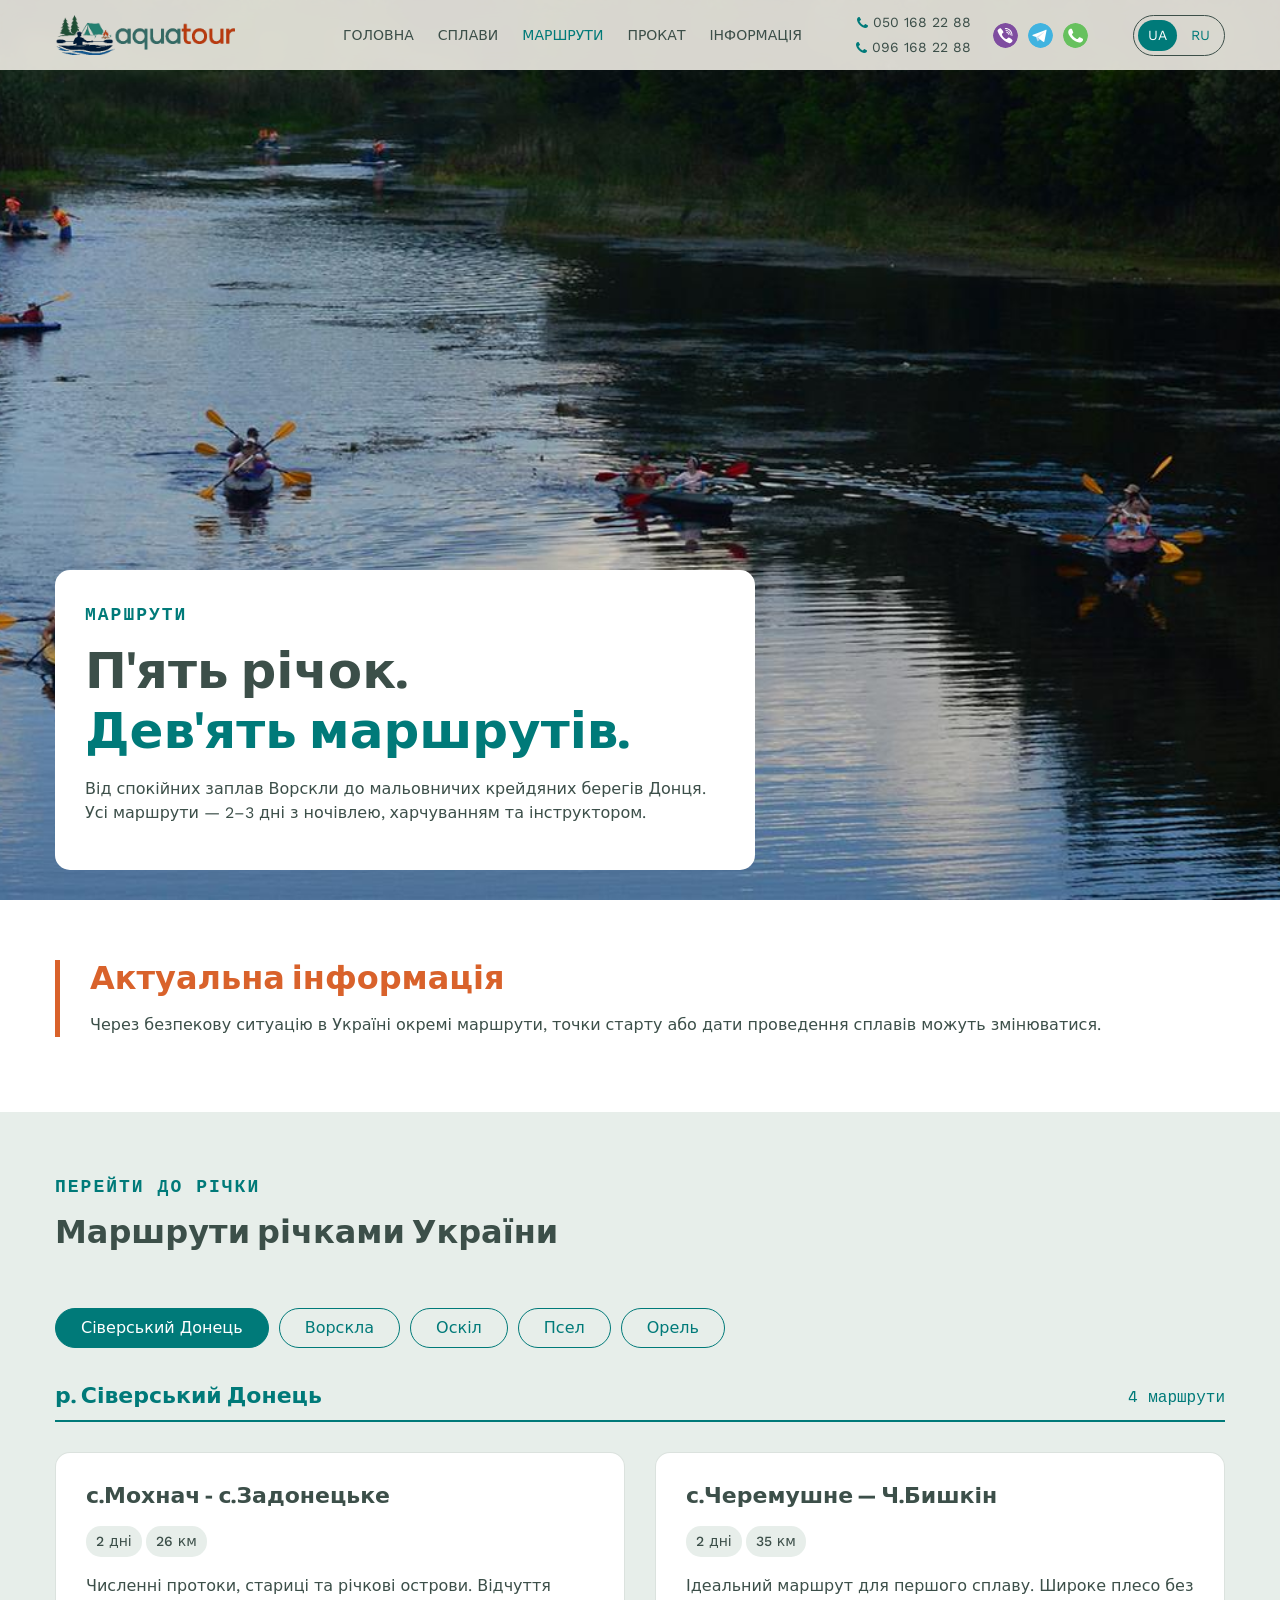
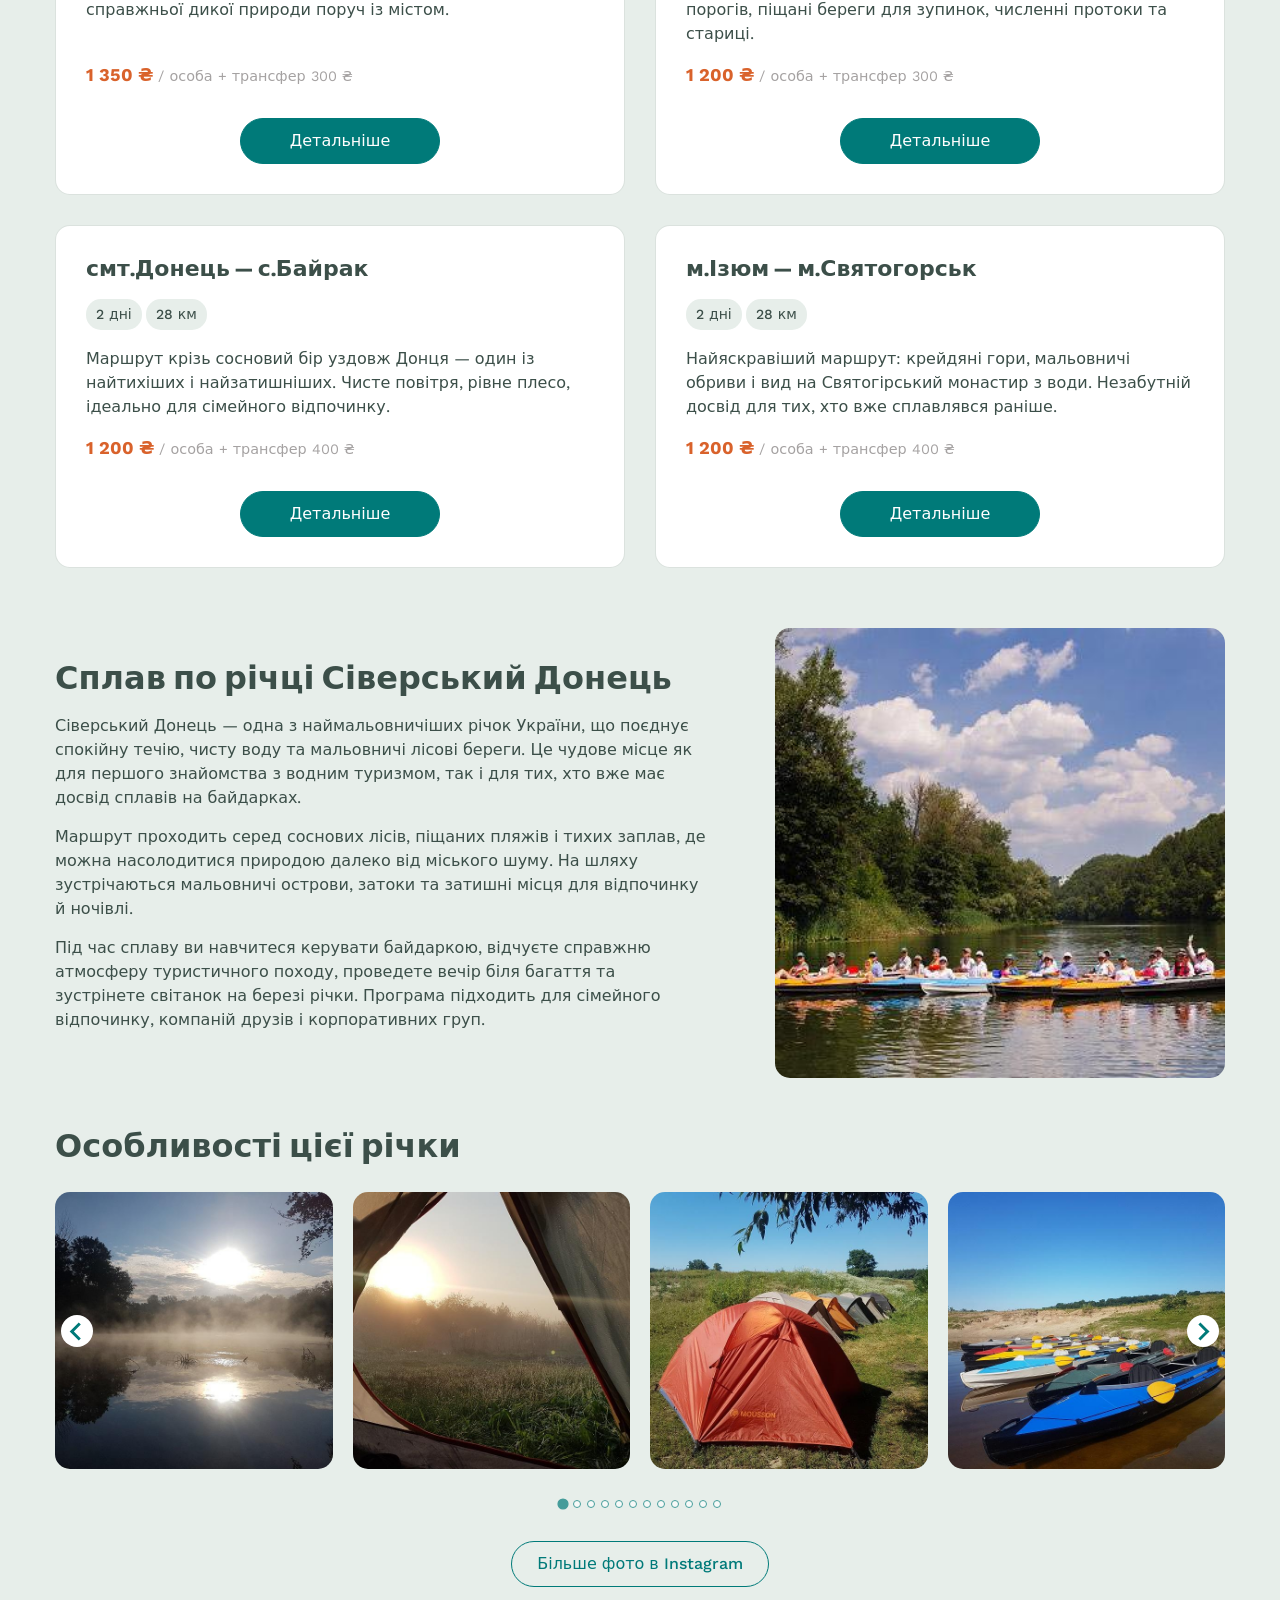
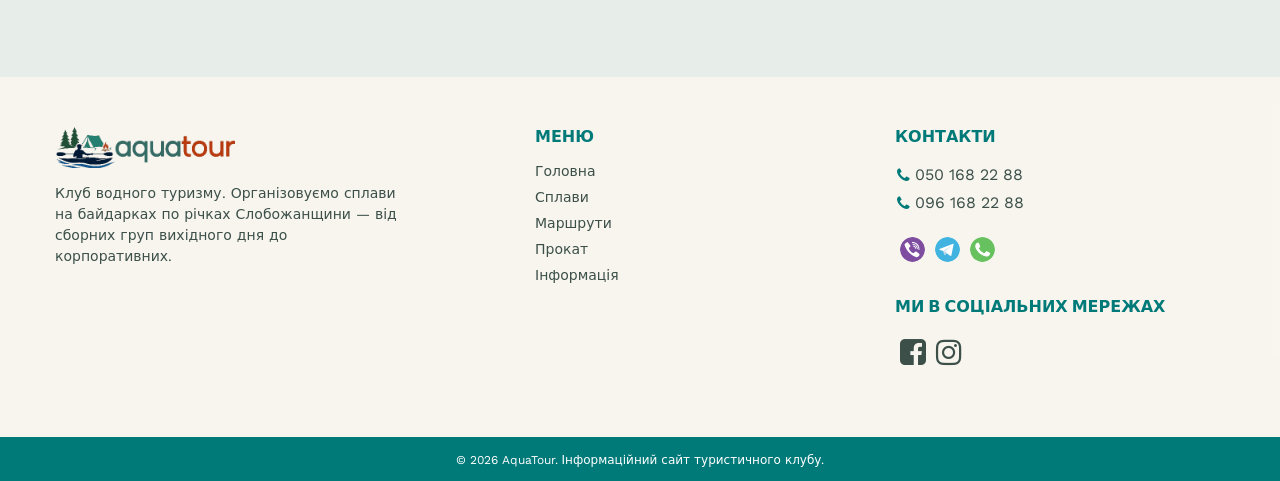
<file: marshrytu.html>
<!doctype html>
<html lang="uk">
  <head>
    <meta charset="UTF-8" />
    <meta name="viewport" content="width=device-width, initial-scale=1.0" />
    <title>Маршрути</title>
  <link href="css/main.min.css" rel="stylesheet"></head>
  <body>
    <div class="wrapper">
      <header class="header">
        <div class="container">
          <div class="row">
            <strong class="logo">
              <a href="index.html">
                <img
                  src="images/logo.png"
                  width="452"
                  height="102"
                  alt="Aquatour"
                />
              </a>
            </strong>
            <button class="nav-opener" type="button"><span></span></button>
            <div class="drop">
              <nav class="nav">
                <ul class="menu">
                  <li><a href="index.html">Головна</a></li>
                  <li><a href="splavu.html">Сплави</a></li>
                  <li class="active"><a href="marshrytu.html">Маршрути</a></li>
                  <li><a href="prokat.html">Прокат</a></li>
                  <li><a href="informatsiya.html">Інформація</a></li>
                </ul>
              </nav>
              <ul class="contacts-list">
                <li>
                  <i class="icon-phone"></i
                  ><a href="tel:+380501682288">050 168 22 88</a>
                </li>
                <li>
                  <i class="icon-phone"></i
                  ><a href="tel:+380961682288">096 168 22 88</a>
                </li>
              </ul>
              <ul class="messengers-list">
                <li>
                  <a href="#">
                    <img src="images/icon-viber.svg" alt="Viber" />
                  </a>
                </li>
                <li>
                  <a href="#"
                    ><img src="images/icon-telegram.svg" alt="Telegram"
                  /></a>
                </li>
                <li>
                  <a href="#"
                    ><img src="images/icon-whatsapp.svg" alt="Whatsapp"
                  /></a>
                </li>
              </ul>
              <ul class="languages-list">
                <li class="active"><a href="#">ua</a></li>
                <li><a href="#">ru</a></li>
              </ul>
            </div>
          </div>
        </div>
      </header>
      <main class="main">
        <section class="intro-section">
          <picture>
            <source media="(min-width: 768px)" srcset="images/bg-img-01.jpg" />
            <img
              class="bg-img"
              src="images/bg-img-sm-01.jpg"
              width="750"
              height="700"
              alt="image description"
          /></picture>
          <div class="container">
            <div class="text-block" data-aos="fade-up" data-aos-delay="100">
              <strong class="subtitle">Маршрути</strong>
              <h1>
                П'ять річок.<br />
                <span>Дев'ять маршрутів.</span>
              </h1>
              <p>
                Від спокійних заплав Ворскли до мальовничих крейдяних берегів
                Донця. Усі маршрути — 2–3 дні з ночівлею, харчуванням та
                інструктором.
              </p>
            </div>
          </div>
        </section>
        <section class="inform-section section bg-white">
          <div class="container">
            <div class="text-block" data-aos="fade-in">
              <h2>Актуальна інформація</h2>
              <p>
                Через безпекову ситуацію в Україні окремі маршрути, точки старту
                або дати проведення сплавів можуть змінюватися.
              </p>
            </div>
          </div>
        </section>
        <section class="routes-section section">
          <div class="container">
            <div class="main-block" data-aos="fade-up">
              <strong class="subtitle">Перейти до річки</strong>
              <h2>Маршрути річками України</h2>
            </div>
            <div class="tabs" data-aos="fade-up" data-aos-delay="100">
              <div class="open-close">
                <button class="opener" type="button"></button>
                <div class="slide">
                  <ul class="tabset">
                    <li class="tab-item">
                      <button class="tab-opener" type="button">
                        Сіверський Донець
                      </button>
                    </li>
                    <li class="tab-item">
                      <button class="tab-opener" type="button">Ворскла</button>
                    </li>
                    <li class="tab-item">
                      <button class="tab-opener" type="button">Оскіл</button>
                    </li>
                    <li class="tab-item">
                      <button class="tab-opener" type="button">Псел</button>
                    </li>
                    <li class="tab-item">
                      <button class="tab-opener" type="button">Орель</button>
                    </li>
                  </ul>
                </div>
              </div>
              <div class="tab-content">
                <div class="tab-panel">
                  <div class="heading-block">
                    <h3>р. Сіверський Донець</h3>
                    <span class="num">4 маршрути</span>
                  </div>
                  <div class="row">
                    <div class="col col-md-50">
                      <article class="route-card">
                        <div class="card-body">
                          <h3>с.Мохнач - с.Задонецьке</h3>
                          <ul class="tag-list">
                            <li><span class="tag">2 дні</span></li>
                            <li><span class="tag">26 км</span></li>
                          </ul>
                          <p>
                            Численні протоки, стариці та річкові острови.
                            Відчуття справжньої дикої природи поруч із містом.
                          </p>
                        </div>
                        <div class="card-footer">
                          <span class="price"
                            >1 350 ₴
                            <small>/ особа + трансфер 300 ₴</small></span
                          >
                          <a href="#" class="btn">Детальніше</a>
                        </div>
                      </article>
                    </div>
                    <div class="col col-md-50">
                      <article class="route-card">
                        <div class="card-body">
                          <h3>с.Черемушне — Ч.Бишкін</h3>
                          <ul class="tag-list">
                            <li><span class="tag">2 дні</span></li>
                            <li><span class="tag">35 км</span></li>
                          </ul>
                          <p>
                            Ідеальний маршрут для першого сплаву. Широке плесо
                            без порогів, піщані береги для зупинок, численні
                            протоки та стариці.
                          </p>
                        </div>
                        <div class="card-footer">
                          <span class="price"
                            >1 200 ₴
                            <small>/ особа + трансфер 300 ₴</small></span
                          >
                          <a href="#" class="btn">Детальніше</a>
                        </div>
                      </article>
                    </div>
                    <div class="col col-md-50">
                      <article class="route-card">
                        <div class="card-body">
                          <h3>смт.Донець — с.Байрак</h3>
                          <ul class="tag-list">
                            <li><span class="tag">2 дні</span></li>
                            <li><span class="tag">28 км</span></li>
                          </ul>
                          <p>
                            Маршрут крізь сосновий бір уздовж Донця — один із
                            найтихіших і найзатишніших. Чисте повітря, рівне
                            плесо, ідеально для сімейного відпочинку.
                          </p>
                        </div>
                        <div class="card-footer">
                          <span class="price"
                            >1 200 ₴
                            <small>/ особа + трансфер 400 ₴</small></span
                          >
                          <a href="#" class="btn">Детальніше</a>
                        </div>
                      </article>
                    </div>
                    <div class="col col-md-50">
                      <article class="route-card">
                        <div class="card-body">
                          <h3>м.Ізюм — м.Святогорськ</h3>
                          <ul class="tag-list">
                            <li><span class="tag">2 дні</span></li>
                            <li><span class="tag">28 км</span></li>
                          </ul>
                          <p>
                            Найяскравіший маршрут: крейдяні гори, мальовничі
                            обриви і вид на Святогірський монастир з води.
                            Незабутній досвід для тих, хто вже сплавлявся
                            раніше.
                          </p>
                        </div>
                        <div class="card-footer">
                          <span class="price"
                            >1 200 ₴
                            <small>/ особа + трансфер 400 ₴</small></span
                          >
                          <a href="#" class="btn">Детальніше</a>
                        </div>
                      </article>
                    </div>
                  </div>
                  <div class="about-section block">
                    <div class="row">
                      <div class="text-block">
                        <h4 class="h2">Сплав по річці Сіверський Донець</h4>
                        <p>
                          Сіверський Донець — одна з наймальовничіших річок
                          України, що поєднує спокійну течію, чисту воду та
                          мальовничі лісові береги. Це чудове місце як для
                          першого знайомства з водним туризмом, так і для тих,
                          хто вже має досвід сплавів на байдарках.
                        </p>
                        <p>
                          Маршрут проходить серед соснових лісів, піщаних пляжів
                          і тихих заплав, де можна насолодитися природою далеко
                          від міського шуму. На шляху зустрічаються мальовничі
                          острови, затоки та затишні місця для відпочинку й
                          ночівлі.
                        </p>
                        <p>
                          Під час сплаву ви навчитеся керувати байдаркою,
                          відчуєте справжню атмосферу туристичного походу,
                          проведете вечір біля багаття та зустрінете світанок на
                          березі річки. Програма підходить для сімейного
                          відпочинку, компаній друзів і корпоративних груп.
                        </p>
                      </div>
                      <div class="img-block">
                        <img
                          src="images/splavu-img-03.jpg"
                          width="350"
                          height="350"
                          loading="lazy"
                          alt="image description"
                        />
                      </div>
                    </div>
                  </div>
                  <div class="gallery-block">
                    <h4 class="h2">Особливості цієї річки</h4>
                    <div
                      class="gallery-splide splide"
                      role="group"
                      aria-label="gallery carousel"
                    >
                      <div class="splide__track">
                        <ul class="splide__list">
                          <li class="splide__slide">
                            <a
                              class="bg-block"
                              href="images/gallery-img-voshod-solnca.jpg"
                              data-pswp-width="600"
                              data-pswp-height="600"
                            >
                              <img
                                class="bg-img"
                                src="images/gallery-img-voshod-solnca.jpg"
                                width="600"
                                height="600"
                                loading="lazy"
                                alt="image description"
                              />
                            </a>
                          </li>
                          <li class="splide__slide">
                            <a
                              class="bg-block"
                              href="images/gallery-img-palatka.jpg"
                              data-pswp-width="600"
                              data-pswp-height="600"
                            >
                              <img
                                class="bg-img"
                                src="images/gallery-img-palatka.jpg"
                                width="600"
                                height="600"
                                loading="lazy"
                                alt="image description"
                              />
                            </a>
                          </li>
                          <li class="splide__slide">
                            <a
                              class="bg-block"
                              href="images/gallery-img-palatki.jpg"
                              data-pswp-width="600"
                              data-pswp-height="600"
                            >
                              <img
                                class="bg-img"
                                src="images/gallery-img-palatki.jpg"
                                width="600"
                                height="600"
                                loading="lazy"
                                alt="image description"
                              />
                            </a>
                          </li>
                          <li class="splide__slide">
                            <a
                              class="bg-block"
                              href="images/gallery-img-baidarki.jpg"
                              data-pswp-width="600"
                              data-pswp-height="600"
                            >
                              <img
                                class="bg-img"
                                src="images/gallery-img-baidarki.jpg"
                                width="600"
                                height="600"
                                loading="lazy"
                                alt="image description"
                              />
                            </a>
                          </li>
                          <li class="splide__slide">
                            <a
                              class="bg-block"
                              href="images/gallery-img-vbaidarke.jpg"
                              data-pswp-width="600"
                              data-pswp-height="600"
                            >
                              <img
                                class="bg-img"
                                src="images/gallery-img-vbaidarke.jpg"
                                width="600"
                                height="600"
                                loading="lazy"
                                alt="image description"
                              />
                            </a>
                          </li>
                          <li class="splide__slide">
                            <a
                              class="bg-block"
                              href="images/gallery-img-veslo.jpg"
                              data-pswp-width="600"
                              data-pswp-height="600"
                            >
                              <img
                                class="bg-img"
                                src="images/gallery-img-veslo.jpg"
                                width="600"
                                height="600"
                                loading="lazy"
                                alt="image description"
                              />
                            </a>
                          </li>
                          <li class="splide__slide">
                            <a
                              class="bg-block"
                              href="images/gallery-img-vbaidarke-2.jpg"
                              data-pswp-width="600"
                              data-pswp-height="600"
                            >
                              <img
                                class="bg-img"
                                src="images/gallery-img-vbaidarke-2.jpg"
                                width="600"
                                height="600"
                                loading="lazy"
                                alt="image description"
                              />
                            </a>
                          </li>
                          <li class="splide__slide">
                            <a
                              class="bg-block"
                              href="images/gallery-img-topor.jpg"
                              data-pswp-width="600"
                              data-pswp-height="600"
                            >
                              <img
                                class="bg-img"
                                src="images/gallery-img-topor.jpg"
                                width="600"
                                height="600"
                                loading="lazy"
                                alt="image description"
                              />
                            </a>
                          </li>
                          <li class="splide__slide">
                            <a
                              class="bg-block"
                              href="images/gallery-img-kotel.jpg"
                              data-pswp-width="600"
                              data-pswp-height="600"
                            >
                              <img
                                class="bg-img"
                                src="images/gallery-img-kotel.jpg"
                                width="600"
                                height="600"
                                loading="lazy"
                                alt="image description"
                              />
                            </a>
                          </li>
                          <li class="splide__slide">
                            <a
                              class="bg-block"
                              href="images/gallery-img-borsch.jpg"
                              data-pswp-width="600"
                              data-pswp-height="600"
                            >
                              <img
                                class="bg-img"
                                src="images/gallery-img-borsch.jpg"
                                width="600"
                                height="600"
                                loading="lazy"
                                alt="image description"
                              />
                            </a>
                          </li>
                          <li class="splide__slide">
                            <a
                              class="bg-block"
                              href="images/gallery-img-donec.jpg"
                              data-pswp-width="600"
                              data-pswp-height="600"
                            >
                              <img
                                class="bg-img"
                                src="images/gallery-img-donec.jpg"
                                width="600"
                                height="600"
                                loading="lazy"
                                alt="image description"
                              />
                            </a>
                          </li>
                          <li class="splide__slide">
                            <a
                              class="bg-block"
                              href="images/gallery-img-zakat.jpg"
                              data-pswp-width="600"
                              data-pswp-height="600"
                            >
                              <img
                                class="bg-img"
                                src="images/gallery-img-zakat.jpg"
                                width="600"
                                height="600"
                                loading="lazy"
                                alt="image description"
                              />
                            </a>
                          </li>
                        </ul>
                      </div>
                    </div>
                    <div class="btn-holder">
                      <a href="#" class="btn btn-outline"
                        >Більше фото в Instagram</a
                      >
                    </div>
                  </div>
                </div>
                <div class="tab-panel">
                  <div class="heading-block">
                    <h3>р. Ворскла</h3>
                    <span class="num">2 маршрути</span>
                  </div>
                  <div class="row">
                    <div class="col col-md-50">
                      <article class="route-card">
                        <div class="card-body">
                          <h3>м.Охтирка — с.Українка</h3>
                          <ul class="tag-list">
                            <li><span class="tag">2 дні</span></li>
                            <li><span class="tag">28 км</span></li>
                          </ul>
                          <p>
                            Тиха Ворскла з пісчаними берегами — ідеальний вибір
                            для сімей з дітьми. Вода прозора, течія спокійна,
                            без порогів. Береги поросли лісом.
                          </p>
                        </div>
                        <div class="card-footer">
                          <span class="price"
                            >1 200 ₴
                            <small>/ особа + трансфер 400 ₴</small></span
                          >
                          <a href="marshrytu-detail.html" class="btn"
                            >Детальніше</a
                          >
                        </div>
                      </article>
                    </div>
                    <div class="col col-md-50">
                      <article class="route-card">
                        <div class="card-body">
                          <h3>с.Климентово — с.Пилівка</h3>
                          <ul class="tag-list">
                            <li><span class="tag">2 дні</span></li>
                            <li><span class="tag">28 км</span></li>
                          </ul>
                          <p>
                            Лісова Ворскла — чиста вода, помірне русло,
                            мальовничі береги порослі ільмом і вербою. Відмінний
                            варіант для тих, хто цінує тишу і природу.
                          </p>
                        </div>
                        <div class="card-footer">
                          <span class="price"
                            >1 200 ₴
                            <small>/ особа + трансфер 400 ₴</small></span
                          >
                          <a href="#" class="btn">Детальніше</a>
                        </div>
                      </article>
                    </div>
                  </div>
                  <div class="about-section block">
                    <div class="row">
                      <div class="text-block">
                        <h4 class="h2">Сплав по річці Сіверський Донець</h4>
                        <p>
                          Сіверський Донець — одна з наймальовничіших річок
                          України, що поєднує спокійну течію, чисту воду та
                          мальовничі лісові береги. Це чудове місце як для
                          першого знайомства з водним туризмом, так і для тих,
                          хто вже має досвід сплавів на байдарках.
                        </p>
                        <p>
                          Маршрут проходить серед соснових лісів, піщаних пляжів
                          і тихих заплав, де можна насолодитися природою далеко
                          від міського шуму. На шляху зустрічаються мальовничі
                          острови, затоки та затишні місця для відпочинку й
                          ночівлі.
                        </p>
                        <p>
                          Під час сплаву ви навчитеся керувати байдаркою,
                          відчуєте справжню атмосферу туристичного походу,
                          проведете вечір біля багаття та зустрінете світанок на
                          березі річки. Програма підходить для сімейного
                          відпочинку, компаній друзів і корпоративних груп.
                        </p>
                      </div>
                      <div class="img-block">
                        <img
                          src="images/splavu-img-03.jpg"
                          width="350"
                          height="350"
                          loading="lazy"
                          alt="image description"
                        />
                      </div>
                    </div>
                  </div>
                  <div class="gallery-block">
                    <h4 class="h2">Особливості цієї річки</h4>
                    <div
                      class="gallery-splide splide"
                      role="group"
                      aria-label="gallery carousel"
                    >
                      <div class="splide__track">
                        <ul class="splide__list">
                          <li class="splide__slide">
                            <a
                              class="bg-block"
                              href="images/gallery-img-voshod-solnca.jpg"
                              data-pswp-width="600"
                              data-pswp-height="600"
                            >
                              <img
                                class="bg-img"
                                src="images/gallery-img-voshod-solnca.jpg"
                                width="600"
                                height="600"
                                loading="lazy"
                                alt="image description"
                              />
                            </a>
                          </li>
                          <li class="splide__slide">
                            <a
                              class="bg-block"
                              href="images/gallery-img-palatka.jpg"
                              data-pswp-width="600"
                              data-pswp-height="600"
                            >
                              <img
                                class="bg-img"
                                src="images/gallery-img-palatka.jpg"
                                width="600"
                                height="600"
                                loading="lazy"
                                alt="image description"
                              />
                            </a>
                          </li>
                          <li class="splide__slide">
                            <a
                              class="bg-block"
                              href="images/gallery-img-palatki.jpg"
                              data-pswp-width="600"
                              data-pswp-height="600"
                            >
                              <img
                                class="bg-img"
                                src="images/gallery-img-palatki.jpg"
                                width="600"
                                height="600"
                                loading="lazy"
                                alt="image description"
                              />
                            </a>
                          </li>
                          <li class="splide__slide">
                            <a
                              class="bg-block"
                              href="images/gallery-img-baidarki.jpg"
                              data-pswp-width="600"
                              data-pswp-height="600"
                            >
                              <img
                                class="bg-img"
                                src="images/gallery-img-baidarki.jpg"
                                width="600"
                                height="600"
                                loading="lazy"
                                alt="image description"
                              />
                            </a>
                          </li>
                          <li class="splide__slide">
                            <a
                              class="bg-block"
                              href="images/gallery-img-vbaidarke.jpg"
                              data-pswp-width="600"
                              data-pswp-height="600"
                            >
                              <img
                                class="bg-img"
                                src="images/gallery-img-vbaidarke.jpg"
                                width="600"
                                height="600"
                                loading="lazy"
                                alt="image description"
                              />
                            </a>
                          </li>
                          <li class="splide__slide">
                            <a
                              class="bg-block"
                              href="images/gallery-img-veslo.jpg"
                              data-pswp-width="600"
                              data-pswp-height="600"
                            >
                              <img
                                class="bg-img"
                                src="images/gallery-img-veslo.jpg"
                                width="600"
                                height="600"
                                loading="lazy"
                                alt="image description"
                              />
                            </a>
                          </li>
                          <li class="splide__slide">
                            <a
                              class="bg-block"
                              href="images/gallery-img-vbaidarke-2.jpg"
                              data-pswp-width="600"
                              data-pswp-height="600"
                            >
                              <img
                                class="bg-img"
                                src="images/gallery-img-vbaidarke-2.jpg"
                                width="600"
                                height="600"
                                loading="lazy"
                                alt="image description"
                              />
                            </a>
                          </li>
                          <li class="splide__slide">
                            <a
                              class="bg-block"
                              href="images/gallery-img-topor.jpg"
                              data-pswp-width="600"
                              data-pswp-height="600"
                            >
                              <img
                                class="bg-img"
                                src="images/gallery-img-topor.jpg"
                                width="600"
                                height="600"
                                loading="lazy"
                                alt="image description"
                              />
                            </a>
                          </li>
                          <li class="splide__slide">
                            <a
                              class="bg-block"
                              href="images/gallery-img-kotel.jpg"
                              data-pswp-width="600"
                              data-pswp-height="600"
                            >
                              <img
                                class="bg-img"
                                src="images/gallery-img-kotel.jpg"
                                width="600"
                                height="600"
                                loading="lazy"
                                alt="image description"
                              />
                            </a>
                          </li>
                          <li class="splide__slide">
                            <a
                              class="bg-block"
                              href="images/gallery-img-borsch.jpg"
                              data-pswp-width="600"
                              data-pswp-height="600"
                            >
                              <img
                                class="bg-img"
                                src="images/gallery-img-borsch.jpg"
                                width="600"
                                height="600"
                                loading="lazy"
                                alt="image description"
                              />
                            </a>
                          </li>
                          <li class="splide__slide">
                            <a
                              class="bg-block"
                              href="images/gallery-img-donec.jpg"
                              data-pswp-width="600"
                              data-pswp-height="600"
                            >
                              <img
                                class="bg-img"
                                src="images/gallery-img-donec.jpg"
                                width="600"
                                height="600"
                                loading="lazy"
                                alt="image description"
                              />
                            </a>
                          </li>
                          <li class="splide__slide">
                            <a
                              class="bg-block"
                              href="images/gallery-img-zakat.jpg"
                              data-pswp-width="600"
                              data-pswp-height="600"
                            >
                              <img
                                class="bg-img"
                                src="images/gallery-img-zakat.jpg"
                                width="600"
                                height="600"
                                loading="lazy"
                                alt="image description"
                              />
                            </a>
                          </li>
                        </ul>
                      </div>
                    </div>
                    <div class="btn-holder">
                      <a href="#" class="btn btn-outline"
                        >Більше фото в Instagram</a
                      >
                    </div>
                  </div>
                </div>
                <div class="tab-panel">
                  <div class="heading-block">
                    <h3>р. Оскіл</h3>
                    <span class="num">1 маршрут</span>
                  </div>
                  <div class="row">
                    <div class="col col-md-50">
                      <article class="route-card">
                        <div class="card-body">
                          <h3>с.Климентово — с.Пилівка</h3>
                          <ul class="tag-list">
                            <li><span class="tag">2 дні</span></li>
                            <li><span class="tag">28 км</span></li>
                          </ul>
                          <p>
                            Заливні луги і крейдяні схили — один із
                            наймальовничіших маршрутів Слобожанщини. Вода чиста,
                            дно піщане, береги практично незаймані.
                          </p>
                        </div>
                        <div class="card-footer">
                          <span class="price"
                            >1 200 ₴
                            <small>/ особа + трансфер 400 ₴</small></span
                          >
                          <a href="#" class="btn">Детальніше</a>
                        </div>
                      </article>
                    </div>
                  </div>
                  <div class="about-section block">
                    <div class="row">
                      <div class="text-block">
                        <h4 class="h2">Сплав по річці Сіверський Донець</h4>
                        <p>
                          Сіверський Донець — одна з наймальовничіших річок
                          України, що поєднує спокійну течію, чисту воду та
                          мальовничі лісові береги. Це чудове місце як для
                          першого знайомства з водним туризмом, так і для тих,
                          хто вже має досвід сплавів на байдарках.
                        </p>
                        <p>
                          Маршрут проходить серед соснових лісів, піщаних пляжів
                          і тихих заплав, де можна насолодитися природою далеко
                          від міського шуму. На шляху зустрічаються мальовничі
                          острови, затоки та затишні місця для відпочинку й
                          ночівлі.
                        </p>
                        <p>
                          Під час сплаву ви навчитеся керувати байдаркою,
                          відчуєте справжню атмосферу туристичного походу,
                          проведете вечір біля багаття та зустрінете світанок на
                          березі річки. Програма підходить для сімейного
                          відпочинку, компаній друзів і корпоративних груп.
                        </p>
                      </div>
                      <div class="img-block">
                        <img
                          src="images/splavu-img-03.jpg"
                          width="350"
                          height="350"
                          loading="lazy"
                          alt="image description"
                        />
                      </div>
                    </div>
                  </div>
                  <div class="gallery-block">
                    <h4 class="h2">Особливості цієї річки</h4>
                    <div
                      class="gallery-splide splide"
                      role="group"
                      aria-label="gallery carousel"
                    >
                      <div class="splide__track">
                        <ul class="splide__list">
                          <li class="splide__slide">
                            <a
                              class="bg-block"
                              href="images/gallery-img-voshod-solnca.jpg"
                              data-pswp-width="600"
                              data-pswp-height="600"
                            >
                              <img
                                class="bg-img"
                                src="images/gallery-img-voshod-solnca.jpg"
                                width="600"
                                height="600"
                                loading="lazy"
                                alt="image description"
                              />
                            </a>
                          </li>
                          <li class="splide__slide">
                            <a
                              class="bg-block"
                              href="images/gallery-img-palatka.jpg"
                              data-pswp-width="600"
                              data-pswp-height="600"
                            >
                              <img
                                class="bg-img"
                                src="images/gallery-img-palatka.jpg"
                                width="600"
                                height="600"
                                loading="lazy"
                                alt="image description"
                              />
                            </a>
                          </li>
                          <li class="splide__slide">
                            <a
                              class="bg-block"
                              href="images/gallery-img-palatki.jpg"
                              data-pswp-width="600"
                              data-pswp-height="600"
                            >
                              <img
                                class="bg-img"
                                src="images/gallery-img-palatki.jpg"
                                width="600"
                                height="600"
                                loading="lazy"
                                alt="image description"
                              />
                            </a>
                          </li>
                          <li class="splide__slide">
                            <a
                              class="bg-block"
                              href="images/gallery-img-baidarki.jpg"
                              data-pswp-width="600"
                              data-pswp-height="600"
                            >
                              <img
                                class="bg-img"
                                src="images/gallery-img-baidarki.jpg"
                                width="600"
                                height="600"
                                loading="lazy"
                                alt="image description"
                              />
                            </a>
                          </li>
                          <li class="splide__slide">
                            <a
                              class="bg-block"
                              href="images/gallery-img-vbaidarke.jpg"
                              data-pswp-width="600"
                              data-pswp-height="600"
                            >
                              <img
                                class="bg-img"
                                src="images/gallery-img-vbaidarke.jpg"
                                width="600"
                                height="600"
                                loading="lazy"
                                alt="image description"
                              />
                            </a>
                          </li>
                          <li class="splide__slide">
                            <a
                              class="bg-block"
                              href="images/gallery-img-veslo.jpg"
                              data-pswp-width="600"
                              data-pswp-height="600"
                            >
                              <img
                                class="bg-img"
                                src="images/gallery-img-veslo.jpg"
                                width="600"
                                height="600"
                                loading="lazy"
                                alt="image description"
                              />
                            </a>
                          </li>
                          <li class="splide__slide">
                            <a
                              class="bg-block"
                              href="images/gallery-img-vbaidarke-2.jpg"
                              data-pswp-width="600"
                              data-pswp-height="600"
                            >
                              <img
                                class="bg-img"
                                src="images/gallery-img-vbaidarke-2.jpg"
                                width="600"
                                height="600"
                                loading="lazy"
                                alt="image description"
                              />
                            </a>
                          </li>
                          <li class="splide__slide">
                            <a
                              class="bg-block"
                              href="images/gallery-img-topor.jpg"
                              data-pswp-width="600"
                              data-pswp-height="600"
                            >
                              <img
                                class="bg-img"
                                src="images/gallery-img-topor.jpg"
                                width="600"
                                height="600"
                                loading="lazy"
                                alt="image description"
                              />
                            </a>
                          </li>
                          <li class="splide__slide">
                            <a
                              class="bg-block"
                              href="images/gallery-img-kotel.jpg"
                              data-pswp-width="600"
                              data-pswp-height="600"
                            >
                              <img
                                class="bg-img"
                                src="images/gallery-img-kotel.jpg"
                                width="600"
                                height="600"
                                loading="lazy"
                                alt="image description"
                              />
                            </a>
                          </li>
                          <li class="splide__slide">
                            <a
                              class="bg-block"
                              href="images/gallery-img-borsch.jpg"
                              data-pswp-width="600"
                              data-pswp-height="600"
                            >
                              <img
                                class="bg-img"
                                src="images/gallery-img-borsch.jpg"
                                width="600"
                                height="600"
                                loading="lazy"
                                alt="image description"
                              />
                            </a>
                          </li>
                          <li class="splide__slide">
                            <a
                              class="bg-block"
                              href="images/gallery-img-donec.jpg"
                              data-pswp-width="600"
                              data-pswp-height="600"
                            >
                              <img
                                class="bg-img"
                                src="images/gallery-img-donec.jpg"
                                width="600"
                                height="600"
                                loading="lazy"
                                alt="image description"
                              />
                            </a>
                          </li>
                          <li class="splide__slide">
                            <a
                              class="bg-block"
                              href="images/gallery-img-zakat.jpg"
                              data-pswp-width="600"
                              data-pswp-height="600"
                            >
                              <img
                                class="bg-img"
                                src="images/gallery-img-zakat.jpg"
                                width="600"
                                height="600"
                                loading="lazy"
                                alt="image description"
                              />
                            </a>
                          </li>
                        </ul>
                      </div>
                    </div>
                    <div class="btn-holder">
                      <a href="#" class="btn btn-outline"
                        >Більше фото в Instagram</a
                      >
                    </div>
                  </div>
                </div>
                <div class="tab-panel">
                  <div class="heading-block">
                    <h3>р. Псел</h3>
                    <span class="num">1 маршрут</span>
                  </div>
                  <div class="row">
                    <div class="col col-md-50">
                      <article class="route-card">
                        <div class="card-body">
                          <h3>с.Барановка — с.В.Багачка</h3>
                          <ul class="tag-list">
                            <li><span class="tag">3 дні</span></li>
                            <li><span class="tag">45 км</span></li>
                          </ul>
                          <p>
                            Звивисте русло серед заплавних лісів — маршрут для
                            більш підготовлених груп. Рідко відвідувана, майже
                            незаймана річка з неповторною атмосферою.
                          </p>
                        </div>
                        <div class="card-footer">
                          <span class="price"
                            >2000 ₴
                            <small>/ особа + трансфер 800 ₴</small></span
                          >
                          <a href="#" class="btn">Детальніше</a>
                        </div>
                      </article>
                    </div>
                  </div>
                  <div class="about-section block">
                    <div class="row">
                      <div class="text-block">
                        <h4 class="h2">Сплав по річці Сіверський Донець</h4>
                        <p>
                          Сіверський Донець — одна з наймальовничіших річок
                          України, що поєднує спокійну течію, чисту воду та
                          мальовничі лісові береги. Це чудове місце як для
                          першого знайомства з водним туризмом, так і для тих,
                          хто вже має досвід сплавів на байдарках.
                        </p>
                        <p>
                          Маршрут проходить серед соснових лісів, піщаних пляжів
                          і тихих заплав, де можна насолодитися природою далеко
                          від міського шуму. На шляху зустрічаються мальовничі
                          острови, затоки та затишні місця для відпочинку й
                          ночівлі.
                        </p>
                        <p>
                          Під час сплаву ви навчитеся керувати байдаркою,
                          відчуєте справжню атмосферу туристичного походу,
                          проведете вечір біля багаття та зустрінете світанок на
                          березі річки. Програма підходить для сімейного
                          відпочинку, компаній друзів і корпоративних груп.
                        </p>
                      </div>
                      <div class="img-block">
                        <img
                          src="images/splavu-img-03.jpg"
                          width="350"
                          height="350"
                          loading="lazy"
                          alt="image description"
                        />
                      </div>
                    </div>
                  </div>
                  <div class="gallery-block">
                    <h4 class="h2">Особливості цієї річки</h4>
                    <div
                      class="gallery-splide splide"
                      role="group"
                      aria-label="gallery carousel"
                    >
                      <div class="splide__track">
                        <ul class="splide__list">
                          <li class="splide__slide">
                            <a
                              class="bg-block"
                              href="images/gallery-img-voshod-solnca.jpg"
                              data-pswp-width="600"
                              data-pswp-height="600"
                            >
                              <img
                                class="bg-img"
                                src="images/gallery-img-voshod-solnca.jpg"
                                width="600"
                                height="600"
                                loading="lazy"
                                alt="image description"
                              />
                            </a>
                          </li>
                          <li class="splide__slide">
                            <a
                              class="bg-block"
                              href="images/gallery-img-palatka.jpg"
                              data-pswp-width="600"
                              data-pswp-height="600"
                            >
                              <img
                                class="bg-img"
                                src="images/gallery-img-palatka.jpg"
                                width="600"
                                height="600"
                                loading="lazy"
                                alt="image description"
                              />
                            </a>
                          </li>
                          <li class="splide__slide">
                            <a
                              class="bg-block"
                              href="images/gallery-img-palatki.jpg"
                              data-pswp-width="600"
                              data-pswp-height="600"
                            >
                              <img
                                class="bg-img"
                                src="images/gallery-img-palatki.jpg"
                                width="600"
                                height="600"
                                loading="lazy"
                                alt="image description"
                              />
                            </a>
                          </li>
                          <li class="splide__slide">
                            <a
                              class="bg-block"
                              href="images/gallery-img-baidarki.jpg"
                              data-pswp-width="600"
                              data-pswp-height="600"
                            >
                              <img
                                class="bg-img"
                                src="images/gallery-img-baidarki.jpg"
                                width="600"
                                height="600"
                                loading="lazy"
                                alt="image description"
                              />
                            </a>
                          </li>
                          <li class="splide__slide">
                            <a
                              class="bg-block"
                              href="images/gallery-img-vbaidarke.jpg"
                              data-pswp-width="600"
                              data-pswp-height="600"
                            >
                              <img
                                class="bg-img"
                                src="images/gallery-img-vbaidarke.jpg"
                                width="600"
                                height="600"
                                loading="lazy"
                                alt="image description"
                              />
                            </a>
                          </li>
                          <li class="splide__slide">
                            <a
                              class="bg-block"
                              href="images/gallery-img-veslo.jpg"
                              data-pswp-width="600"
                              data-pswp-height="600"
                            >
                              <img
                                class="bg-img"
                                src="images/gallery-img-veslo.jpg"
                                width="600"
                                height="600"
                                loading="lazy"
                                alt="image description"
                              />
                            </a>
                          </li>
                          <li class="splide__slide">
                            <a
                              class="bg-block"
                              href="images/gallery-img-vbaidarke-2.jpg"
                              data-pswp-width="600"
                              data-pswp-height="600"
                            >
                              <img
                                class="bg-img"
                                src="images/gallery-img-vbaidarke-2.jpg"
                                width="600"
                                height="600"
                                loading="lazy"
                                alt="image description"
                              />
                            </a>
                          </li>
                          <li class="splide__slide">
                            <a
                              class="bg-block"
                              href="images/gallery-img-topor.jpg"
                              data-pswp-width="600"
                              data-pswp-height="600"
                            >
                              <img
                                class="bg-img"
                                src="images/gallery-img-topor.jpg"
                                width="600"
                                height="600"
                                loading="lazy"
                                alt="image description"
                              />
                            </a>
                          </li>
                          <li class="splide__slide">
                            <a
                              class="bg-block"
                              href="images/gallery-img-kotel.jpg"
                              data-pswp-width="600"
                              data-pswp-height="600"
                            >
                              <img
                                class="bg-img"
                                src="images/gallery-img-kotel.jpg"
                                width="600"
                                height="600"
                                loading="lazy"
                                alt="image description"
                              />
                            </a>
                          </li>
                          <li class="splide__slide">
                            <a
                              class="bg-block"
                              href="images/gallery-img-borsch.jpg"
                              data-pswp-width="600"
                              data-pswp-height="600"
                            >
                              <img
                                class="bg-img"
                                src="images/gallery-img-borsch.jpg"
                                width="600"
                                height="600"
                                loading="lazy"
                                alt="image description"
                              />
                            </a>
                          </li>
                          <li class="splide__slide">
                            <a
                              class="bg-block"
                              href="images/gallery-img-donec.jpg"
                              data-pswp-width="600"
                              data-pswp-height="600"
                            >
                              <img
                                class="bg-img"
                                src="images/gallery-img-donec.jpg"
                                width="600"
                                height="600"
                                loading="lazy"
                                alt="image description"
                              />
                            </a>
                          </li>
                          <li class="splide__slide">
                            <a
                              class="bg-block"
                              href="images/gallery-img-zakat.jpg"
                              data-pswp-width="600"
                              data-pswp-height="600"
                            >
                              <img
                                class="bg-img"
                                src="images/gallery-img-zakat.jpg"
                                width="600"
                                height="600"
                                loading="lazy"
                                alt="image description"
                              />
                            </a>
                          </li>
                        </ul>
                      </div>
                    </div>
                    <div class="btn-holder">
                      <a href="#" class="btn btn-outline"
                        >Більше фото в Instagram</a
                      >
                    </div>
                  </div>
                </div>
                <div class="tab-panel">
                  <div class="heading-block">
                    <h3>р. Орель</h3>
                    <span class="num">1 маршрут</span>
                  </div>
                  <div class="row">
                    <div class="col col-md-50">
                      <article class="route-card">
                        <div class="card-body">
                          <h3>с.Нехвороща — с.Цариченка</h3>
                          <ul class="tag-list">
                            <li><span class="tag">3 дні</span></li>
                            <li><span class="tag">49 км</span></li>
                          </ul>
                          <p>
                            Найдовший маршрут клубу — для тих, хто хоче повністю
                            зануритись у похідний ритм. Три дні вдалині від
                            міста, два вогнища, дві ночівлі.
                          </p>
                        </div>
                        <div class="card-footer">
                          <span class="price"
                            >2000 ₴
                            <small>/ особа + трансфер 800 ₴</small></span
                          >
                          <a href="#" class="btn">Детальніше</a>
                        </div>
                      </article>
                    </div>
                  </div>
                  <div class="about-section block">
                    <div class="row">
                      <div class="text-block">
                        <h4 class="h2">Сплав по річці Сіверський Донець</h4>
                        <p>
                          Сіверський Донець — одна з наймальовничіших річок
                          України, що поєднує спокійну течію, чисту воду та
                          мальовничі лісові береги. Це чудове місце як для
                          першого знайомства з водним туризмом, так і для тих,
                          хто вже має досвід сплавів на байдарках.
                        </p>
                        <p>
                          Маршрут проходить серед соснових лісів, піщаних пляжів
                          і тихих заплав, де можна насолодитися природою далеко
                          від міського шуму. На шляху зустрічаються мальовничі
                          острови, затоки та затишні місця для відпочинку й
                          ночівлі.
                        </p>
                        <p>
                          Під час сплаву ви навчитеся керувати байдаркою,
                          відчуєте справжню атмосферу туристичного походу,
                          проведете вечір біля багаття та зустрінете світанок на
                          березі річки. Програма підходить для сімейного
                          відпочинку, компаній друзів і корпоративних груп.
                        </p>
                      </div>
                      <div class="img-block">
                        <img
                          src="images/splavu-img-03.jpg"
                          width="350"
                          height="350"
                          loading="lazy"
                          alt="image description"
                        />
                      </div>
                    </div>
                  </div>
                  <div class="gallery-block">
                    <h4 class="h2">Особливості цієї річки</h4>
                    <div
                      class="gallery-splide splide"
                      role="group"
                      aria-label="gallery carousel"
                    >
                      <div class="splide__track">
                        <ul class="splide__list">
                          <li class="splide__slide">
                            <a
                              class="bg-block"
                              href="images/gallery-img-voshod-solnca.jpg"
                              data-pswp-width="600"
                              data-pswp-height="600"
                            >
                              <img
                                class="bg-img"
                                src="images/gallery-img-voshod-solnca.jpg"
                                width="600"
                                height="600"
                                loading="lazy"
                                alt="image description"
                              />
                            </a>
                          </li>
                          <li class="splide__slide">
                            <a
                              class="bg-block"
                              href="images/gallery-img-palatka.jpg"
                              data-pswp-width="600"
                              data-pswp-height="600"
                            >
                              <img
                                class="bg-img"
                                src="images/gallery-img-palatka.jpg"
                                width="600"
                                height="600"
                                loading="lazy"
                                alt="image description"
                              />
                            </a>
                          </li>
                          <li class="splide__slide">
                            <a
                              class="bg-block"
                              href="images/gallery-img-palatki.jpg"
                              data-pswp-width="600"
                              data-pswp-height="600"
                            >
                              <img
                                class="bg-img"
                                src="images/gallery-img-palatki.jpg"
                                width="600"
                                height="600"
                                loading="lazy"
                                alt="image description"
                              />
                            </a>
                          </li>
                          <li class="splide__slide">
                            <a
                              class="bg-block"
                              href="images/gallery-img-baidarki.jpg"
                              data-pswp-width="600"
                              data-pswp-height="600"
                            >
                              <img
                                class="bg-img"
                                src="images/gallery-img-baidarki.jpg"
                                width="600"
                                height="600"
                                loading="lazy"
                                alt="image description"
                              />
                            </a>
                          </li>
                          <li class="splide__slide">
                            <a
                              class="bg-block"
                              href="images/gallery-img-vbaidarke.jpg"
                              data-pswp-width="600"
                              data-pswp-height="600"
                            >
                              <img
                                class="bg-img"
                                src="images/gallery-img-vbaidarke.jpg"
                                width="600"
                                height="600"
                                loading="lazy"
                                alt="image description"
                              />
                            </a>
                          </li>
                          <li class="splide__slide">
                            <a
                              class="bg-block"
                              href="images/gallery-img-veslo.jpg"
                              data-pswp-width="600"
                              data-pswp-height="600"
                            >
                              <img
                                class="bg-img"
                                src="images/gallery-img-veslo.jpg"
                                width="600"
                                height="600"
                                loading="lazy"
                                alt="image description"
                              />
                            </a>
                          </li>
                          <li class="splide__slide">
                            <a
                              class="bg-block"
                              href="images/gallery-img-vbaidarke-2.jpg"
                              data-pswp-width="600"
                              data-pswp-height="600"
                            >
                              <img
                                class="bg-img"
                                src="images/gallery-img-vbaidarke-2.jpg"
                                width="600"
                                height="600"
                                loading="lazy"
                                alt="image description"
                              />
                            </a>
                          </li>
                          <li class="splide__slide">
                            <a
                              class="bg-block"
                              href="images/gallery-img-topor.jpg"
                              data-pswp-width="600"
                              data-pswp-height="600"
                            >
                              <img
                                class="bg-img"
                                src="images/gallery-img-topor.jpg"
                                width="600"
                                height="600"
                                loading="lazy"
                                alt="image description"
                              />
                            </a>
                          </li>
                          <li class="splide__slide">
                            <a
                              class="bg-block"
                              href="images/gallery-img-kotel.jpg"
                              data-pswp-width="600"
                              data-pswp-height="600"
                            >
                              <img
                                class="bg-img"
                                src="images/gallery-img-kotel.jpg"
                                width="600"
                                height="600"
                                loading="lazy"
                                alt="image description"
                              />
                            </a>
                          </li>
                          <li class="splide__slide">
                            <a
                              class="bg-block"
                              href="images/gallery-img-borsch.jpg"
                              data-pswp-width="600"
                              data-pswp-height="600"
                            >
                              <img
                                class="bg-img"
                                src="images/gallery-img-borsch.jpg"
                                width="600"
                                height="600"
                                loading="lazy"
                                alt="image description"
                              />
                            </a>
                          </li>
                          <li class="splide__slide">
                            <a
                              class="bg-block"
                              href="images/gallery-img-donec.jpg"
                              data-pswp-width="600"
                              data-pswp-height="600"
                            >
                              <img
                                class="bg-img"
                                src="images/gallery-img-donec.jpg"
                                width="600"
                                height="600"
                                loading="lazy"
                                alt="image description"
                              />
                            </a>
                          </li>
                          <li class="splide__slide">
                            <a
                              class="bg-block"
                              href="images/gallery-img-zakat.jpg"
                              data-pswp-width="600"
                              data-pswp-height="600"
                            >
                              <img
                                class="bg-img"
                                src="images/gallery-img-zakat.jpg"
                                width="600"
                                height="600"
                                loading="lazy"
                                alt="image description"
                              />
                            </a>
                          </li>
                        </ul>
                      </div>
                    </div>
                    <div class="btn-holder">
                      <a href="#" class="btn btn-outline"
                        >Більше фото в Instagram</a
                      >
                    </div>
                  </div>
                </div>
              </div>
            </div>
          </div>
        </section>
      </main>
      <footer class="footer" data-aos="fade-in">
        <div class="footer-top">
          <div class="container">
            <div class="row">
              <div class="col col-md-40">
                <strong class="logo">
                  <a href="index.html">
                    <img
                      src="images/logo.png"
                      width="452"
                      height="102"
                      alt="Aquatour"
                    />
                  </a>
                </strong>
                <div class="text-block">
                  <p>
                    Клуб водного туризму. Організовуємо сплави на байдарках по
                    річках Слобожанщини — від сборних груп вихідного дня до
                    корпоративних.
                  </p>
                </div>
              </div>
              <div class="col col-md-30">
                <strong class="h5">Меню</strong>
                <nav class="nav">
                  <ul class="menu">
                    <li><a href="index.html">Головна</a></li>
                    <li><a href="splavu.html">Сплави</a></li>
                    <li><a href="marshrytu.html">Маршрути</a></li>
                    <li><a href="prokat.html">Прокат</a></li>
                    <li><a href="informatsiya.html">Інформація</a></li>
                  </ul>
                </nav>
              </div>
              <div class="col col-md-30">
                <strong class="h5">Контакти</strong>
                <ul class="contacts-list">
                  <li>
                    <i class="icon-phone"></i
                    ><a href="tel:+380501682288">050 168 22 88</a>
                  </li>
                  <li>
                    <i class="icon-phone"></i
                    ><a href="tel:+380961682288">096 168 22 88</a>
                  </li>
                </ul>
                <ul class="messengers-list">
                  <li>
                    <a href="#">
                      <img src="images/icon-viber.svg" alt="Viber" />
                    </a>
                  </li>
                  <li>
                    <a href="#"
                      ><img src="images/icon-telegram.svg" alt="Telegram"
                    /></a>
                  </li>
                  <li>
                    <a href="#"
                      ><img src="images/icon-whatsapp.svg" alt="Whatsapp"
                    /></a>
                  </li>
                </ul>
                <strong class="h5"> Ми в соціальних мережах </strong>
                <ul class="social-networks">
                  <li>
                    <a href="#"><i class="icon-facebook"></i></a>
                  </li>
                  <li>
                    <a href="#"><i class="icon-instagram"></i></a>
                  </li>
                </ul>
              </div>
            </div>
          </div>
        </div>
        <div class="footer-bottom">
          <div class="container">
            <span class="copyright"
              >&copy; 2026 AquaTour. Інформаційний сайт туристичного
              клубу.</span
            >
          </div>
        </div>
      </footer>
    </div>
  <script defer src="js/main.js"></script></body>
</html>
</file>
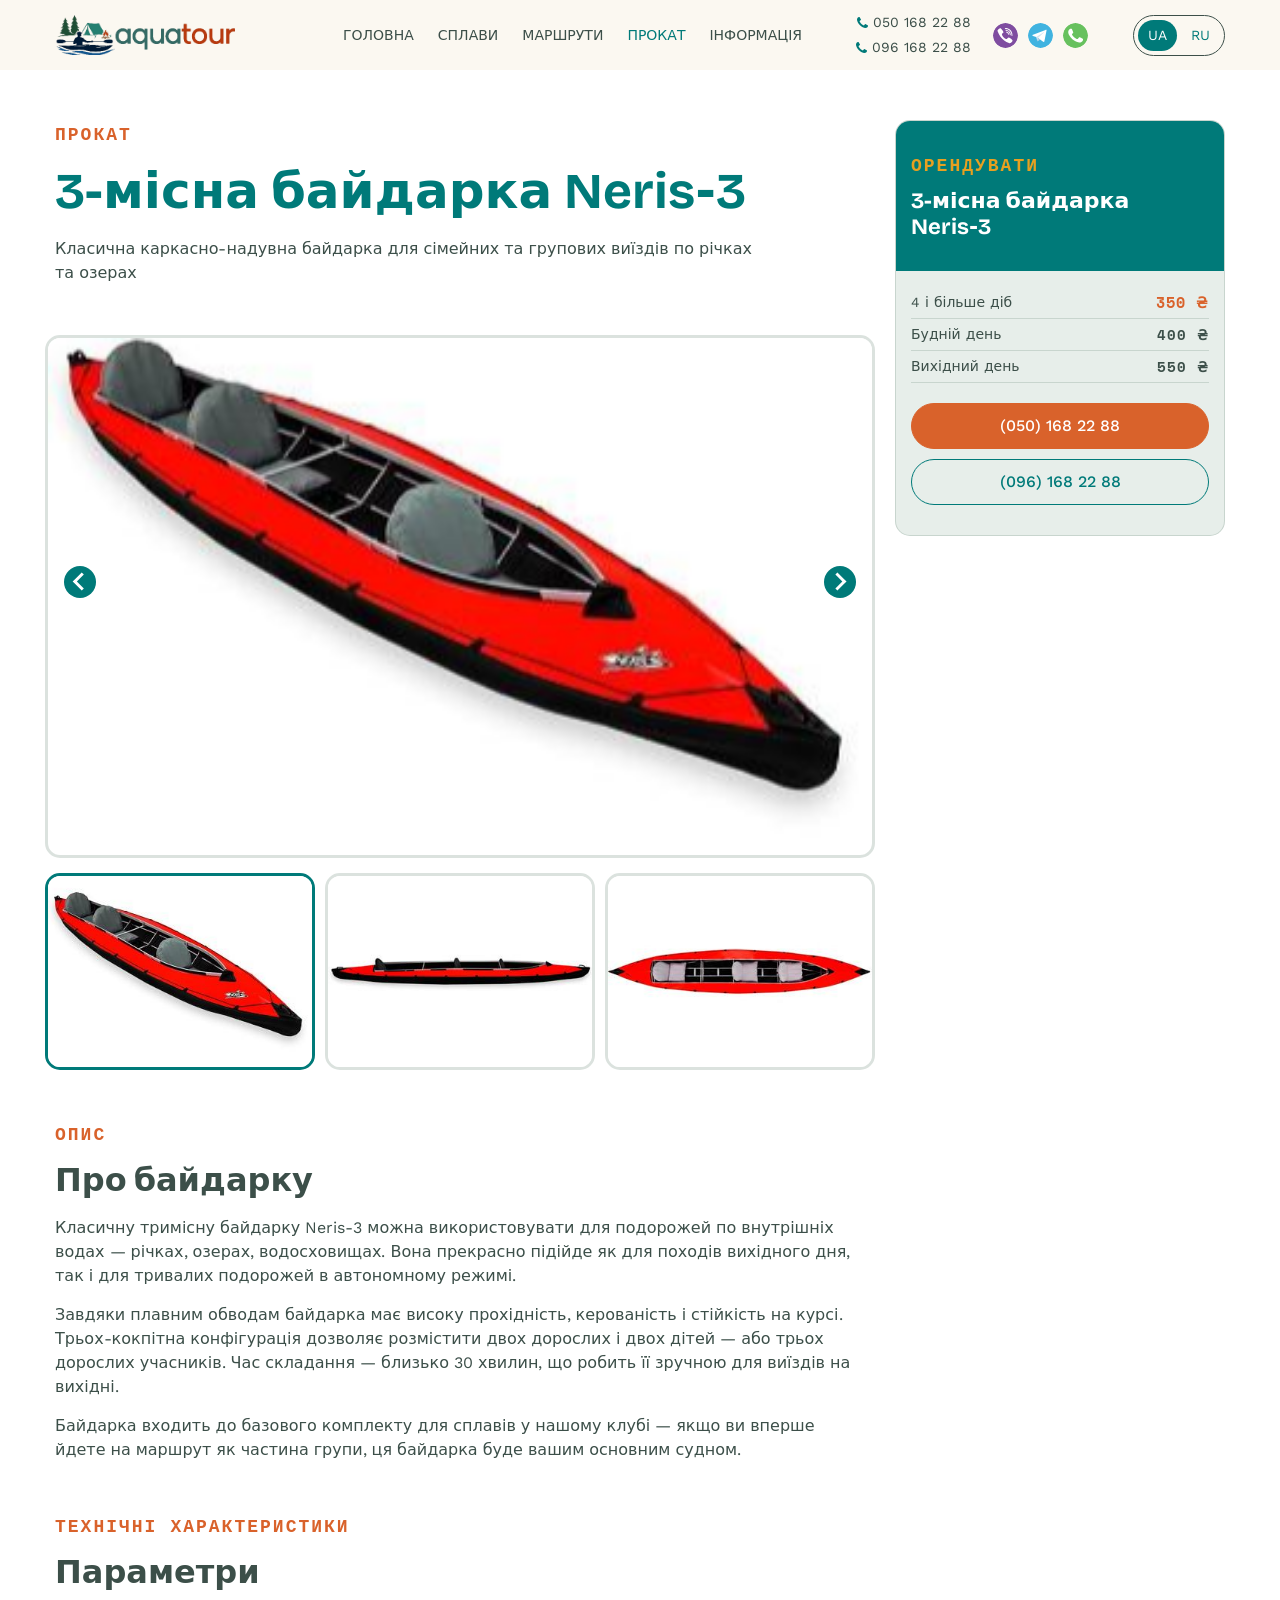
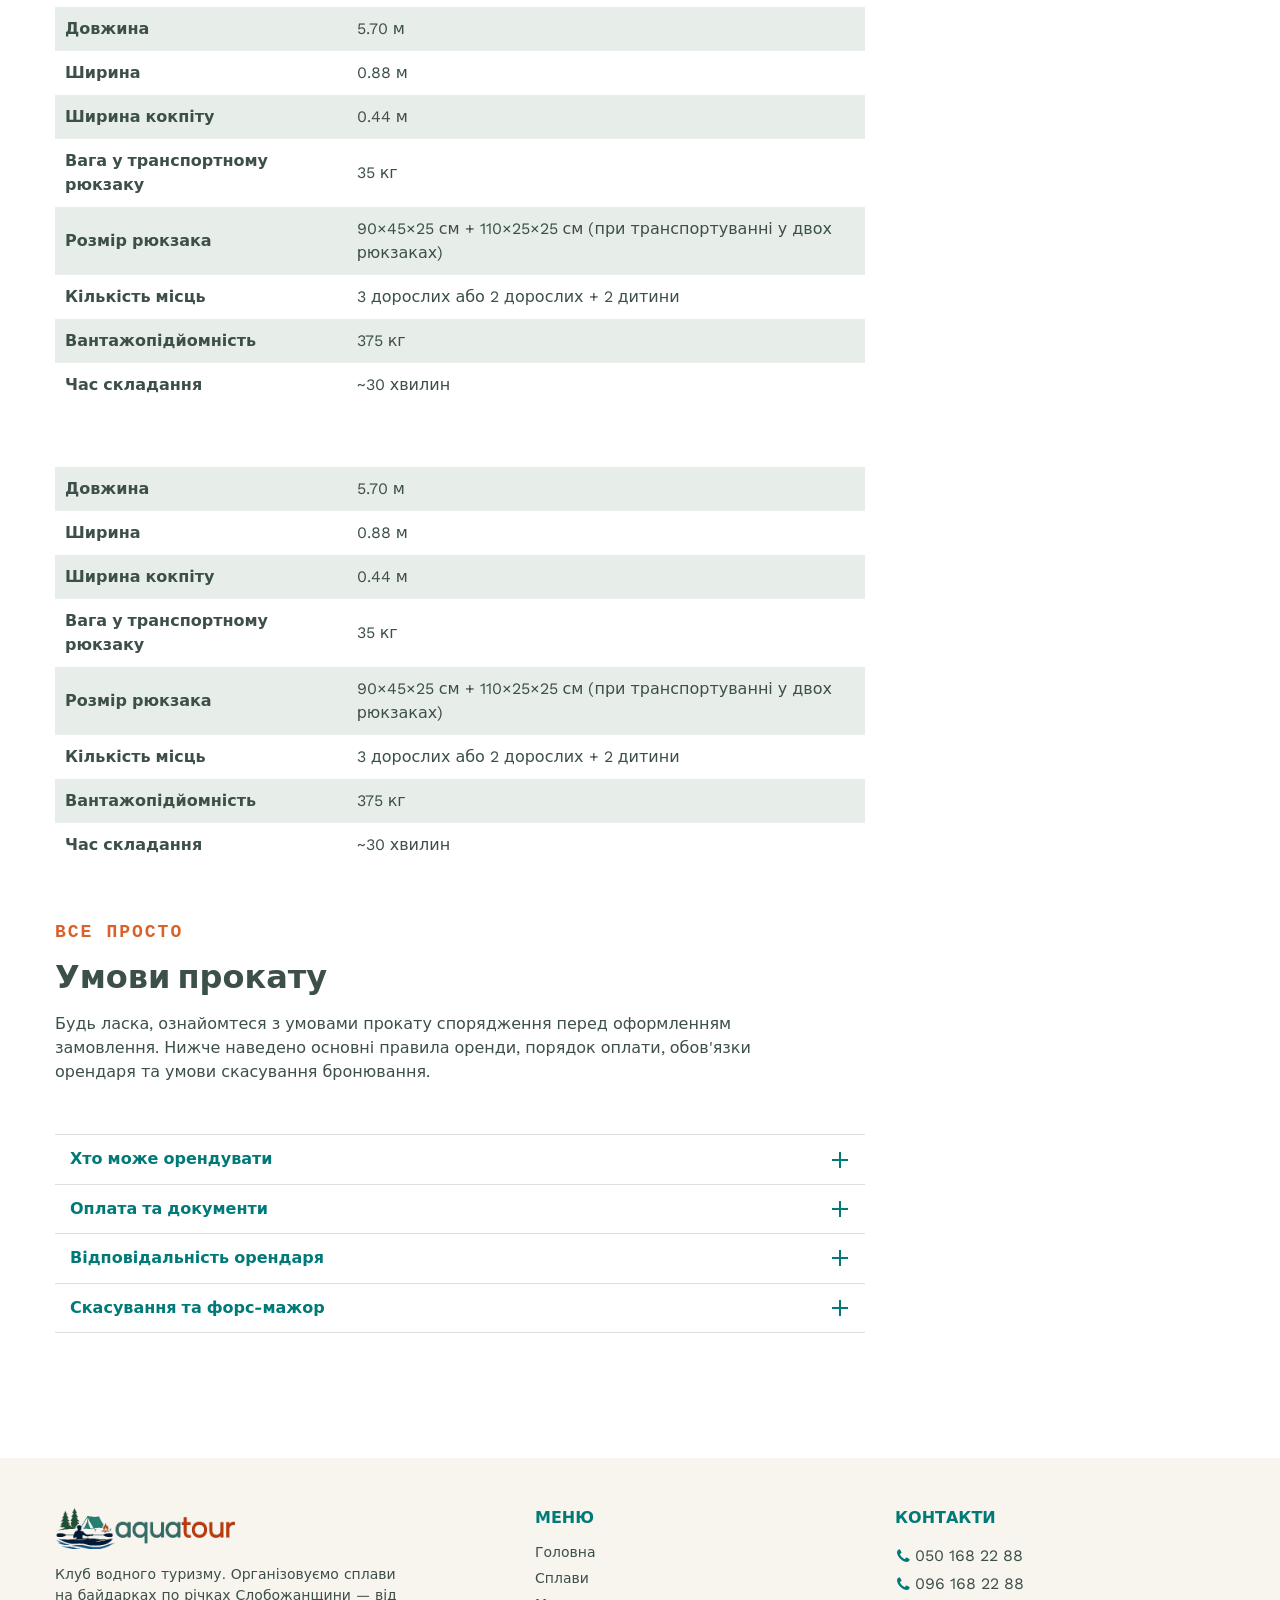
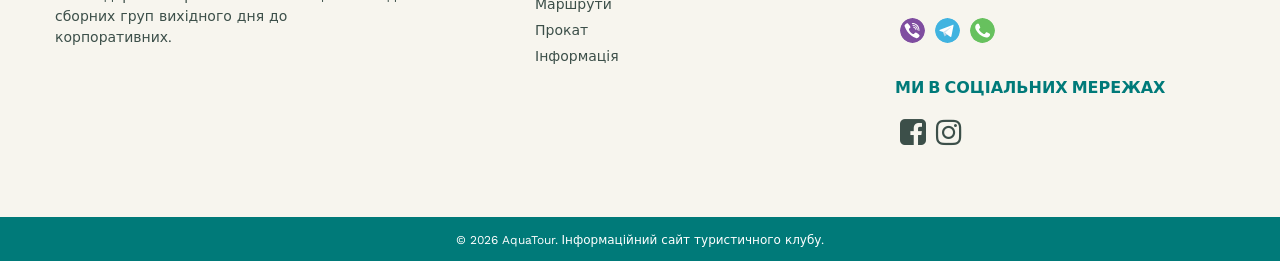
<file: prokat-detail.html>
<!doctype html>
<html lang="uk">
  <head>
    <meta charset="UTF-8" />
    <meta name="viewport" content="width=device-width, initial-scale=1.0" />
    <title>Прокат 3-місної байдарка Neris‑3</title>
  <link href="css/main.min.css" rel="stylesheet"></head>
  <body>
    <div class="wrapper">
      <header class="header">
        <div class="container">
          <div class="row">
            <strong class="logo">
              <a href="index.html">
                <img
                  src="images/logo.png"
                  width="452"
                  height="102"
                  alt="Aquatour"
                />
              </a>
            </strong>
            <button class="nav-opener" type="button"><span></span></button>
            <div class="drop">
              <nav class="nav">
                <ul class="menu">
                  <li><a href="index.html">Головна</a></li>
                  <li><a href="splavu.html">Сплави</a></li>
                  <li><a href="marshrytu.html">Маршрути</a></li>
                  <li class="active"><a href="prokat.html">Прокат</a></li>
                  <li><a href="informatsiya.html">Інформація</a></li>
                </ul>
              </nav>
              <ul class="contacts-list">
                <li>
                  <i class="icon-phone"></i
                  ><a href="tel:+380501682288">050 168 22 88</a>
                </li>
                <li>
                  <i class="icon-phone"></i
                  ><a href="tel:+380961682288">096 168 22 88</a>
                </li>
              </ul>
              <ul class="messengers-list">
                <li>
                  <a href="#">
                    <img src="images/icon-viber.svg" alt="Viber" />
                  </a>
                </li>
                <li>
                  <a href="#"
                    ><img src="images/icon-telegram.svg" alt="Telegram"
                  /></a>
                </li>
                <li>
                  <a href="#"
                    ><img src="images/icon-whatsapp.svg" alt="Whatsapp"
                  /></a>
                </li>
              </ul>
              <ul class="languages-list">
                <li class="active"><a href="#">ua</a></li>
                <li><a href="#">ru</a></li>
              </ul>
            </div>
          </div>
        </div>
      </header>
      <main class="main">
        <div class="main-section bg-white">
          <div class="container">
            <div class="row">
              <div class="col col-md-60 col-lg-70">
                <article class="rent">
                  <div class="about-block block">
                    <div class="main-block" data-aos="fade-up">
                      <strong class="subtitle secondary">Прокат</strong>
                      <h1>3-місна байдарка Neris‑3</h1>
                      <p>
                        Класична каркасно-надувна байдарка для сімейних та
                        групових виїздів по річках та озерах
                      </p>
                    </div>
                    <div
                      class="carousel-block block"
                      data-aos="fade-in"
                      data-aos-delay="200"
                    >
                      <div
                        class="main-splide splide"
                        role="group"
                        aria-label="Main carousel"
                      >
                        <div class="splide__track">
                          <ul class="splide__list">
                            <li class="splide__slide">
                              <div class="bg-block">
                                <img
                                  class="bg-img"
                                  src="images/img-neris-3.jpg"
                                  width="350"
                                  height="350"
                                  loading="lazy"
                                  alt="image description"
                                />
                              </div>
                            </li>
                            <li class="splide__slide">
                              <div class="bg-block">
                                <img
                                  class="bg-img"
                                  src="images/img-neris-3-02.jpg"
                                  width="350"
                                  height="350"
                                  loading="lazy"
                                  alt="image description"
                                />
                              </div>
                            </li>
                            <li class="splide__slide">
                              <div class="bg-block">
                                <img
                                  class="bg-img"
                                  src="images/img-neris-3-03.jpg"
                                  width="350"
                                  height="350"
                                  loading="lazy"
                                  alt="image description"
                                />
                              </div>
                            </li>
                          </ul>
                        </div>
                      </div>
                      <div
                        class="thumbs-splide splide"
                        role="group"
                        aria-label="Thumbs carousel"
                      >
                        <div class="splide__track">
                          <ul class="splide__list">
                            <li class="splide__slide">
                              <div class="bg-block">
                                <img
                                  class="bg-img"
                                  src="images/img-neris-3.jpg"
                                  width="350"
                                  height="350"
                                  loading="lazy"
                                  alt="image description"
                                />
                              </div>
                            </li>
                            <li class="splide__slide">
                              <div class="bg-block">
                                <img
                                  class="bg-img"
                                  src="images/img-neris-3-02.jpg"
                                  width="350"
                                  height="350"
                                  loading="lazy"
                                  alt="image description"
                                />
                              </div>
                            </li>
                            <li class="splide__slide">
                              <div class="bg-block">
                                <img
                                  class="bg-img"
                                  src="images/img-neris-3-03.jpg"
                                  width="350"
                                  height="350"
                                  loading="lazy"
                                  alt="image description"
                                />
                              </div>
                            </li>
                          </ul>
                        </div>
                      </div>
                    </div>
                    <div data-aos="fade-up" data-aos-delay="200">
                      <strong class="subtitle secondary">Опис</strong>
                      <h2>Про байдарку</h2>
                      <p>
                        Класичну тримісну байдарку Neris-3 можна використовувати
                        для подорожей по внутрішніх водах — річках, озерах,
                        водосховищах. Вона прекрасно підійде як для походів
                        вихідного дня, так і для тривалих подорожей в
                        автономному режимі.
                      </p>
                      <p>
                        Завдяки плавним обводам байдарка має високу прохідність,
                        керованість і стійкість на курсі. Трьох-кокпітна
                        конфігурація дозволяє розмістити двох дорослих і двох
                        дітей — або трьох дорослих учасників. Час складання —
                        близько 30 хвилин, що робить її зручною для виїздів на
                        вихідні.
                      </p>
                      <p>
                        Байдарка входить до базового комплекту для сплавів у
                        нашому клубі — якщо ви вперше йдете на маршрут як
                        частина групи, ця байдарка буде вашим основним судном.
                      </p>
                    </div>
                  </div>
                  <div class="parametrs-block block" data-aos="fade-up">
                    <strong class="subtitle secondary"
                      >Технічні характеристики</strong
                    >
                    <h2>Параметри</h2>
                    <div class="custom-scroll">
                      <table>
                        <tbody>
                          <tr>
                            <th>Довжина</th>
                            <td>5.70 м</td>
                          </tr>
                          <tr>
                            <th>Ширина</th>
                            <td>0.88 м</td>
                          </tr>
                          <tr>
                            <th>Ширина кокпіту</th>
                            <td>0.44 м</td>
                          </tr>
                          <tr>
                            <th>Вага у транспортному рюкзаку</th>
                            <td>35 кг</td>
                          </tr>
                          <tr>
                            <th>Розмір рюкзака</th>
                            <td>
                              90×45×25 см + 110×25×25 см (при транспортуванні у
                              двох рюкзаках)
                            </td>
                          </tr>
                          <tr>
                            <th>Кількість місць</th>
                            <td>3 дорослих або 2 дорослих + 2 дитини</td>
                          </tr>
                          <tr>
                            <th>Вантажопідйомність</th>
                            <td>375 кг</td>
                          </tr>
                          <tr>
                            <th>Час складання</th>
                            <td>~30 хвилин</td>
                          </tr>
                        </tbody>
                      </table>
                    </div>
                    <table class="responsive">
                      <tbody>
                        <tr>
                          <th>Довжина</th>
                          <td>5.70 м</td>
                        </tr>
                        <tr>
                          <th>Ширина</th>
                          <td>0.88 м</td>
                        </tr>
                        <tr>
                          <th>Ширина кокпіту</th>
                          <td>0.44 м</td>
                        </tr>
                        <tr>
                          <th>Вага у транспортному рюкзаку</th>
                          <td>35 кг</td>
                        </tr>
                        <tr>
                          <th>Розмір рюкзака</th>
                          <td>
                            90×45×25 см + 110×25×25 см (при транспортуванні у
                            двох рюкзаках)
                          </td>
                        </tr>
                        <tr>
                          <th>Кількість місць</th>
                          <td>3 дорослих або 2 дорослих + 2 дитини</td>
                        </tr>
                        <tr>
                          <th>Вантажопідйомність</th>
                          <td>375 кг</td>
                        </tr>
                        <tr>
                          <th>Час складання</th>
                          <td>~30 хвилин</td>
                        </tr>
                      </tbody>
                    </table>
                  </div>
                  <div class="faq-block">
                    <div
                      class="main-block"
                      data-aos="fade-up"
                      data-aos-delay="100"
                    >
                      <strong class="subtitle secondary">Все просто</strong>
                      <h2>Умови прокату</h2>
                      <p>
                        Будь ласка, ознайомтеся з умовами прокату спорядження
                        перед оформленням замовлення. Нижче наведено основні
                        правила оренди, порядок оплати, обов'язки орендаря та
                        умови скасування бронювання.
                      </p>
                    </div>
                    <ul class="accordion">
                      <li
                        class="accordion-item"
                        data-aos="fade-up"
                        data-aos-delay="100"
                      >
                        <button class="accordion-opener" type="button">
                          Хто може орендувати
                          <i class="icon-plus"></i>
                        </button>
                        <div class="accordion-slide">
                          <div class="text-block">
                            <p>
                              Скористатися послугами прокату може будь-який
                              повнолітній громадянин України, який має при собі
                              паспорт (або посвідку на проживання чи необхідну
                              суму застави), погоджується дотримуватися правил
                              прокату та не перебуває у стані алкогольного або
                              наркотичного сп’яніння.
                            </p>
                          </div>
                        </div>
                      </li>
                      <li
                        class="accordion-item"
                        data-aos="fade-up"
                        data-aos-delay="200"
                      >
                        <button class="accordion-opener" type="button">
                          Оплата та документи
                          <i class="icon-plus"></i>
                        </button>
                        <div class="accordion-slide">
                          <div class="text-block">
                            <ul>
                              <li>
                                Для отримання спорядження укладається договір та
                                акт приймання-передачі.
                              </li>
                              <li>
                                Оплата вартості оренди здійснюється під час
                                оформлення договору.
                              </li>
                              <li>
                                Для резервування спорядження необхідно внести
                                передоплату у розмірі 30% від вартості оренди.
                              </li>
                              <li>
                                Клієнт зобов'язаний перевірити комплектність і
                                справність спорядження відповідно до акта
                                приймання-передачі.
                              </li>
                              <li>
                                Після підписання акта претензії щодо
                                комплектності або технічного стану спорядження
                                не приймаються.
                              </li>
                              <li>
                                За потреби спорядження може бути доставлене до
                                місця старту сплаву. Вартість доставки
                                узгоджується окремо.
                              </li>
                            </ul>
                          </div>
                        </div>
                      </li>
                      <li
                        class="accordion-item"
                        data-aos="fade-up"
                        data-aos-delay="300"
                      >
                        <button class="accordion-opener" type="button">
                          Відповідальність орендаря
                          <i class="icon-plus"></i>
                        </button>
                        <div class="accordion-slide">
                          <div class="text-block">
                            <ul>
                              <li>
                                Орендар зобов'язаний використовувати спорядження
                                лише за призначенням та дбайливо ставитися до
                                нього.
                              </li>
                              <li>
                                Забороняється передавати спорядження третім
                                особам, здавати його в суборенду або
                                використовувати як заставу.
                              </li>
                              <li>
                                Спорядження необхідно повернути чистим, справним
                                і в обумовлений термін.
                              </li>
                              <li>
                                Продовження терміну оренди можливе лише за
                                погодженням з орендодавцем.
                              </li>
                              <li>
                                У разі пошкодження або втрати спорядження
                                орендар зобов'язаний компенсувати вартість
                                ремонту або повну вартість втраченого майна.
                              </li>
                            </ul>
                          </div>
                        </div>
                      </li>
                      <li
                        class="accordion-item"
                        data-aos="fade-up"
                        data-aos-delay="400"
                      >
                        <button class="accordion-opener" type="button">
                          Скасування та форс-мажор
                          <i class="icon-plus"></i>
                        </button>
                        <div class="accordion-slide">
                          <div class="text-block">
                            <p>
                              У разі несприятливих погодних умов, хвороби
                              учасників походу або інших обставин, що не
                              залежать від орендодавця, через які клієнт не може
                              скористатися послугами прокату, внесена
                              передоплата не повертається.
                            </p>
                          </div>
                        </div>
                      </li>
                    </ul>
                  </div>
                </article>
              </div>
              <div class="col col-md-40 col-lg-30">
                <aside class="sidebar" data-aos="fade-in" data-aos-delay="100">
                  <div class="heading-block">
                    <strong class="subtitle">Орендувати</strong>
                    <h3>3-місна байдарка Neris‑3</h3>
                  </div>
                  <ul class="cost-list">
                    <li>
                      <span class="info">4 і більше діб</span>
                      <span class="price">350 ₴</span>
                    </li>
                    <li>
                      <span class="info">Будній день</span>
                      <span class="price">400 ₴ </span>
                    </li>
                    <li>
                      <span class="info">Вихідний день</span>
                      <span class="price">550 ₴ </span>
                    </li>
                  </ul>
                  <div class="btn-holder">
                    <a href="#" class="btn btn-secondary">(050) 168 22 88</a>
                    <a href="#" class="btn btn-outline">(096) 168 22 88</a>
                  </div>
                </aside>
              </div>
            </div>
          </div>
        </div>
      </main>
      <footer class="footer" data-aos="fade-in">
        <div class="footer-top">
          <div class="container">
            <div class="row">
              <div class="col col-md-40">
                <strong class="logo">
                  <a href="index.html">
                    <img
                      src="images/logo.png"
                      width="452"
                      height="102"
                      alt="Aquatour"
                    />
                  </a>
                </strong>
                <div class="text-block">
                  <p>
                    Клуб водного туризму. Організовуємо сплави на байдарках по
                    річках Слобожанщини — від сборних груп вихідного дня до
                    корпоративних.
                  </p>
                </div>
              </div>
              <div class="col col-md-30">
                <strong class="h5">Меню</strong>
                <nav class="nav">
                  <ul class="menu">
                    <li><a href="index.html">Головна</a></li>
                    <li><a href="splavu.html">Сплави</a></li>
                    <li><a href="marshrytu.html">Маршрути</a></li>
                    <li><a href="prokat.html">Прокат</a></li>
                    <li><a href="informatsiya.html">Інформація</a></li>
                  </ul>
                </nav>
              </div>
              <div class="col col-md-30">
                <strong class="h5">Контакти</strong>
                <ul class="contacts-list">
                  <li>
                    <i class="icon-phone"></i
                    ><a href="tel:+380501682288">050 168 22 88</a>
                  </li>
                  <li>
                    <i class="icon-phone"></i
                    ><a href="tel:+380961682288">096 168 22 88</a>
                  </li>
                </ul>
                <ul class="messengers-list">
                  <li>
                    <a href="#">
                      <img src="images/icon-viber.svg" alt="Viber" />
                    </a>
                  </li>
                  <li>
                    <a href="#"
                      ><img src="images/icon-telegram.svg" alt="Telegram"
                    /></a>
                  </li>
                  <li>
                    <a href="#"
                      ><img src="images/icon-whatsapp.svg" alt="Whatsapp"
                    /></a>
                  </li>
                </ul>
                <strong class="h5"> Ми в соціальних мережах </strong>
                <ul class="social-networks">
                  <li>
                    <a href="#"><i class="icon-facebook"></i></a>
                  </li>
                  <li>
                    <a href="#"><i class="icon-instagram"></i></a>
                  </li>
                </ul>
              </div>
            </div>
          </div>
        </div>
        <div class="footer-bottom">
          <div class="container">
            <span class="copyright"
              >&copy; 2026 AquaTour. Інформаційний сайт туристичного
              клубу.</span
            >
          </div>
        </div>
      </footer>
    </div>
  <script defer src="js/main.js"></script></body>
</html>
</file>
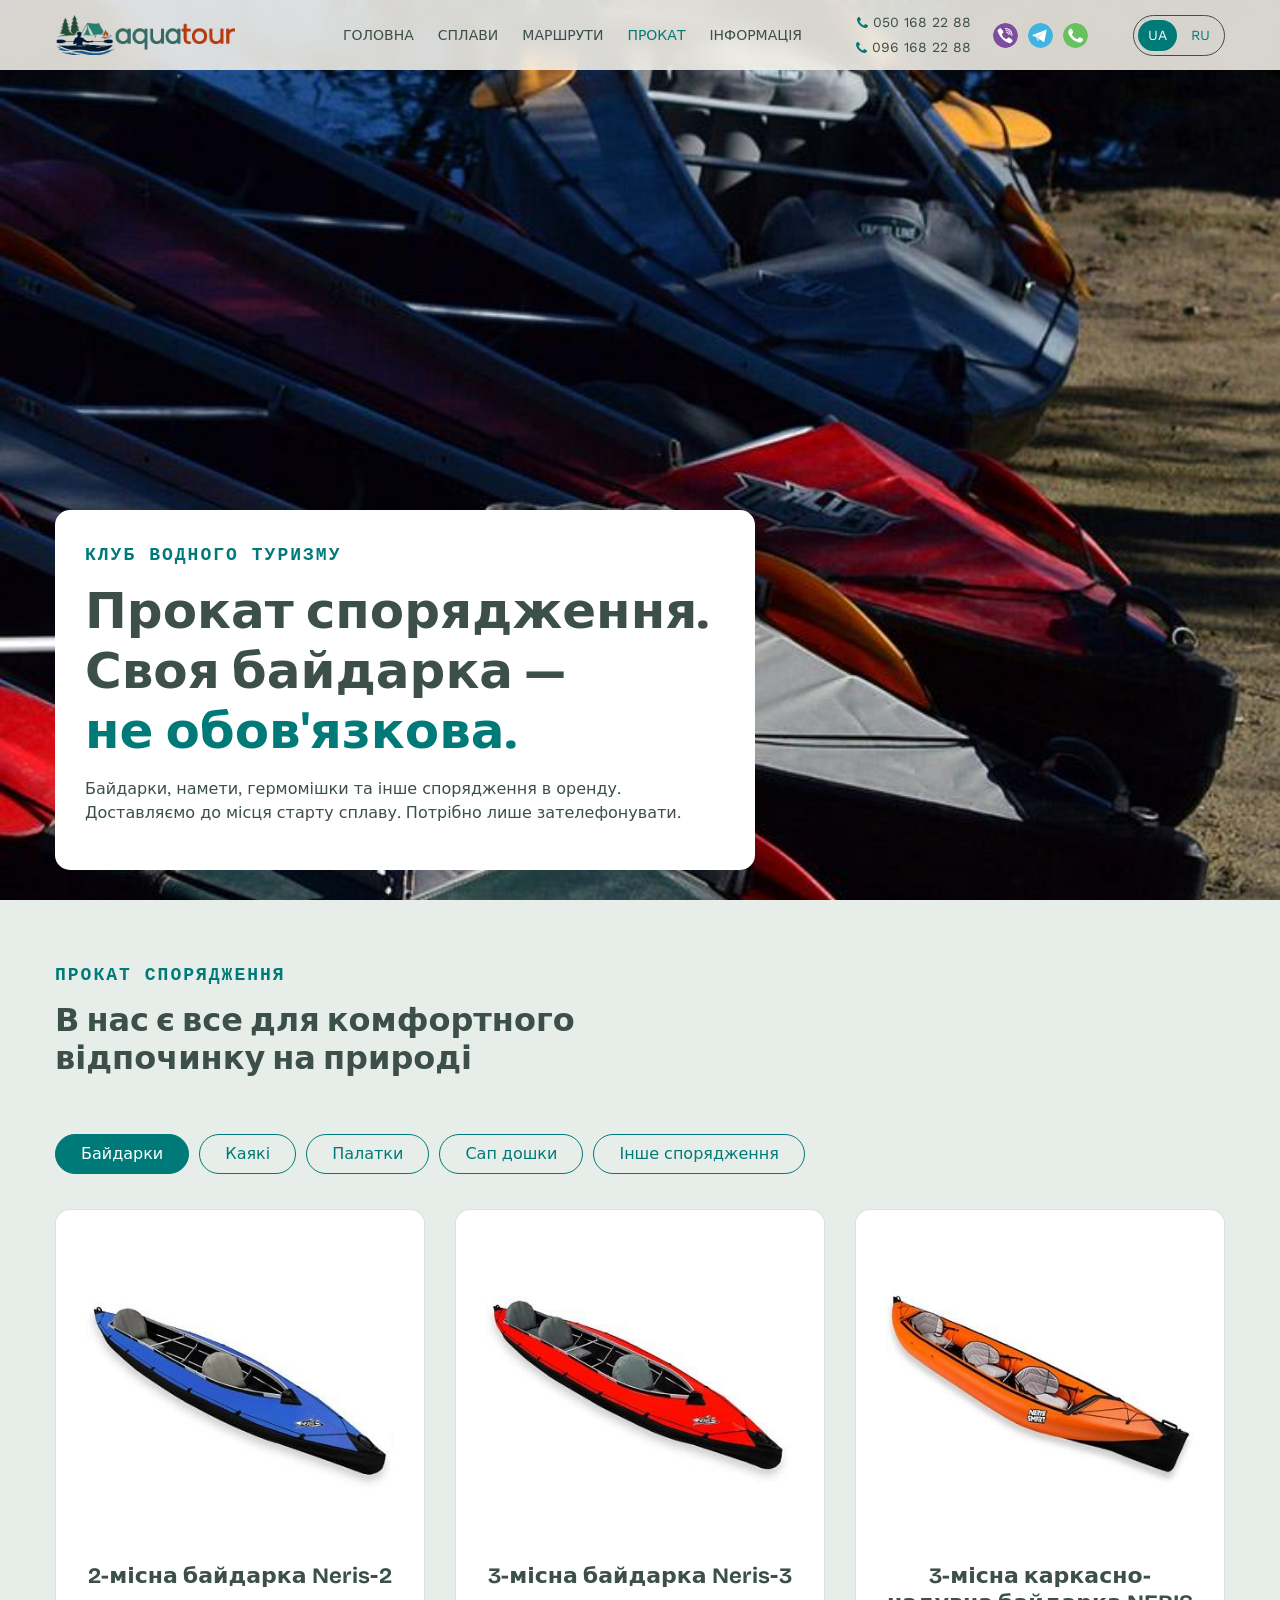
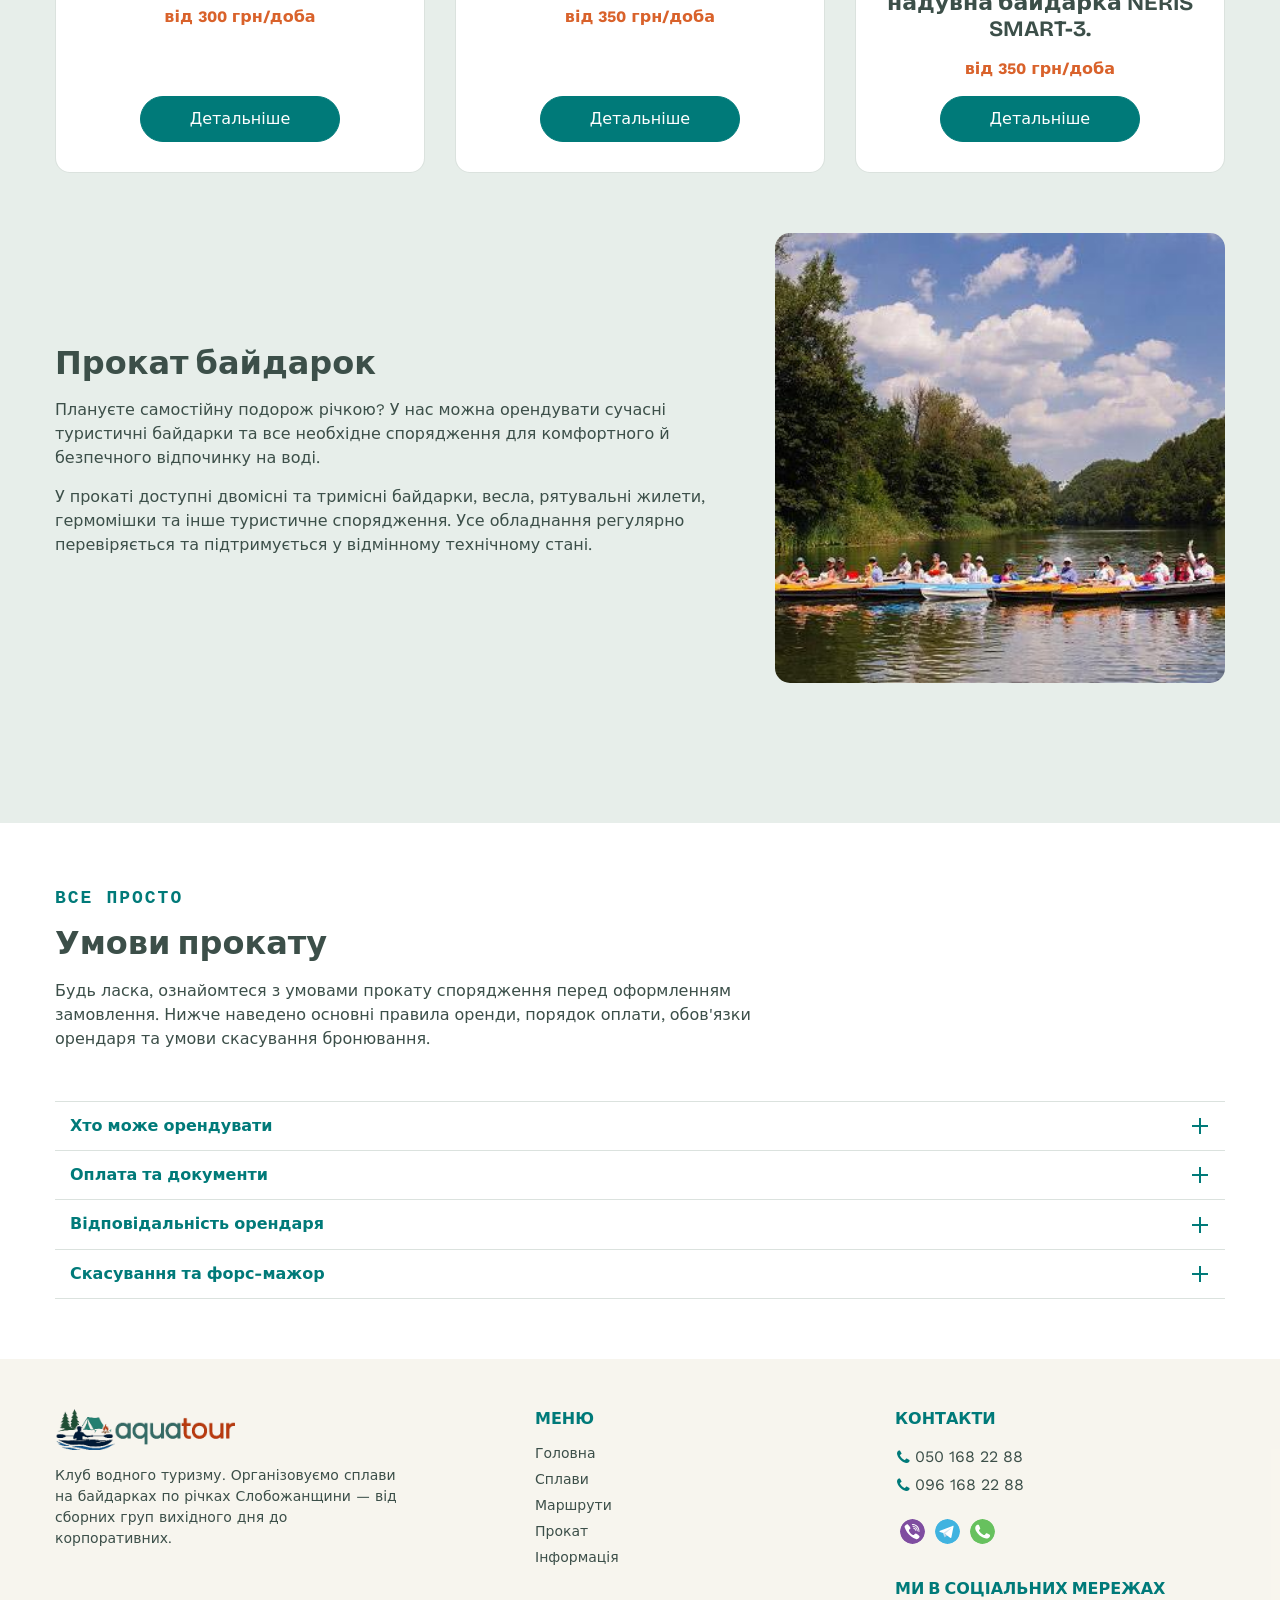
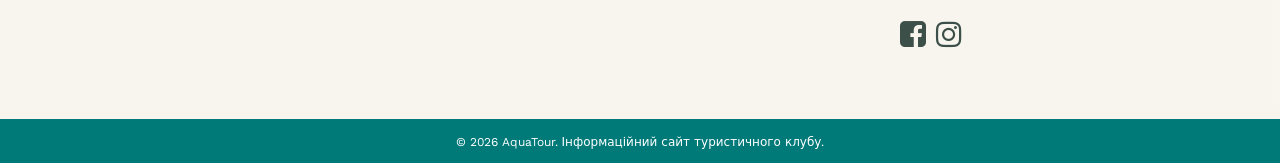
<file: prokat.html>
<!doctype html>
<html lang="uk">
  <head>
    <meta charset="UTF-8" />
    <meta name="viewport" content="width=device-width, initial-scale=1.0" />
    <title>Прокат</title>
  <link href="css/main.min.css" rel="stylesheet"></head>
  <body>
    <div class="wrapper">
      <header class="header">
        <div class="container">
          <div class="row">
            <strong class="logo">
              <a href="index.html">
                <img
                  src="images/logo.png"
                  width="452"
                  height="102"
                  alt="Aquatour"
                />
              </a>
            </strong>
            <button class="nav-opener" type="button"><span></span></button>
            <div class="drop">
              <nav class="nav">
                <ul class="menu">
                  <li><a href="index.html">Головна</a></li>
                  <li><a href="splavu.html">Сплави</a></li>
                  <li><a href="marshrytu.html">Маршрути</a></li>
                  <li class="active"><a href="prokat.html">Прокат</a></li>
                  <li><a href="informatsiya.html">Інформація</a></li>
                </ul>
              </nav>
              <ul class="contacts-list">
                <li>
                  <i class="icon-phone"></i
                  ><a href="tel:+380501682288">050 168 22 88</a>
                </li>
                <li>
                  <i class="icon-phone"></i
                  ><a href="tel:+380961682288">096 168 22 88</a>
                </li>
              </ul>
              <ul class="messengers-list">
                <li>
                  <a href="#">
                    <img src="images/icon-viber.svg" alt="Viber" />
                  </a>
                </li>
                <li>
                  <a href="#"
                    ><img src="images/icon-telegram.svg" alt="Telegram"
                  /></a>
                </li>
                <li>
                  <a href="#"
                    ><img src="images/icon-whatsapp.svg" alt="Whatsapp"
                  /></a>
                </li>
              </ul>
              <ul class="languages-list">
                <li class="active"><a href="#">ua</a></li>
                <li><a href="#">ru</a></li>
              </ul>
            </div>
          </div>
        </div>
      </header>
      <main class="main">
        <section class="intro-section">
          <picture>
            <source media="(min-width: 768px)" srcset="images/bg-img-03.jpg" />
            <img
              class="bg-img"
              src="images/bg-img-sm-03.jpg"
              width="750"
              height="700"
              alt="image description"
          /></picture>
          <div class="container">
            <div class="text-block" data-aos="fade-up" data-aos-delay="100">
              <strong class="subtitle">Клуб водного туризму</strong>
              <h1>
                Прокат спорядження.<br />
                Своя байдарка — <br />
                <span>не обов'язкова.</span>
              </h1>
              <p>
                Байдарки, намети, гермомішки та інше спорядження в оренду.
                Доставляємо до місця старту сплаву. Потрібно лише
                зателефонувати.
              </p>
            </div>
          </div>
        </section>
        <section class="rent-section section">
          <div class="container">
            <div class="main-block" data-aos="fade-up">
              <strong class="subtitle">Прокат спорядження</strong>
              <h2>В нас є все для комфортного відпочинку на природі</h2>
            </div>
            <div class="tabs" data-aos="fade-up" data-aos-delay="100">
              <div class="open-close">
                <button class="opener" type="button"></button>
                <div class="slide">
                  <ul class="tabset">
                    <li class="tab-item">
                      <button class="tab-opener" type="button">Байдарки</button>
                    </li>
                    <li class="tab-item">
                      <button class="tab-opener" type="button">Каякі</button>
                    </li>
                    <li class="tab-item">
                      <button class="tab-opener" type="button">Палатки</button>
                    </li>
                    <li class="tab-item">
                      <button class="tab-opener" type="button">
                        Сап дошки
                      </button>
                    </li>
                    <li class="tab-item">
                      <button class="tab-opener" type="button">
                        Інше спорядження
                      </button>
                    </li>
                  </ul>
                </div>
              </div>
              <div class="tab-content">
                <div class="tab-panel">
                  <div class="row">
                    <div class="col">
                      <article class="card">
                        <div class="card-img">
                          <img
                            class="bg-img"
                            src="images/img-neris-2.jpg"
                            width="350"
                            height="350"
                            alt="image description"
                          />
                        </div>
                        <div class="card-body">
                          <div class="text-block">
                            <h3>2-місна байдарка Neris‑2</h3>
                            <span class="price">від 300 грн/доба</span>
                          </div>
                          <a href="#" class="btn">Детальніше</a>
                        </div>
                      </article>
                    </div>
                    <div class="col">
                      <article class="card">
                        <div class="card-img">
                          <img
                            class="bg-img"
                            src="images/img-neris-3.jpg"
                            width="350"
                            height="350"
                            alt="image description"
                          />
                        </div>
                        <div class="card-body">
                          <div class="text-block">
                            <h3>3-місна байдарка Neris‑3</h3>
                            <span class="price">від 350 грн/доба</span>
                          </div>
                          <a href="prokat-detail.html" class="btn"
                            >Детальніше</a
                          >
                        </div>
                      </article>
                    </div>
                    <div class="col">
                      <article class="card">
                        <div class="card-img">
                          <img
                            class="bg-img"
                            src="images/img-neris-smart-3.jpg"
                            width="350"
                            height="350"
                            alt="image description"
                          />
                        </div>
                        <div class="card-body">
                          <div class="text-block">
                            <h3>
                              3-місна каркасно-надувна байдарка NERIS SMART-3.
                            </h3>
                            <span class="price">від 350 грн/доба</span>
                          </div>
                          <a href="#" class="btn">Детальніше</a>
                        </div>
                      </article>
                    </div>
                  </div>
                  <div class="about-section block">
                    <div class="row">
                      <div class="text-block">
                        <h4 class="h2">Прокат байдарок</h4>
                        <p>
                          Плануєте самостійну подорож річкою? У нас можна
                          орендувати сучасні туристичні байдарки та все
                          необхідне спорядження для комфортного й безпечного
                          відпочинку на воді.
                        </p>
                        <p>
                          У прокаті доступні двомісні та тримісні байдарки,
                          весла, рятувальні жилети, гермомішки та інше
                          туристичне спорядження. Усе обладнання регулярно
                          перевіряється та підтримується у відмінному технічному
                          стані.
                        </p>
                      </div>
                      <div class="img-block">
                        <img
                          src="images/splavu-img-03.jpg"
                          width="350"
                          height="350"
                          loading="lazy"
                          alt="image description"
                        />
                      </div>
                    </div>
                  </div>
                </div>
                <div class="tab-panel">
                  <div class="row">
                    <div class="col">
                      <article class="card">
                        <div class="card-img">
                          <img
                            class="bg-img"
                            src="images/img-kayak-vista.jpg"
                            width="350"
                            height="350"
                            alt="image description"
                          />
                        </div>
                        <div class="card-body">
                          <div class="text-block">
                            <h3>2-місний каяк WAVESPORT VISTA</h3>
                            <span class="price">від 400 грн/доба</span>
                          </div>
                          <a href="#" class="btn">Детальніше</a>
                        </div>
                      </article>
                    </div>
                  </div>
                  <div class="about-section block">
                    <div class="row">
                      <div class="text-block">
                        <h4 class="h2">Прокат байдарок</h4>
                        <p>
                          Плануєте самостійну подорож річкою? У нас можна
                          орендувати сучасні туристичні байдарки та все
                          необхідне спорядження для комфортного й безпечного
                          відпочинку на воді.
                        </p>
                        <p>
                          У прокаті доступні двомісні та тримісні байдарки,
                          весла, рятувальні жилети, гермомішки та інше
                          туристичне спорядження. Усе обладнання регулярно
                          перевіряється та підтримується у відмінному технічному
                          стані.
                        </p>
                      </div>
                      <div class="img-block">
                        <img
                          src="images/splavu-img-03.jpg"
                          width="350"
                          height="350"
                          loading="lazy"
                          alt="image description"
                        />
                      </div>
                    </div>
                  </div>
                </div>
                <div class="tab-panel">
                  <div class="row">
                    <div class="col">
                      <article class="card">
                        <div class="card-img">
                          <img
                            class="bg-img"
                            src="images/img-mousson-delta-2.jpg"
                            width="350"
                            height="350"
                            alt="image description"
                          />
                        </div>
                        <div class="card-body">
                          <div class="text-block">
                            <h3>
                              Туристичний намет MOUSSON 2-, 3- ТА 4-місний
                            </h3>
                            <span class="price">від 80 грн/доба</span>
                          </div>
                          <a href="#" class="btn">Детальніше</a>
                        </div>
                      </article>
                    </div>
                  </div>
                  <div class="about-section block">
                    <div class="row">
                      <div class="text-block">
                        <h4 class="h2">Прокат байдарок</h4>
                        <p>
                          Плануєте самостійну подорож річкою? У нас можна
                          орендувати сучасні туристичні байдарки та все
                          необхідне спорядження для комфортного й безпечного
                          відпочинку на воді.
                        </p>
                        <p>
                          У прокаті доступні двомісні та тримісні байдарки,
                          весла, рятувальні жилети, гермомішки та інше
                          туристичне спорядження. Усе обладнання регулярно
                          перевіряється та підтримується у відмінному технічному
                          стані.
                        </p>
                      </div>
                      <div class="img-block">
                        <img
                          src="images/splavu-img-03.jpg"
                          width="350"
                          height="350"
                          loading="lazy"
                          alt="image description"
                        />
                      </div>
                    </div>
                  </div>
                </div>
                <div class="tab-panel">
                  <div class="row">
                    <div class="col">
                      <article class="card">
                        <div class="card-img">
                          <img
                            class="bg-img"
                            src="images/img-gry-bag.jpg"
                            width="350"
                            height="350"
                            alt="image description"
                          />
                        </div>
                        <div class="card-body">
                          <div class="text-block">
                            <h3>Гермомешок 70 літрів</h3>
                            <span class="price">від 30 грн/доба</span>
                          </div>
                          <a href="#" class="btn">Детальніше</a>
                        </div>
                      </article>
                    </div>
                  </div>
                  <div class="about-section block">
                    <div class="row">
                      <div class="text-block">
                        <h4 class="h2">Прокат байдарок</h4>
                        <p>
                          Плануєте самостійну подорож річкою? У нас можна
                          орендувати сучасні туристичні байдарки та все
                          необхідне спорядження для комфортного й безпечного
                          відпочинку на воді.
                        </p>
                        <p>
                          У прокаті доступні двомісні та тримісні байдарки,
                          весла, рятувальні жилети, гермомішки та інше
                          туристичне спорядження. Усе обладнання регулярно
                          перевіряється та підтримується у відмінному технічному
                          стані.
                        </p>
                      </div>
                      <div class="img-block">
                        <img
                          src="images/splavu-img-03.jpg"
                          width="350"
                          height="350"
                          loading="lazy"
                          alt="image description"
                        />
                      </div>
                    </div>
                  </div>
                </div>
                <div class="tab-panel">
                  <div class="row">
                    <div class="col">
                      <article class="card">
                        <div class="card-img">
                          <img
                            class="bg-img"
                            src="images/img-gry-bag.jpg"
                            width="350"
                            height="350"
                            alt="image description"
                          />
                        </div>
                        <div class="card-body">
                          <div class="text-block">
                            <h3>Гермомешок 70 літрів</h3>
                            <span class="price">від 30 грн/доба</span>
                          </div>
                          <a href="#" class="btn">Детальніше</a>
                        </div>
                      </article>
                    </div>
                  </div>
                  <div class="about-section block">
                    <div class="row">
                      <div class="text-block">
                        <h4 class="h2">Прокат байдарок</h4>
                        <p>
                          Плануєте самостійну подорож річкою? У нас можна
                          орендувати сучасні туристичні байдарки та все
                          необхідне спорядження для комфортного й безпечного
                          відпочинку на воді.
                        </p>
                        <p>
                          У прокаті доступні двомісні та тримісні байдарки,
                          весла, рятувальні жилети, гермомішки та інше
                          туристичне спорядження. Усе обладнання регулярно
                          перевіряється та підтримується у відмінному технічному
                          стані.
                        </p>
                      </div>
                      <div class="img-block">
                        <img
                          src="images/splavu-img-03.jpg"
                          width="350"
                          height="350"
                          loading="lazy"
                          alt="image description"
                        />
                      </div>
                    </div>
                  </div>
                </div>
              </div>
            </div>
          </div>
        </section>
        <section class="faq-section section bg-white">
          <div class="container">
            <div class="main-block" data-aos="fade-up">
              <strong class="subtitle">Все просто</strong>
              <h2>Умови прокату</h2>
              <p>
                Будь ласка, ознайомтеся з умовами прокату спорядження перед
                оформленням замовлення. Нижче наведено основні правила оренди,
                порядок оплати, обов'язки орендаря та умови скасування
                бронювання.
              </p>
            </div>
            <ul class="accordion">
              <li
                class="accordion-item"
                data-aos="fade-up"
                data-aos-delay="100"
              >
                <button class="accordion-opener" type="button">
                  Хто може орендувати
                  <i class="icon-plus"></i>
                </button>
                <div class="accordion-slide">
                  <div class="text-block">
                    <p>
                      Скористатися послугами прокату може будь-який повнолітній
                      громадянин України, який має при собі паспорт (або
                      посвідку на проживання чи необхідну суму застави),
                      погоджується дотримуватися правил прокату та не перебуває
                      у стані алкогольного або наркотичного сп’яніння.
                    </p>
                  </div>
                </div>
              </li>
              <li
                class="accordion-item"
                data-aos="fade-up"
                data-aos-delay="200"
              >
                <button class="accordion-opener" type="button">
                  Оплата та документи
                  <i class="icon-plus"></i>
                </button>
                <div class="accordion-slide">
                  <div class="text-block">
                    <ul>
                      <li>
                        Для отримання спорядження укладається договір та акт
                        приймання-передачі.
                      </li>
                      <li>
                        Оплата вартості оренди здійснюється під час оформлення
                        договору.
                      </li>
                      <li>
                        Для резервування спорядження необхідно внести
                        передоплату у розмірі 30% від вартості оренди.
                      </li>
                      <li>
                        Клієнт зобов'язаний перевірити комплектність і
                        справність спорядження відповідно до акта
                        приймання-передачі.
                      </li>
                      <li>
                        Після підписання акта претензії щодо комплектності або
                        технічного стану спорядження не приймаються.
                      </li>
                      <li>
                        За потреби спорядження може бути доставлене до місця
                        старту сплаву. Вартість доставки узгоджується окремо.
                      </li>
                    </ul>
                  </div>
                </div>
              </li>
              <li
                class="accordion-item"
                data-aos="fade-up"
                data-aos-delay="300"
              >
                <button class="accordion-opener" type="button">
                  Відповідальність орендаря
                  <i class="icon-plus"></i>
                </button>
                <div class="accordion-slide">
                  <div class="text-block">
                    <ul>
                      <li>
                        Орендар зобов'язаний використовувати спорядження лише за
                        призначенням та дбайливо ставитися до нього.
                      </li>
                      <li>
                        Забороняється передавати спорядження третім особам,
                        здавати його в суборенду або використовувати як заставу.
                      </li>
                      <li>
                        Спорядження необхідно повернути чистим, справним і в
                        обумовлений термін.
                      </li>
                      <li>
                        Продовження терміну оренди можливе лише за погодженням з
                        орендодавцем.
                      </li>
                      <li>
                        У разі пошкодження або втрати спорядження орендар
                        зобов'язаний компенсувати вартість ремонту або повну
                        вартість втраченого майна.
                      </li>
                    </ul>
                  </div>
                </div>
              </li>
              <li
                class="accordion-item"
                data-aos="fade-up"
                data-aos-delay="400"
              >
                <button class="accordion-opener" type="button">
                  Скасування та форс-мажор
                  <i class="icon-plus"></i>
                </button>
                <div class="accordion-slide">
                  <div class="text-block">
                    <p>
                      У разі несприятливих погодних умов, хвороби учасників
                      походу або інших обставин, що не залежать від орендодавця,
                      через які клієнт не може скористатися послугами прокату,
                      внесена передоплата не повертається.
                    </p>
                  </div>
                </div>
              </li>
            </ul>
          </div>
        </section>
      </main>
      <footer class="footer" data-aos="fade-in">
        <div class="footer-top">
          <div class="container">
            <div class="row">
              <div class="col col-md-40">
                <strong class="logo">
                  <a href="index.html">
                    <img
                      src="images/logo.png"
                      width="452"
                      height="102"
                      alt="Aquatour"
                    />
                  </a>
                </strong>
                <div class="text-block">
                  <p>
                    Клуб водного туризму. Організовуємо сплави на байдарках по
                    річках Слобожанщини — від сборних груп вихідного дня до
                    корпоративних.
                  </p>
                </div>
              </div>
              <div class="col col-md-30">
                <strong class="h5">Меню</strong>
                <nav class="nav">
                  <ul class="menu">
                    <li><a href="index.html">Головна</a></li>
                    <li><a href="splavu.html">Сплави</a></li>
                    <li><a href="marshrytu.html">Маршрути</a></li>
                    <li><a href="prokat.html">Прокат</a></li>
                    <li><a href="informatsiya.html">Інформація</a></li>
                  </ul>
                </nav>
              </div>
              <div class="col col-md-30">
                <strong class="h5">Контакти</strong>
                <ul class="contacts-list">
                  <li>
                    <i class="icon-phone"></i
                    ><a href="tel:+380501682288">050 168 22 88</a>
                  </li>
                  <li>
                    <i class="icon-phone"></i
                    ><a href="tel:+380961682288">096 168 22 88</a>
                  </li>
                </ul>
                <ul class="messengers-list">
                  <li>
                    <a href="#">
                      <img src="images/icon-viber.svg" alt="Viber" />
                    </a>
                  </li>
                  <li>
                    <a href="#"
                      ><img src="images/icon-telegram.svg" alt="Telegram"
                    /></a>
                  </li>
                  <li>
                    <a href="#"
                      ><img src="images/icon-whatsapp.svg" alt="Whatsapp"
                    /></a>
                  </li>
                </ul>
                <strong class="h5"> Ми в соціальних мережах </strong>
                <ul class="social-networks">
                  <li>
                    <a href="#"><i class="icon-facebook"></i></a>
                  </li>
                  <li>
                    <a href="#"><i class="icon-instagram"></i></a>
                  </li>
                </ul>
              </div>
            </div>
          </div>
        </div>
        <div class="footer-bottom">
          <div class="container">
            <span class="copyright"
              >&copy; 2026 AquaTour. Інформаційний сайт туристичного
              клубу.</span
            >
          </div>
        </div>
      </footer>
    </div>
  <script defer src="js/main.js"></script></body>
</html>
</file>
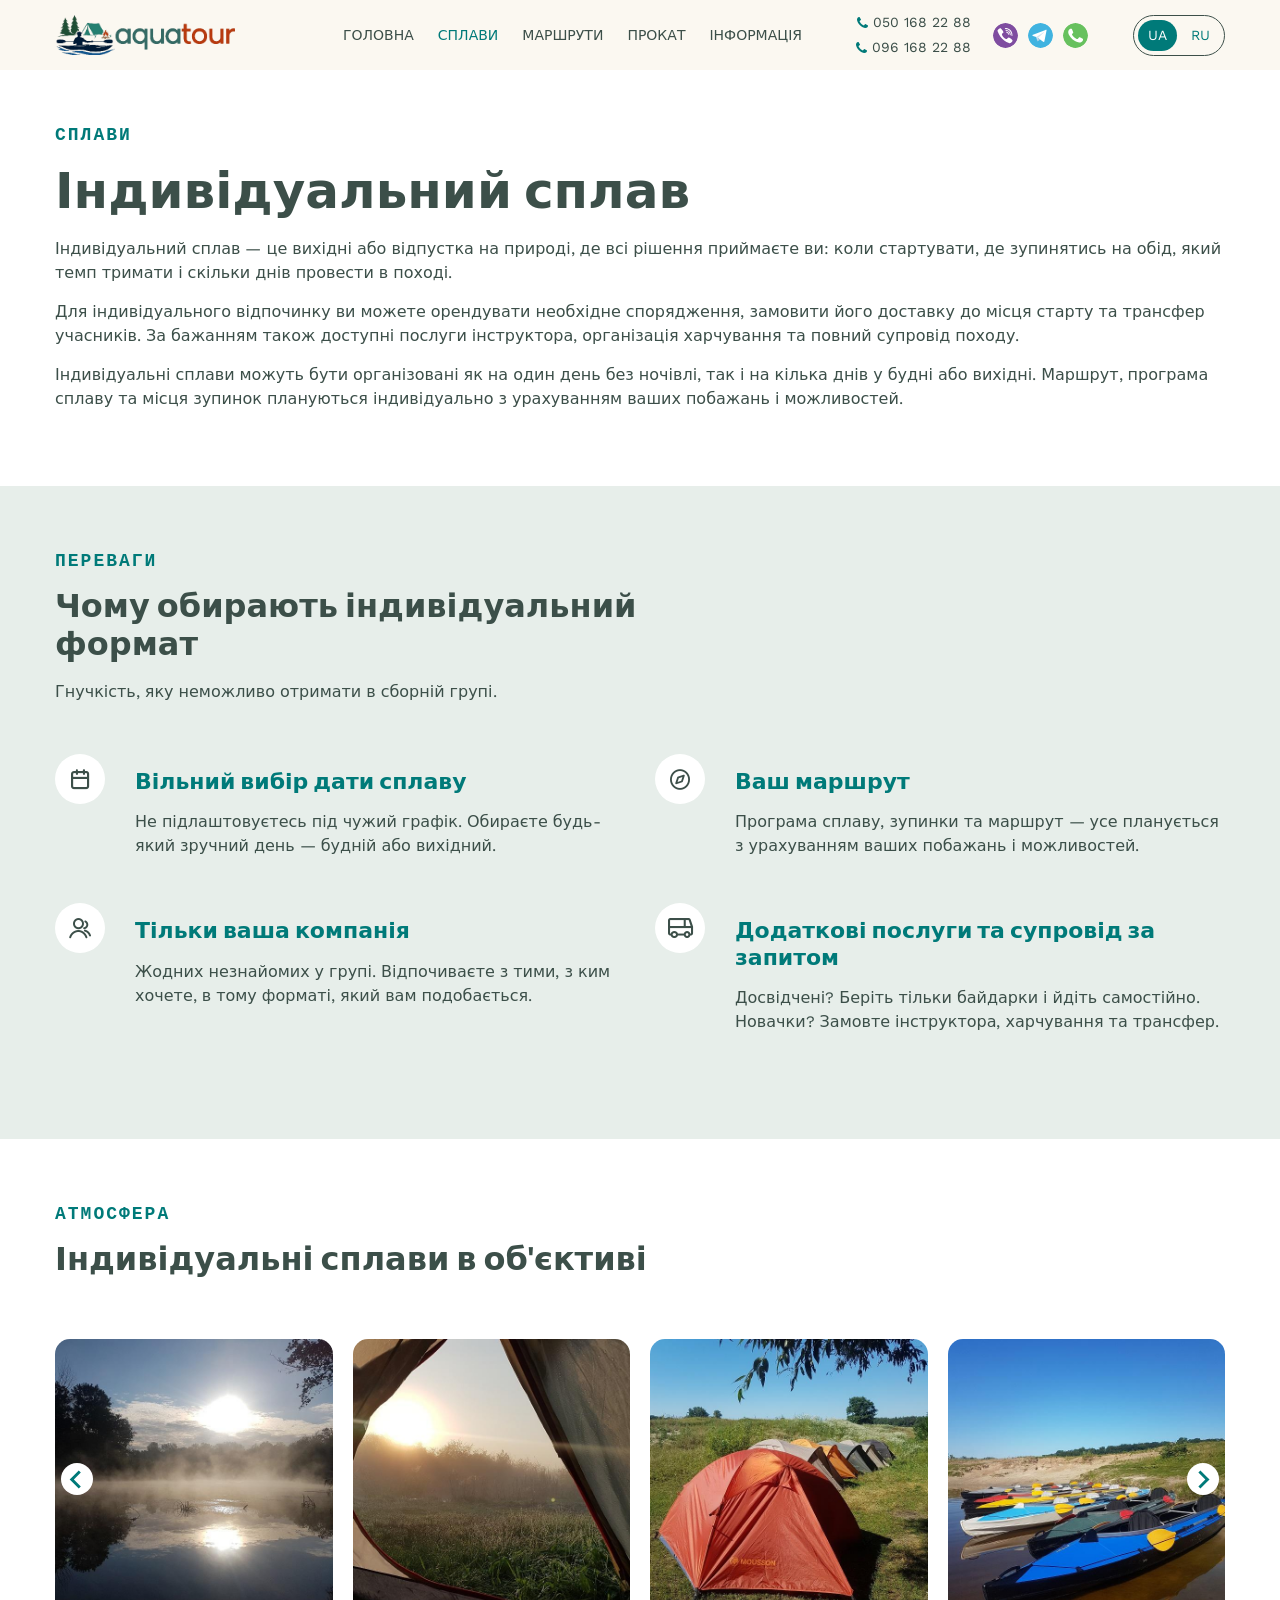
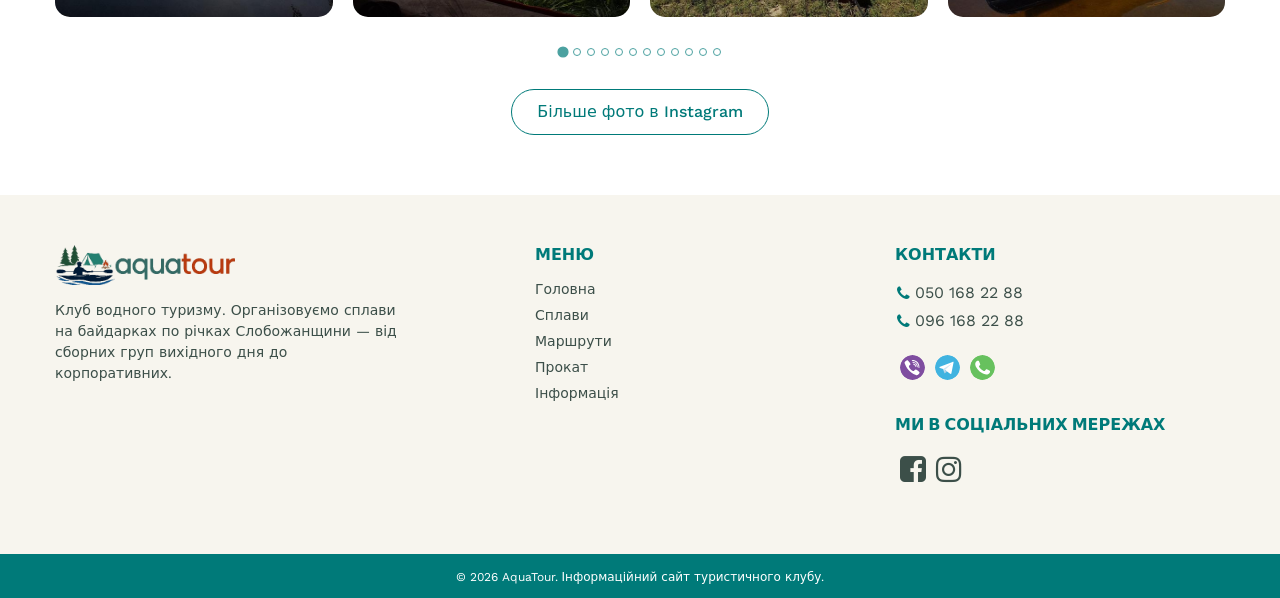
<file: splavu-detail.html>
<!doctype html>
<html lang="uk">
  <head>
    <meta charset="UTF-8" />
    <meta name="viewport" content="width=device-width, initial-scale=1.0" />
    <title>Індивідуальні сплави</title>
  <link href="css/main.min.css" rel="stylesheet"></head>
  <body>
    <div class="wrapper">
      <header class="header">
        <div class="container">
          <div class="row">
            <strong class="logo">
              <a href="index.html">
                <img
                  src="images/logo.png"
                  width="452"
                  height="102"
                  alt="Aquatour"
                />
              </a>
            </strong>
            <button class="nav-opener" type="button"><span></span></button>
            <div class="drop">
              <nav class="nav">
                <ul class="menu">
                  <li><a href="index.html">Головна</a></li>
                  <li class="active"><a href="splavu.html">Сплави</a></li>
                  <li><a href="marshrytu.html">Маршрути</a></li>
                  <li><a href="prokat.html">Прокат</a></li>
                  <li><a href="informatsiya.html">Інформація</a></li>
                </ul>
              </nav>
              <ul class="contacts-list">
                <li>
                  <i class="icon-phone"></i
                  ><a href="tel:+380501682288">050 168 22 88</a>
                </li>
                <li>
                  <i class="icon-phone"></i
                  ><a href="tel:+380961682288">096 168 22 88</a>
                </li>
              </ul>
              <ul class="messengers-list">
                <li>
                  <a href="#">
                    <img src="images/icon-viber.svg" alt="Viber" />
                  </a>
                </li>
                <li>
                  <a href="#"
                    ><img src="images/icon-telegram.svg" alt="Telegram"
                  /></a>
                </li>
                <li>
                  <a href="#"
                    ><img src="images/icon-whatsapp.svg" alt="Whatsapp"
                  /></a>
                </li>
              </ul>
              <ul class="languages-list">
                <li class="active"><a href="#">ua</a></li>
                <li><a href="#">ru</a></li>
              </ul>
            </div>
          </div>
        </div>
      </header>
      <main class="main">
        <article class="kayaking">
          <div class="about-block main-section bg-white" data-aos="fade-up">
            <div class="container">
              <strong class="subtitle">Сплави</strong>
              <h1>Індивідуальний сплав</h1>
              <p>
                Індивідуальний сплав — це вихідні або відпустка на природі, де
                всі рішення приймаєте ви: коли стартувати, де зупинятись на
                обід, який темп тримати і скільки днів провести в поході.
              </p>
              <p>
                Для індивідуального відпочинку ви можете орендувати необхідне
                спорядження, замовити його доставку до місця старту та трансфер
                учасників. За бажанням також доступні послуги інструктора,
                організація харчування та повний супровід походу.
              </p>
              <p>
                Індивідуальні сплави можуть бути організовані як на один день
                без ночівлі, так і на кілька днів у будні або вихідні. Маршрут,
                програма сплаву та місця зупинок плануються індивідуально з
                урахуванням ваших побажань і можливостей.
              </p>
            </div>
          </div>
          <div class="advantages-block section">
            <div class="container">
              <div class="main-block" data-aos="fade-up">
                <strong class="subtitle">Переваги</strong>
                <h2>Чому обирають індивідуальний формат</h2>
                <p>Гнучкість, яку неможливо отримати в сборній групі.</p>
              </div>
              <ul class="services-list">
                <li data-aos="zoom-in" data-aos-delay="100">
                  <span class="icon">
                    <i class="icon-calendar"></i>
                  </span>
                  <div class="text-block">
                    <h3>Вільний вибір дати сплаву</h3>
                    <p>
                      Не підлаштовуєтесь під чужий графік. Обираєте будь-який
                      зручний день — будній або вихідний.
                    </p>
                  </div>
                </li>
                <li data-aos="zoom-in" data-aos-delay="200">
                  <span class="icon">
                    <i class="icon-compass"></i>
                  </span>
                  <div class="text-block">
                    <h3>Ваш маршрут</h3>
                    <p>
                      Програма сплаву, зупинки та маршрут — усе планується з
                      урахуванням ваших побажань і можливостей.
                    </p>
                  </div>
                </li>
                <li data-aos="zoom-in" data-aos-delay="300">
                  <span class="icon">
                    <i class="icon-users"></i>
                  </span>
                  <div class="text-block">
                    <h3>Тільки ваша компанія</h3>
                    <p>
                      Жодних незнайомих у групі. Відпочиваєте з тими, з ким
                      хочете, в тому форматі, який вам подобається.
                    </p>
                  </div>
                </li>
                <li data-aos="zoom-in" data-aos-delay="400">
                  <span class="icon">
                    <i class="icon-bus"></i>
                  </span>
                  <div class="text-block">
                    <h3>Додаткові послуги та супровід за запитом</h3>
                    <p>
                      Досвідчені? Беріть тільки байдарки і йдіть самостійно.
                      Новачки? Замовте інструктора, харчування та трансфер.
                    </p>
                  </div>
                </li>
              </ul>
            </div>
          </div>
          <div class="gallery-block section bg-white">
            <div class="container">
              <div class="main-block" data-aos="fade-up">
                <strong class="subtitle">Атмосфера</strong>
                <h2>Індивідуальні сплави в об'єктиві</h2>
              </div>
              <div
                class="gallery-splide splide"
                role="group"
                aria-label="gallery carousel"
                data-aos="fade-in"
                data-aos-delay="100"
              >
                <div class="splide__track">
                  <ul class="splide__list">
                    <li class="splide__slide">
                      <a
                        class="bg-block"
                        href="images/gallery-img-voshod-solnca.jpg"
                        data-pswp-width="600"
                        data-pswp-height="600"
                      >
                        <img
                          class="bg-img"
                          src="images/gallery-img-voshod-solnca.jpg"
                          width="600"
                          height="600"
                          loading="lazy"
                          alt="image description"
                        />
                      </a>
                    </li>
                    <li class="splide__slide">
                      <a
                        class="bg-block"
                        href="images/gallery-img-palatka.jpg"
                        data-pswp-width="600"
                        data-pswp-height="600"
                      >
                        <img
                          class="bg-img"
                          src="images/gallery-img-palatka.jpg"
                          width="600"
                          height="600"
                          loading="lazy"
                          alt="image description"
                        />
                      </a>
                    </li>
                    <li class="splide__slide">
                      <a
                        class="bg-block"
                        href="images/gallery-img-palatki.jpg"
                        data-pswp-width="600"
                        data-pswp-height="600"
                      >
                        <img
                          class="bg-img"
                          src="images/gallery-img-palatki.jpg"
                          width="600"
                          height="600"
                          loading="lazy"
                          alt="image description"
                        />
                      </a>
                    </li>
                    <li class="splide__slide">
                      <a
                        class="bg-block"
                        href="images/gallery-img-baidarki.jpg"
                        data-pswp-width="600"
                        data-pswp-height="600"
                      >
                        <img
                          class="bg-img"
                          src="images/gallery-img-baidarki.jpg"
                          width="600"
                          height="600"
                          loading="lazy"
                          alt="image description"
                        />
                      </a>
                    </li>
                    <li class="splide__slide">
                      <a
                        class="bg-block"
                        href="images/gallery-img-vbaidarke.jpg"
                        data-pswp-width="600"
                        data-pswp-height="600"
                      >
                        <img
                          class="bg-img"
                          src="images/gallery-img-vbaidarke.jpg"
                          width="600"
                          height="600"
                          loading="lazy"
                          alt="image description"
                        />
                      </a>
                    </li>
                    <li class="splide__slide">
                      <a
                        class="bg-block"
                        href="images/gallery-img-veslo.jpg"
                        data-pswp-width="600"
                        data-pswp-height="600"
                      >
                        <img
                          class="bg-img"
                          src="images/gallery-img-veslo.jpg"
                          width="600"
                          height="600"
                          loading="lazy"
                          alt="image description"
                        />
                      </a>
                    </li>
                    <li class="splide__slide">
                      <a
                        class="bg-block"
                        href="images/gallery-img-vbaidarke-2.jpg"
                        data-pswp-width="600"
                        data-pswp-height="600"
                      >
                        <img
                          class="bg-img"
                          src="images/gallery-img-vbaidarke-2.jpg"
                          width="600"
                          height="600"
                          loading="lazy"
                          alt="image description"
                        />
                      </a>
                    </li>
                    <li class="splide__slide">
                      <a
                        class="bg-block"
                        href="images/gallery-img-topor.jpg"
                        data-pswp-width="600"
                        data-pswp-height="600"
                      >
                        <img
                          class="bg-img"
                          src="images/gallery-img-topor.jpg"
                          width="600"
                          height="600"
                          loading="lazy"
                          alt="image description"
                        />
                      </a>
                    </li>
                    <li class="splide__slide">
                      <a
                        class="bg-block"
                        href="images/gallery-img-kotel.jpg"
                        data-pswp-width="600"
                        data-pswp-height="600"
                      >
                        <img
                          class="bg-img"
                          src="images/gallery-img-kotel.jpg"
                          width="600"
                          height="600"
                          loading="lazy"
                          alt="image description"
                        />
                      </a>
                    </li>
                    <li class="splide__slide">
                      <a
                        class="bg-block"
                        href="images/gallery-img-borsch.jpg"
                        data-pswp-width="600"
                        data-pswp-height="600"
                      >
                        <img
                          class="bg-img"
                          src="images/gallery-img-borsch.jpg"
                          width="600"
                          height="600"
                          loading="lazy"
                          alt="image description"
                        />
                      </a>
                    </li>
                    <li class="splide__slide">
                      <a
                        class="bg-block"
                        href="images/gallery-img-donec.jpg"
                        data-pswp-width="600"
                        data-pswp-height="600"
                      >
                        <img
                          class="bg-img"
                          src="images/gallery-img-donec.jpg"
                          width="600"
                          height="600"
                          loading="lazy"
                          alt="image description"
                        />
                      </a>
                    </li>
                    <li class="splide__slide">
                      <a
                        class="bg-block"
                        href="images/gallery-img-zakat.jpg"
                        data-pswp-width="600"
                        data-pswp-height="600"
                      >
                        <img
                          class="bg-img"
                          src="images/gallery-img-zakat.jpg"
                          width="600"
                          height="600"
                          loading="lazy"
                          alt="image description"
                        />
                      </a>
                    </li>
                  </ul>
                </div>
              </div>
              <div
                class="btn-holder text-center"
                data-aos="fade-up"
                data-aos-delay="200"
              >
                <a href="#" class="btn btn-outline">Більше фото в Instagram</a>
              </div>
            </div>
          </div>
        </article>
      </main>
      <footer class="footer" data-aos="fade-in">
        <div class="footer-top">
          <div class="container">
            <div class="row">
              <div class="col col-md-40">
                <strong class="logo">
                  <a href="index.html">
                    <img
                      src="images/logo.png"
                      width="452"
                      height="102"
                      alt="Aquatour"
                    />
                  </a>
                </strong>
                <div class="text-block">
                  <p>
                    Клуб водного туризму. Організовуємо сплави на байдарках по
                    річках Слобожанщини — від сборних груп вихідного дня до
                    корпоративних.
                  </p>
                </div>
              </div>
              <div class="col col-md-30">
                <strong class="h5">Меню</strong>
                <nav class="nav">
                  <ul class="menu">
                    <li><a href="index.html">Головна</a></li>
                    <li><a href="splavu.html">Сплави</a></li>
                    <li><a href="marshrytu.html">Маршрути</a></li>
                    <li><a href="prokat.html">Прокат</a></li>
                    <li><a href="informatsiya.html">Інформація</a></li>
                  </ul>
                </nav>
              </div>
              <div class="col col-md-30">
                <strong class="h5">Контакти</strong>
                <ul class="contacts-list">
                  <li>
                    <i class="icon-phone"></i
                    ><a href="tel:+380501682288">050 168 22 88</a>
                  </li>
                  <li>
                    <i class="icon-phone"></i
                    ><a href="tel:+380961682288">096 168 22 88</a>
                  </li>
                </ul>
                <ul class="messengers-list">
                  <li>
                    <a href="#">
                      <img src="images/icon-viber.svg" alt="Viber" />
                    </a>
                  </li>
                  <li>
                    <a href="#"
                      ><img src="images/icon-telegram.svg" alt="Telegram"
                    /></a>
                  </li>
                  <li>
                    <a href="#"
                      ><img src="images/icon-whatsapp.svg" alt="Whatsapp"
                    /></a>
                  </li>
                </ul>
                <strong class="h5"> Ми в соціальних мережах </strong>
                <ul class="social-networks">
                  <li>
                    <a href="#"><i class="icon-facebook"></i></a>
                  </li>
                  <li>
                    <a href="#"><i class="icon-instagram"></i></a>
                  </li>
                </ul>
              </div>
            </div>
          </div>
        </div>
        <div class="footer-bottom">
          <div class="container">
            <span class="copyright"
              >&copy; 2026 AquaTour. Інформаційний сайт туристичного
              клубу.</span
            >
          </div>
        </div>
      </footer>
    </div>
  <script defer src="js/main.js"></script></body>
</html>
</file>
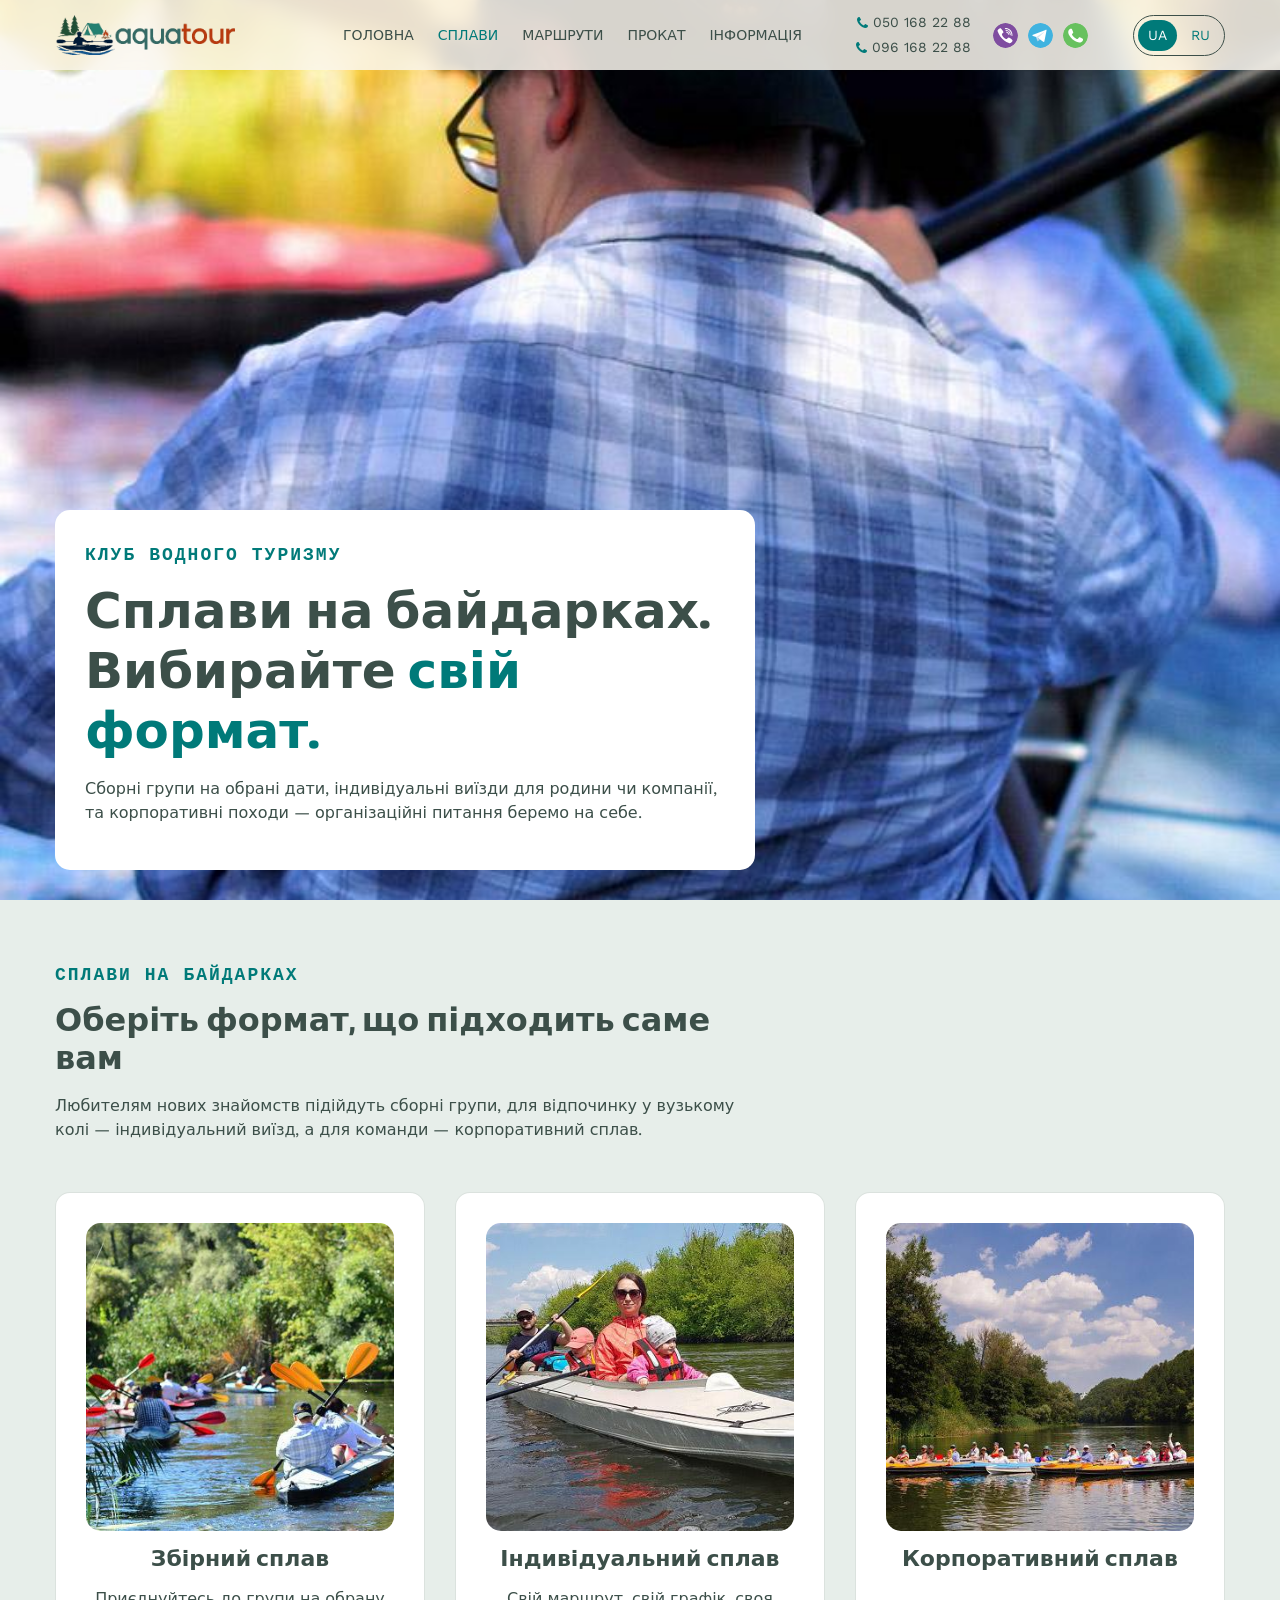
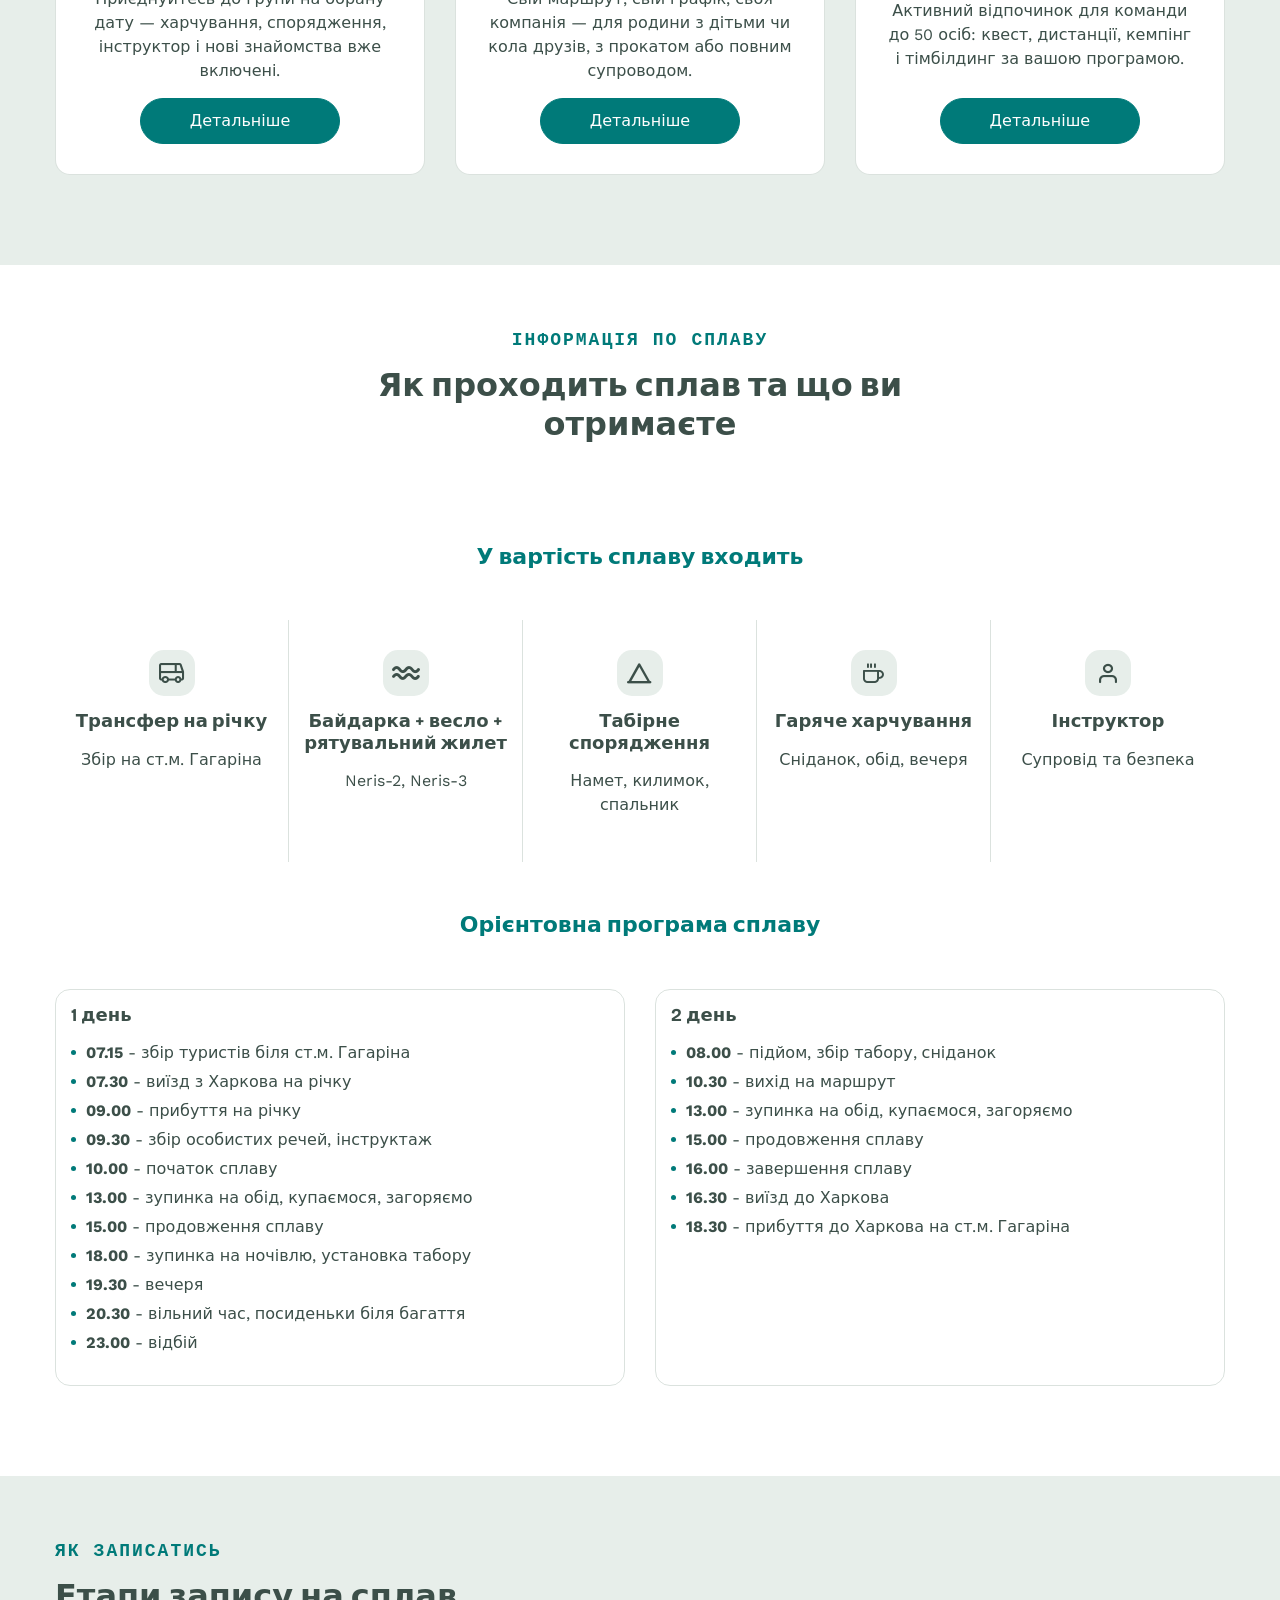
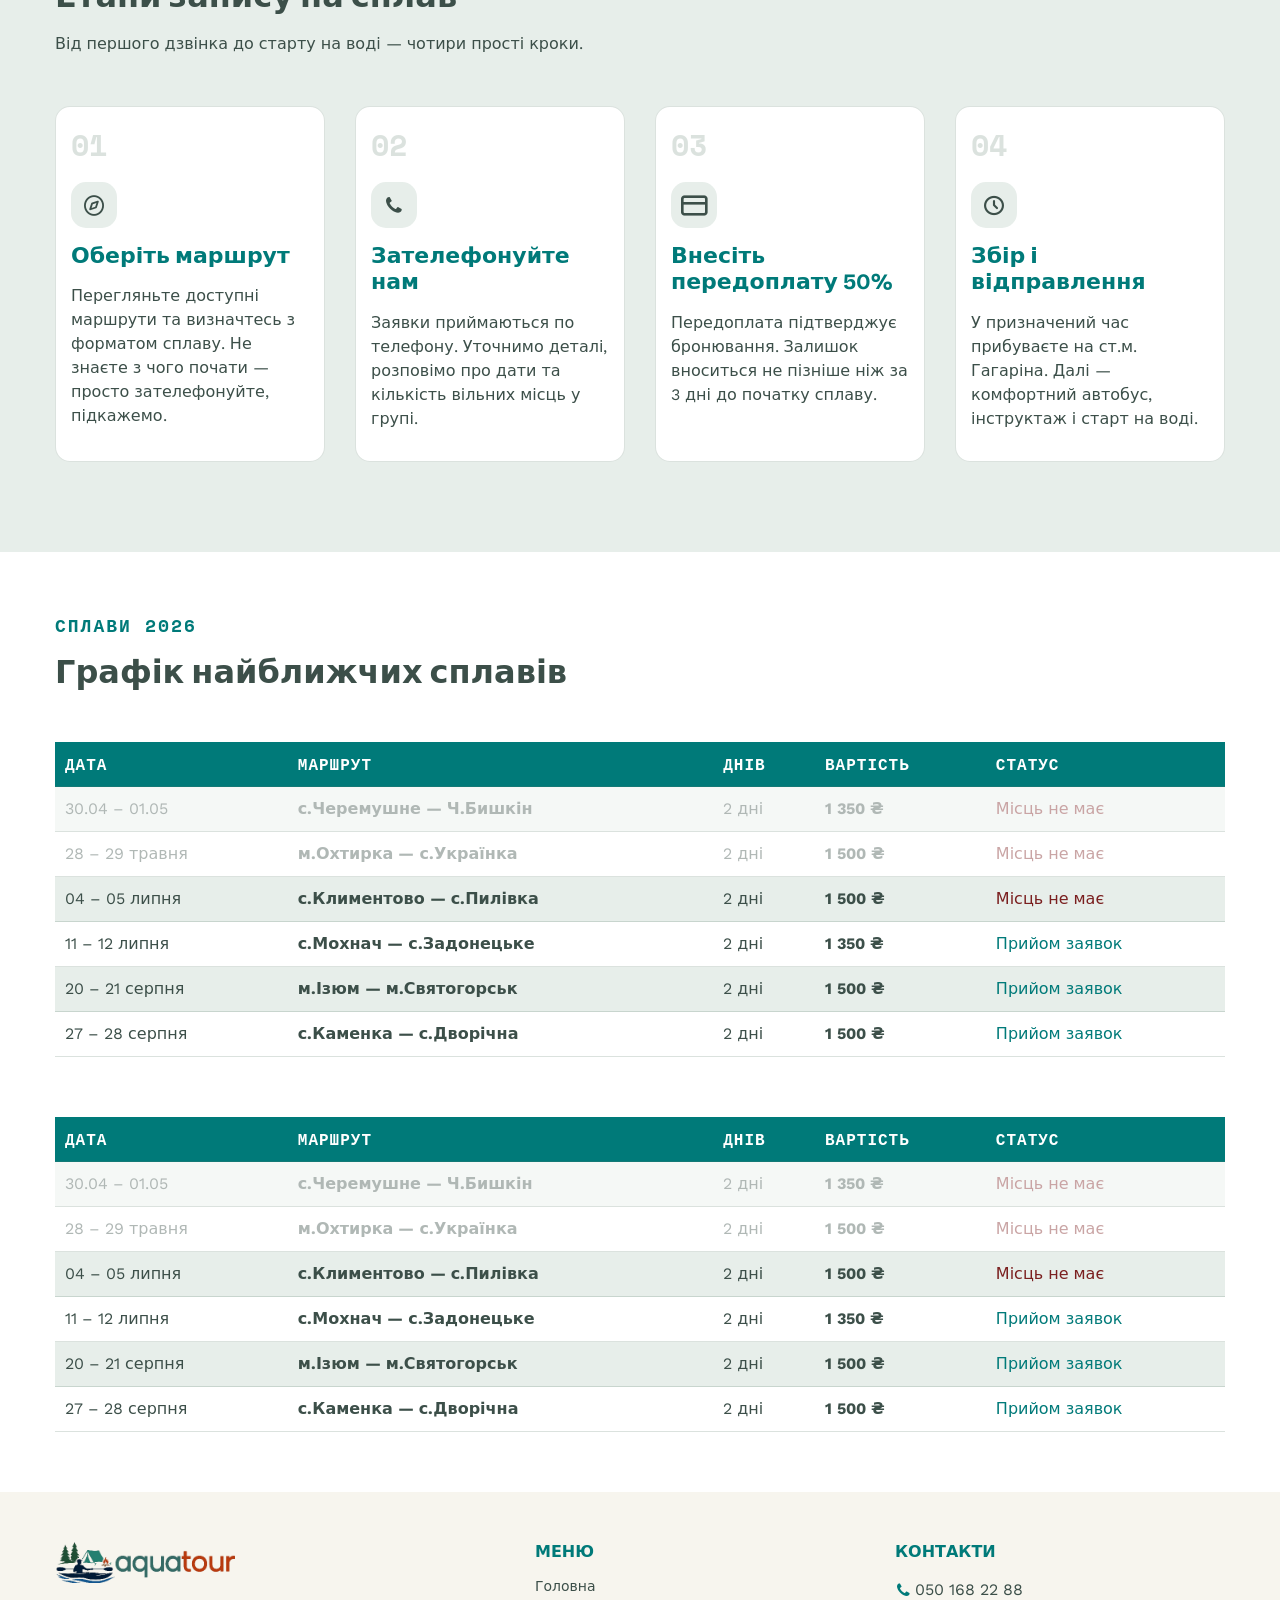
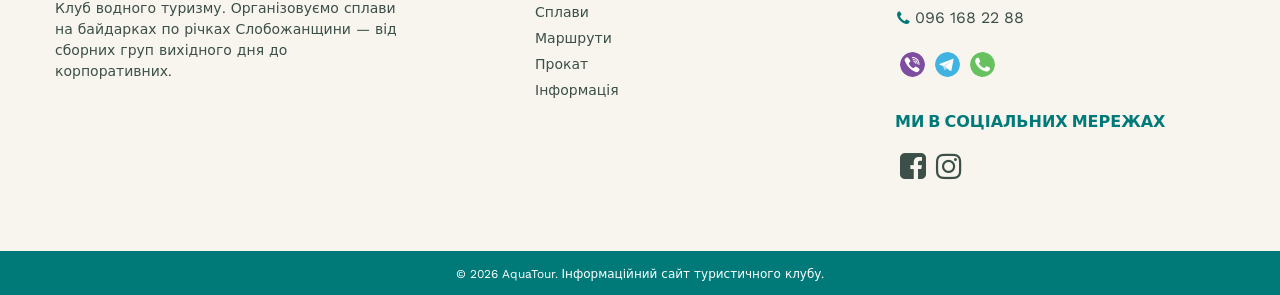
<file: splavu.html>
<!doctype html>
<html lang="uk">
  <head>
    <meta charset="UTF-8" />
    <meta name="viewport" content="width=device-width, initial-scale=1.0" />
    <title>Сплави</title>
  <link href="css/main.min.css" rel="stylesheet"></head>
  <body>
    <div class="wrapper">
      <header class="header">
        <div class="container">
          <div class="row">
            <strong class="logo">
              <a href="index.html">
                <img
                  src="images/logo.png"
                  width="452"
                  height="102"
                  alt="Aquatour"
                />
              </a>
            </strong>
            <button class="nav-opener" type="button"><span></span></button>
            <div class="drop">
              <nav class="nav">
                <ul class="menu">
                  <li><a href="index.html">Головна</a></li>
                  <li class="active"><a href="splavu.html">Сплави</a></li>
                  <li><a href="marshrytu.html">Маршрути</a></li>
                  <li><a href="prokat.html">Прокат</a></li>
                  <li><a href="informatsiya.html">Інформація</a></li>
                </ul>
              </nav>
              <ul class="contacts-list">
                <li>
                  <i class="icon-phone"></i
                  ><a href="tel:+380501682288">050 168 22 88</a>
                </li>
                <li>
                  <i class="icon-phone"></i
                  ><a href="tel:+380961682288">096 168 22 88</a>
                </li>
              </ul>
              <ul class="messengers-list">
                <li>
                  <a href="#">
                    <img src="images/icon-viber.svg" alt="Viber" />
                  </a>
                </li>
                <li>
                  <a href="#"
                    ><img src="images/icon-telegram.svg" alt="Telegram"
                  /></a>
                </li>
                <li>
                  <a href="#"
                    ><img src="images/icon-whatsapp.svg" alt="Whatsapp"
                  /></a>
                </li>
              </ul>
              <ul class="languages-list">
                <li class="active"><a href="#">ua</a></li>
                <li><a href="#">ru</a></li>
              </ul>
            </div>
          </div>
        </div>
      </header>
      <main class="main">
        <section class="intro-section">
          <picture>
            <source media="(min-width: 768px)" srcset="images/bg-img-02.jpg" />
            <img
              class="bg-img"
              src="images/bg-img-sm-02.jpg"
              width="750"
              height="700"
              alt="image description"
          /></picture>
          <div class="container">
            <div class="text-block" data-aos="fade-up" data-aos-delay="100">
              <strong class="subtitle">Клуб водного туризму</strong>
              <h1>
                Сплави на байдарках. <br />Вибирайте
                <span>свій формат.</span>
              </h1>
              <p>
                Сборні групи на обрані дати, індивідуальні виїзди для родини чи
                компанії, та корпоративні походи — організаційні питання беремо
                на себе.
              </p>
            </div>
          </div>
        </section>
        <section class="kayaking-section section">
          <div class="container">
            <div class="main-block" data-aos="fade-up">
              <strong class="subtitle">Сплави на байдарках</strong>
              <h2>Оберіть формат, що підходить саме вам</h2>
              <p>
                Любителям нових знайомств підійдуть сборні групи, для відпочинку
                у вузькому колі — індивідуальний виїзд, а для команди —
                корпоративний сплав.
              </p>
            </div>
            <div class="row">
              <div class="col" data-aos="fade-up" data-aos-delay="100">
                <article class="card">
                  <div class="card-img">
                    <img
                      class="bg-img"
                      src="images/splavu-img-01.jpg"
                      width="350"
                      height="350"
                      loading="lazy"
                      alt="image description"
                    />
                  </div>
                  <div class="card-body">
                    <h3>Збірний сплав</h3>
                    <p>
                      Приєднуйтесь до групи на обрану дату — харчування,
                      спорядження, інструктор і нові знайомства вже включені.
                    </p>
                    <a href="#" class="btn">Детальніше</a>
                  </div>
                </article>
              </div>
              <div class="col" data-aos="fade-up" data-aos-delay="200">
                <article class="card">
                  <div class="card-img">
                    <img
                      class="bg-img"
                      src="images/splavu-img-02.jpg"
                      width="350"
                      height="350"
                      loading="lazy"
                      alt="image description"
                    />
                  </div>
                  <div class="card-body">
                    <h3>Індивідуальний сплав</h3>
                    <p>
                      Свій маршрут, свій графік, своя компанія — для родини з
                      дітьми чи кола друзів, з прокатом або повним супроводом.
                    </p>
                    <a href="splavu-detail.html" class="btn">Детальніше</a>
                  </div>
                </article>
              </div>
              <div class="col" data-aos="fade-up" data-aos-delay="300">
                <article class="card">
                  <div class="card-img">
                    <img
                      class="bg-img"
                      src="images/splavu-img-03.jpg"
                      width="350"
                      height="350"
                      loading="lazy"
                      alt="image description"
                    />
                  </div>
                  <div class="card-body">
                    <h3>Корпоративний сплав</h3>
                    <p>
                      Активний відпочинок для команди до 50 осіб: квест,
                      дистанції, кемпінг і тімбілдинг за вашою програмою.
                    </p>
                    <a href="#" class="btn">Детальніше</a>
                  </div>
                </article>
              </div>
            </div>
          </div>
        </section>
        <section class="info-section section bg-white">
          <div class="container">
            <div class="main-block" data-aos="fade-up">
              <strong class="subtitle">інформація по сплаву</strong>
              <h2>Як проходить сплав та що ви отримаєте</h2>
            </div>
            <h3 data-aos="fade-up" data-aos-delay="100">
              У вартість сплаву входить
            </h3>
            <ul class="items-list">
              <li data-aos="zoom-in" data-aos-delay="200">
                <span class="icon">
                  <i class="icon-bus"></i>
                </span>
                <h4>Трансфер на річку</h4>
                <p>Збір на ст.м. Гагаріна</p>
              </li>
              <li data-aos="zoom-in" data-aos-delay="300">
                <span class="icon">
                  <i class="icon-wave"></i>
                </span>
                <h4>Байдарка + весло + рятувальний жилет</h4>
                <p>Neris-2, Neris-3</p>
              </li>
              <li data-aos="zoom-in" data-aos-delay="400">
                <span class="icon">
                  <i class="icon-tent"></i>
                </span>
                <h4>Табірне спорядження</h4>
                <p>Намет, килимок, спальник</p>
              </li>
              <li data-aos="zoom-in" data-aos-delay="500">
                <span class="icon">
                  <i class="icon-cup"></i>
                </span>
                <h4>Гаряче харчування</h4>
                <p>Сніданок, обід, вечеря</p>
              </li>
              <li data-aos="zoom-in" data-aos-delay="600">
                <span class="icon">
                  <i class="icon-person"></i>
                </span>
                <h4>Інструктор</h4>
                <p>Супровід та безпека</p>
              </li>
            </ul>
            <div class="schedule-block">
              <h3 data-aos="fade-up">Орієнтовна програма сплаву</h3>
              <div class="row">
                <div
                  class="col col-md-50"
                  data-aos="fade-in"
                  data-aos-delay="100"
                >
                  <div class="info-block">
                    <h4>1 день</h4>
                    <ul>
                      <li><b>07.15</b> - збір туристів біля ст.м. Гагаріна</li>
                      <li><b>07.30</b> - виїзд з Харкова на річку</li>
                      <li><b>09.00</b> - прибуття на річку</li>
                      <li><b>09.30</b> - збір особистих речей, інструктаж</li>
                      <li><b>10.00</b> - початок сплаву</li>
                      <li>
                        <b>13.00</b> - зупинка на обід, купаємося, загоряємо
                      </li>
                      <li><b>15.00</b> - продовження сплаву</li>
                      <li>
                        <b>18.00</b> - зупинка на ночівлю, установка табору
                      </li>
                      <li><b>19.30</b> - вечеря</li>
                      <li>
                        <b>20.30</b> - вільний час, посиденьки біля багаття
                      </li>
                      <li><b>23.00</b> - відбій</li>
                    </ul>
                  </div>
                </div>
                <div
                  class="col col-md-50"
                  data-aos="fade-in"
                  data-aos-delay="200"
                >
                  <div class="info-block">
                    <h4>2 день</h4>
                    <ul>
                      <li><b>08.00</b> - підйом, збір табору, сніданок</li>
                      <li><b>10.30</b> - вихід на маршрут</li>
                      <li>
                        <b>13.00</b> - зупинка на обід, купаємося, загоряємо
                      </li>
                      <li><b>15.00</b> - продовження сплаву</li>
                      <li><b>16.00</b> - завершення сплаву</li>
                      <li><b>16.30</b> - виїзд до Харкова</li>
                      <li>
                        <b>18.30</b> - прибуття до Харкова на ст.м. Гагаріна
                      </li>
                    </ul>
                  </div>
                </div>
              </div>
            </div>
          </div>
        </section>
        <section class="booking-section section">
          <div class="container">
            <div class="main-block" data-aos="fade-up">
              <strong class="subtitle">Як записатись</strong>
              <h2>Етапи запису на сплав</h2>
              <p>
                Від першого дзвінка до старту на воді — чотири прості кроки.
              </p>
            </div>
            <ol class="booking-steps-list">
              <li data-aos="zoom-in-up" data-aos-delay="100">
                <div class="booking-card">
                  <span class="icon">
                    <i class="icon-compass"></i>
                  </span>
                  <h3>Оберіть маршрут</h3>
                  <p>
                    Перегляньте доступні маршрути та визначтесь з форматом
                    сплаву. Не знаєте з чого почати — просто зателефонуйте,
                    підкажемо.
                  </p>
                </div>
              </li>
              <li data-aos="zoom-in-up" data-aos-delay="200">
                <div class="booking-card">
                  <span class="icon">
                    <i class="icon-phone"></i>
                  </span>
                  <h3>Зателефонуйте нам</h3>
                  <p>
                    Заявки приймаються по телефону. Уточнимо деталі, розповімо
                    про дати та кількість вільних місць у групі.
                  </p>
                </div>
              </li>
              <li data-aos="zoom-in-up" data-aos-delay="300">
                <div class="booking-card">
                  <span class="icon">
                    <i class="icon-card"></i>
                  </span>
                  <h3>Внесіть передоплату 50%</h3>
                  <p>
                    Передоплата підтверджує бронювання. Залишок вноситься не
                    пізніше ніж за 3 дні до початку сплаву.
                  </p>
                </div>
              </li>
              <li data-aos="zoom-in-up" data-aos-delay="400">
                <div class="booking-card">
                  <span class="icon">
                    <i class="icon-time"></i>
                  </span>
                  <h3>Збір і відправлення</h3>
                  <p>
                    У призначений час прибуваєте на ст.м. Гагаріна. Далі —
                    комфортний автобус, інструктаж і старт на воді.
                  </p>
                </div>
              </li>
            </ol>
          </div>
        </section>
        <section class="timetable-section section bg-white">
          <div class="container">
            <div class="main-block" data-aos="fade-up">
              <strong class="subtitle">сплави 2026</strong>
              <h2>Графік найближчих сплавів</h2>
            </div>
            <div class="custom-scroll" data-aos="fade-up" data-aos-delay="100">
              <table class="schedule-table">
                <thead>
                  <tr>
                    <th>Дата</th>
                    <th>Маршрут</th>
                    <th>Днів</th>
                    <th>Вартість</th>
                    <th>Статус</th>
                  </tr>
                </thead>
                <tbody>
                  <tr class="close">
                    <td>30.04 – 01.05</td>
                    <td><span class="route">с.Черемушне — Ч.Бишкін</span></td>
                    <td>2 дні</td>
                    <td><span class="price">1 350 ₴</span></td>
                    <td><span class="status close">Місць не має</span></td>
                  </tr>
                  <tr class="close">
                    <td>28 – 29 травня</td>
                    <td><span class="route">м.Охтирка — с.Українка</span></td>
                    <td>2 дні</td>
                    <td><span class="price">1 500 ₴</span></td>
                    <td><span class="status close">Місць не має</span></td>
                  </tr>
                  <tr>
                    <td>04 – 05 липня</td>
                    <td>
                      <span class="route">с.Климентово — с.Пилівка</span>
                    </td>
                    <td>2 дні</td>
                    <td><span class="price">1 500 ₴</span></td>
                    <td><span class="status close">Місць не має</span></td>
                  </tr>
                  <tr>
                    <td>11 – 12 липня</td>
                    <td>
                      <span class="route">с.Мохнач — с.Задонецьке</span>
                    </td>
                    <td>2 дні</td>
                    <td><span class="price">1 350 ₴</span></td>
                    <td><span class="status">Прийом заявок</span></td>
                  </tr>
                  <tr>
                    <td>20 – 21 серпня</td>
                    <td><span class="route">м.Ізюм — м.Святогорськ</span></td>
                    <td>2 дні</td>
                    <td><span class="price">1 500 ₴</span></td>
                    <td><span class="status">Прийом заявок</span></td>
                  </tr>
                  <tr>
                    <td>27 – 28 серпня</td>
                    <td><span class="route">с.Каменка — с.Дворічна</span></td>
                    <td>2 дні</td>
                    <td><span class="price">1 500 ₴</span></td>
                    <td><span class="status">Прийом заявок</span></td>
                  </tr>
                </tbody>
              </table>
            </div>
            <table
              class="schedule-table responsive-table"
              data-aos="fade-up"
              data-aos-delay="200"
            >
              <thead>
                <tr>
                  <th>Дата</th>
                  <th>Маршрут</th>
                  <th>Днів</th>
                  <th>Вартість</th>
                  <th>Статус</th>
                </tr>
              </thead>
              <tbody>
                <tr class="close">
                  <td data-label="Дата">30.04 – 01.05</td>
                  <td data-label="Маршрут">
                    <span class="route">с.Черемушне — Ч.Бишкін</span>
                  </td>
                  <td data-label="Днів">2 дні</td>
                  <td data-label="Вартість">
                    <span class="price">1 350 ₴</span>
                  </td>
                  <td data-label="Статус">
                    <span class="status close">Місць не має</span>
                  </td>
                </tr>
                <tr class="close">
                  <td data-label="Дата">28 – 29 травня</td>
                  <td data-label="Маршрут">
                    <span class="route">м.Охтирка — с.Українка</span>
                  </td>
                  <td data-label="Днів">2 дні</td>
                  <td data-label="Вартість">
                    <span class="price">1 500 ₴</span>
                  </td>
                  <td data-label="Статус">
                    <span class="status close">Місць не має</span>
                  </td>
                </tr>
                <tr>
                  <td data-label="Дата">04 – 05 липня</td>
                  <td data-label="Маршрут">
                    <span class="route">с.Климентово — с.Пилівка</span>
                  </td>
                  <td data-label="Днів">2 дні</td>
                  <td data-label="Вартість">
                    <span class="price">1 500 ₴</span>
                  </td>
                  <td data-label="Статус">
                    <span class="status close">Місць не має</span>
                  </td>
                </tr>
                <tr>
                  <td data-label="Дата">11 – 12 липня</td>
                  <td data-label="Маршрут">
                    <span class="route">с.Мохнач — с.Задонецьке</span>
                  </td>
                  <td data-label="Днів">2 дні</td>
                  <td data-label="Вартість">
                    <span class="price">1 350 ₴</span>
                  </td>
                  <td data-label="Статус">
                    <span class="status">Прийом заявок</span>
                  </td>
                </tr>
                <tr>
                  <td data-label="Дата">20 – 21 серпня</td>
                  <td data-label="Маршрут">
                    <span class="route">м.Ізюм — м.Святогорськ</span>
                  </td>
                  <td data-label="Днів">2 дні</td>
                  <td data-label="Вартість">
                    <span class="price">1 500 ₴</span>
                  </td>
                  <td data-label="Статус">
                    <span class="status">Прийом заявок</span>
                  </td>
                </tr>
                <tr>
                  <td data-label="Дата">27 – 28 серпня</td>
                  <td data-label="Маршрут">
                    <span class="route">с.Каменка — с.Дворічна</span>
                  </td>
                  <td data-label="Днів">2 дні</td>
                  <td data-label="Вартість">
                    <span class="price">1 500 ₴</span>
                  </td>
                  <td data-label="Статус">
                    <span class="status">Прийом заявок</span>
                  </td>
                </tr>
              </tbody>
            </table>
          </div>
        </section>
      </main>
      <footer class="footer" data-aos="fade-in">
        <div class="footer-top">
          <div class="container">
            <div class="row">
              <div class="col col-md-40">
                <strong class="logo">
                  <a href="index.html">
                    <img
                      src="images/logo.png"
                      width="452"
                      height="102"
                      alt="Aquatour"
                    />
                  </a>
                </strong>
                <div class="text-block">
                  <p>
                    Клуб водного туризму. Організовуємо сплави на байдарках по
                    річках Слобожанщини — від сборних груп вихідного дня до
                    корпоративних.
                  </p>
                </div>
              </div>
              <div class="col col-md-30">
                <strong class="h5">Меню</strong>
                <nav class="nav">
                  <ul class="menu">
                    <li><a href="index.html">Головна</a></li>
                    <li><a href="splavu.html">Сплави</a></li>
                    <li><a href="marshrytu.html">Маршрути</a></li>
                    <li><a href="prokat.html">Прокат</a></li>
                    <li><a href="informatsiya.html">Інформація</a></li>
                  </ul>
                </nav>
              </div>
              <div class="col col-md-30">
                <strong class="h5">Контакти</strong>
                <ul class="contacts-list">
                  <li>
                    <i class="icon-phone"></i
                    ><a href="tel:+380501682288">050 168 22 88</a>
                  </li>
                  <li>
                    <i class="icon-phone"></i
                    ><a href="tel:+380961682288">096 168 22 88</a>
                  </li>
                </ul>
                <ul class="messengers-list">
                  <li>
                    <a href="#">
                      <img src="images/icon-viber.svg" alt="Viber" />
                    </a>
                  </li>
                  <li>
                    <a href="#"
                      ><img src="images/icon-telegram.svg" alt="Telegram"
                    /></a>
                  </li>
                  <li>
                    <a href="#"
                      ><img src="images/icon-whatsapp.svg" alt="Whatsapp"
                    /></a>
                  </li>
                </ul>
                <strong class="h5"> Ми в соціальних мережах </strong>
                <ul class="social-networks">
                  <li>
                    <a href="#"><i class="icon-facebook"></i></a>
                  </li>
                  <li>
                    <a href="#"><i class="icon-instagram"></i></a>
                  </li>
                </ul>
              </div>
            </div>
          </div>
        </div>
        <div class="footer-bottom">
          <div class="container">
            <span class="copyright"
              >&copy; 2026 AquaTour. Інформаційний сайт туристичного
              клубу.</span
            >
          </div>
        </div>
      </footer>
    </div>
  <script defer src="js/main.js"></script></body>
</html>
</file>
<file: css/main.min.css>
:root{--color-black:#000;--color-white:#fff;--color-gray:#a5a2a2;--color-dark-green:#3c4f49;--color-green:#007a79;--color-light-green:#e7eeea;--color-yellow:#e8a020;--color-orange:#d9622b;--color-light-red:#f3e6e6;--color-dark-red:#7a1f1f;--line:rgba(92,122,107,.22);--work-sans-font-family:"Work Sans",system-ui,-apple-system,BlinkMacSystemFont,"Segoe UI",Roboto,"Helvetica Neue",Arial,"Noto Sans",sans-serif;--bricolage-font-family:"Bricolage Grotesque",system-ui,-apple-system,BlinkMacSystemFont,"Segoe UI",Roboto,"Helvetica Neue",Arial,"Noto Sans",sans-serif;--space-mono-font-family:"Space Mono",ui-monospace,SFMono-Regular,Consolas,"Liberation Mono","Courier New",monospace;--base-font-family:var(--work-sans-font-family);--base-font-size:16px;--base-line-height:1.5;--base-font-weight:400;--base-margin-bottom:15px;--container-max-width:1200px;--container-padding:0 15px;--heading-font-family:var(--bricolage-font-family);--heading-line-height:1.2;--heading-font-weight:700;--h1-font-size:30px;--h2-font-size:28px;--h3-font-size:22px;--h4-font-size:18px;--h5-font-size:16px;--h6-font-size:14px;--link-color:var(--color-green);--link-hover-color:var(--color-dark-green);--link-text-decoration:none;--btn-font-family:var(--base-font-family);--btn-font-size:16px;--btn-font-weight:500;--btn-line-height:var(--base-line-height);--btn-padding:10px 25px;--btn-color:var(--color-white);--btn-background:var(--color-green);--btn-border:1px solid var(--color-green);--btn-border-radius:25px;--btn-hover-background:var(--color-dark-green);--btn-hover-border-color:var(--color-dark-green);--input-height:46px;--input-color:var(--color-black);--input-placeholder-color:var(--color-gray);--input-padding:10px 15px;--input-border-color:var(--color-black);--input-hover-border-color:var(--color-green);--base-transition-duration:0.3s;--base-transition-timing-function:ease-in-out}/*! normalize.css v8.0.1 | MIT License | github.com/necolas/normalize.css */html{line-height:1.15;-webkit-text-size-adjust:100%}body{margin:0}main{display:block}h1{font-size:2em;margin:.67em 0}hr{box-sizing:content-box;height:0;overflow:visible}pre{font-family:monospace,monospace;font-size:1em}a{background-color:transparent}abbr[title]{border-bottom:none;text-decoration:underline;-webkit-text-decoration:underline dotted;text-decoration:underline dotted}b,strong{font-weight:bolder}code,kbd,samp{font-family:monospace,monospace;font-size:1em}small{font-size:80%}sub,sup{font-size:75%;line-height:0;position:relative;vertical-align:baseline}sub{bottom:-.25em}sup{top:-.5em}img{border-style:none}button,input,optgroup,select,textarea{font-family:inherit;font-size:100%;line-height:1.15;margin:0}button,input{overflow:visible}button,select{text-transform:none}[type=button],[type=reset],[type=submit],button{-webkit-appearance:button}[type=button]::-moz-focus-inner,[type=reset]::-moz-focus-inner,[type=submit]::-moz-focus-inner,button::-moz-focus-inner{border-style:none;padding:0}[type=button]:-moz-focusring,[type=reset]:-moz-focusring,[type=submit]:-moz-focusring,button:-moz-focusring{outline:1px dotted ButtonText}fieldset{padding:.35em .75em .625em}legend{box-sizing:border-box;color:inherit;display:table;max-width:100%;padding:0;white-space:normal}progress{vertical-align:baseline}textarea{overflow:auto}[type=checkbox],[type=radio]{box-sizing:border-box;padding:0}[type=number]::-webkit-inner-spin-button,[type=number]::-webkit-outer-spin-button{height:auto}[type=search]{-webkit-appearance:textfield;outline-offset:-2px}[type=search]::-webkit-search-decoration{-webkit-appearance:none}::-webkit-file-upload-button{-webkit-appearance:button;font:inherit}details{display:block}summary{display:list-item}[hidden],template{display:none}@font-face{font-display:block;font-family:icomoon;font-style:normal;font-weight:400;src:url(../fonts/icomoon.woff) format("woff")}[class*=" icon-"],[class^=icon-]{font-family:icomoon!important;speak:never;font-style:normal;font-variant:normal;font-weight:400;line-height:1;text-transform:none;-webkit-font-smoothing:antialiased;-moz-osx-font-smoothing:grayscale}.icon-check:before{content:""}.icon-arrow-right:before{content:""}.icon-arrow-left:before{content:""}.icon-case:before{content:""}.icon-phone:before{content:""}.icon-arrow-down:before{content:""}.icon-bus:before{content:""}.icon-calendar:before{content:""}.icon-tent:before{content:""}.icon-person:before{content:""}.icon-cup:before{content:""}.icon-time:before{content:""}.icon-wave:before{content:""}.icon-users:before{content:""}.icon-compass:before{content:""}.icon-facebook:before{content:""}.icon-instagram:before{content:""}.icon-card:before{content:""}[data-aos][data-aos][data-aos-duration="50"],body[data-aos-duration="50"] [data-aos]{transition-duration:50ms}[data-aos][data-aos][data-aos-delay="50"],body[data-aos-delay="50"] [data-aos]{transition-delay:0s}[data-aos][data-aos][data-aos-delay="50"].aos-animate,body[data-aos-delay="50"] [data-aos].aos-animate{transition-delay:50ms}[data-aos][data-aos][data-aos-duration="100"],body[data-aos-duration="100"] [data-aos]{transition-duration:.1s}[data-aos][data-aos][data-aos-delay="100"],body[data-aos-delay="100"] [data-aos]{transition-delay:0s}[data-aos][data-aos][data-aos-delay="100"].aos-animate,body[data-aos-delay="100"] [data-aos].aos-animate{transition-delay:.1s}[data-aos][data-aos][data-aos-duration="150"],body[data-aos-duration="150"] [data-aos]{transition-duration:.15s}[data-aos][data-aos][data-aos-delay="150"],body[data-aos-delay="150"] [data-aos]{transition-delay:0s}[data-aos][data-aos][data-aos-delay="150"].aos-animate,body[data-aos-delay="150"] [data-aos].aos-animate{transition-delay:.15s}[data-aos][data-aos][data-aos-duration="200"],body[data-aos-duration="200"] [data-aos]{transition-duration:.2s}[data-aos][data-aos][data-aos-delay="200"],body[data-aos-delay="200"] [data-aos]{transition-delay:0s}[data-aos][data-aos][data-aos-delay="200"].aos-animate,body[data-aos-delay="200"] [data-aos].aos-animate{transition-delay:.2s}[data-aos][data-aos][data-aos-duration="250"],body[data-aos-duration="250"] [data-aos]{transition-duration:.25s}[data-aos][data-aos][data-aos-delay="250"],body[data-aos-delay="250"] [data-aos]{transition-delay:0s}[data-aos][data-aos][data-aos-delay="250"].aos-animate,body[data-aos-delay="250"] [data-aos].aos-animate{transition-delay:.25s}[data-aos][data-aos][data-aos-duration="300"],body[data-aos-duration="300"] [data-aos]{transition-duration:.3s}[data-aos][data-aos][data-aos-delay="300"],body[data-aos-delay="300"] [data-aos]{transition-delay:0s}[data-aos][data-aos][data-aos-delay="300"].aos-animate,body[data-aos-delay="300"] [data-aos].aos-animate{transition-delay:.3s}[data-aos][data-aos][data-aos-duration="350"],body[data-aos-duration="350"] [data-aos]{transition-duration:.35s}[data-aos][data-aos][data-aos-delay="350"],body[data-aos-delay="350"] [data-aos]{transition-delay:0s}[data-aos][data-aos][data-aos-delay="350"].aos-animate,body[data-aos-delay="350"] [data-aos].aos-animate{transition-delay:.35s}[data-aos][data-aos][data-aos-duration="400"],body[data-aos-duration="400"] [data-aos]{transition-duration:.4s}[data-aos][data-aos][data-aos-delay="400"],body[data-aos-delay="400"] [data-aos]{transition-delay:0s}[data-aos][data-aos][data-aos-delay="400"].aos-animate,body[data-aos-delay="400"] [data-aos].aos-animate{transition-delay:.4s}[data-aos][data-aos][data-aos-duration="450"],body[data-aos-duration="450"] [data-aos]{transition-duration:.45s}[data-aos][data-aos][data-aos-delay="450"],body[data-aos-delay="450"] [data-aos]{transition-delay:0s}[data-aos][data-aos][data-aos-delay="450"].aos-animate,body[data-aos-delay="450"] [data-aos].aos-animate{transition-delay:.45s}[data-aos][data-aos][data-aos-duration="500"],body[data-aos-duration="500"] [data-aos]{transition-duration:.5s}[data-aos][data-aos][data-aos-delay="500"],body[data-aos-delay="500"] [data-aos]{transition-delay:0s}[data-aos][data-aos][data-aos-delay="500"].aos-animate,body[data-aos-delay="500"] [data-aos].aos-animate{transition-delay:.5s}[data-aos][data-aos][data-aos-duration="550"],body[data-aos-duration="550"] [data-aos]{transition-duration:.55s}[data-aos][data-aos][data-aos-delay="550"],body[data-aos-delay="550"] [data-aos]{transition-delay:0s}[data-aos][data-aos][data-aos-delay="550"].aos-animate,body[data-aos-delay="550"] [data-aos].aos-animate{transition-delay:.55s}[data-aos][data-aos][data-aos-duration="600"],body[data-aos-duration="600"] [data-aos]{transition-duration:.6s}[data-aos][data-aos][data-aos-delay="600"],body[data-aos-delay="600"] [data-aos]{transition-delay:0s}[data-aos][data-aos][data-aos-delay="600"].aos-animate,body[data-aos-delay="600"] [data-aos].aos-animate{transition-delay:.6s}[data-aos][data-aos][data-aos-duration="650"],body[data-aos-duration="650"] [data-aos]{transition-duration:.65s}[data-aos][data-aos][data-aos-delay="650"],body[data-aos-delay="650"] [data-aos]{transition-delay:0s}[data-aos][data-aos][data-aos-delay="650"].aos-animate,body[data-aos-delay="650"] [data-aos].aos-animate{transition-delay:.65s}[data-aos][data-aos][data-aos-duration="700"],body[data-aos-duration="700"] [data-aos]{transition-duration:.7s}[data-aos][data-aos][data-aos-delay="700"],body[data-aos-delay="700"] [data-aos]{transition-delay:0s}[data-aos][data-aos][data-aos-delay="700"].aos-animate,body[data-aos-delay="700"] [data-aos].aos-animate{transition-delay:.7s}[data-aos][data-aos][data-aos-duration="750"],body[data-aos-duration="750"] [data-aos]{transition-duration:.75s}[data-aos][data-aos][data-aos-delay="750"],body[data-aos-delay="750"] [data-aos]{transition-delay:0s}[data-aos][data-aos][data-aos-delay="750"].aos-animate,body[data-aos-delay="750"] [data-aos].aos-animate{transition-delay:.75s}[data-aos][data-aos][data-aos-duration="800"],body[data-aos-duration="800"] [data-aos]{transition-duration:.8s}[data-aos][data-aos][data-aos-delay="800"],body[data-aos-delay="800"] [data-aos]{transition-delay:0s}[data-aos][data-aos][data-aos-delay="800"].aos-animate,body[data-aos-delay="800"] [data-aos].aos-animate{transition-delay:.8s}[data-aos][data-aos][data-aos-duration="850"],body[data-aos-duration="850"] [data-aos]{transition-duration:.85s}[data-aos][data-aos][data-aos-delay="850"],body[data-aos-delay="850"] [data-aos]{transition-delay:0s}[data-aos][data-aos][data-aos-delay="850"].aos-animate,body[data-aos-delay="850"] [data-aos].aos-animate{transition-delay:.85s}[data-aos][data-aos][data-aos-duration="900"],body[data-aos-duration="900"] [data-aos]{transition-duration:.9s}[data-aos][data-aos][data-aos-delay="900"],body[data-aos-delay="900"] [data-aos]{transition-delay:0s}[data-aos][data-aos][data-aos-delay="900"].aos-animate,body[data-aos-delay="900"] [data-aos].aos-animate{transition-delay:.9s}[data-aos][data-aos][data-aos-duration="950"],body[data-aos-duration="950"] [data-aos]{transition-duration:.95s}[data-aos][data-aos][data-aos-delay="950"],body[data-aos-delay="950"] [data-aos]{transition-delay:0s}[data-aos][data-aos][data-aos-delay="950"].aos-animate,body[data-aos-delay="950"] [data-aos].aos-animate{transition-delay:.95s}[data-aos][data-aos][data-aos-duration="1000"],body[data-aos-duration="1000"] [data-aos]{transition-duration:1s}[data-aos][data-aos][data-aos-delay="1000"],body[data-aos-delay="1000"] [data-aos]{transition-delay:0s}[data-aos][data-aos][data-aos-delay="1000"].aos-animate,body[data-aos-delay="1000"] [data-aos].aos-animate{transition-delay:1s}[data-aos][data-aos][data-aos-duration="1050"],body[data-aos-duration="1050"] [data-aos]{transition-duration:1.05s}[data-aos][data-aos][data-aos-delay="1050"],body[data-aos-delay="1050"] [data-aos]{transition-delay:0s}[data-aos][data-aos][data-aos-delay="1050"].aos-animate,body[data-aos-delay="1050"] [data-aos].aos-animate{transition-delay:1.05s}[data-aos][data-aos][data-aos-duration="1100"],body[data-aos-duration="1100"] [data-aos]{transition-duration:1.1s}[data-aos][data-aos][data-aos-delay="1100"],body[data-aos-delay="1100"] [data-aos]{transition-delay:0s}[data-aos][data-aos][data-aos-delay="1100"].aos-animate,body[data-aos-delay="1100"] [data-aos].aos-animate{transition-delay:1.1s}[data-aos][data-aos][data-aos-duration="1150"],body[data-aos-duration="1150"] [data-aos]{transition-duration:1.15s}[data-aos][data-aos][data-aos-delay="1150"],body[data-aos-delay="1150"] [data-aos]{transition-delay:0s}[data-aos][data-aos][data-aos-delay="1150"].aos-animate,body[data-aos-delay="1150"] [data-aos].aos-animate{transition-delay:1.15s}[data-aos][data-aos][data-aos-duration="1200"],body[data-aos-duration="1200"] [data-aos]{transition-duration:1.2s}[data-aos][data-aos][data-aos-delay="1200"],body[data-aos-delay="1200"] [data-aos]{transition-delay:0s}[data-aos][data-aos][data-aos-delay="1200"].aos-animate,body[data-aos-delay="1200"] [data-aos].aos-animate{transition-delay:1.2s}[data-aos][data-aos][data-aos-duration="1250"],body[data-aos-duration="1250"] [data-aos]{transition-duration:1.25s}[data-aos][data-aos][data-aos-delay="1250"],body[data-aos-delay="1250"] [data-aos]{transition-delay:0s}[data-aos][data-aos][data-aos-delay="1250"].aos-animate,body[data-aos-delay="1250"] [data-aos].aos-animate{transition-delay:1.25s}[data-aos][data-aos][data-aos-duration="1300"],body[data-aos-duration="1300"] [data-aos]{transition-duration:1.3s}[data-aos][data-aos][data-aos-delay="1300"],body[data-aos-delay="1300"] [data-aos]{transition-delay:0s}[data-aos][data-aos][data-aos-delay="1300"].aos-animate,body[data-aos-delay="1300"] [data-aos].aos-animate{transition-delay:1.3s}[data-aos][data-aos][data-aos-duration="1350"],body[data-aos-duration="1350"] [data-aos]{transition-duration:1.35s}[data-aos][data-aos][data-aos-delay="1350"],body[data-aos-delay="1350"] [data-aos]{transition-delay:0s}[data-aos][data-aos][data-aos-delay="1350"].aos-animate,body[data-aos-delay="1350"] [data-aos].aos-animate{transition-delay:1.35s}[data-aos][data-aos][data-aos-duration="1400"],body[data-aos-duration="1400"] [data-aos]{transition-duration:1.4s}[data-aos][data-aos][data-aos-delay="1400"],body[data-aos-delay="1400"] [data-aos]{transition-delay:0s}[data-aos][data-aos][data-aos-delay="1400"].aos-animate,body[data-aos-delay="1400"] [data-aos].aos-animate{transition-delay:1.4s}[data-aos][data-aos][data-aos-duration="1450"],body[data-aos-duration="1450"] [data-aos]{transition-duration:1.45s}[data-aos][data-aos][data-aos-delay="1450"],body[data-aos-delay="1450"] [data-aos]{transition-delay:0s}[data-aos][data-aos][data-aos-delay="1450"].aos-animate,body[data-aos-delay="1450"] [data-aos].aos-animate{transition-delay:1.45s}[data-aos][data-aos][data-aos-duration="1500"],body[data-aos-duration="1500"] [data-aos]{transition-duration:1.5s}[data-aos][data-aos][data-aos-delay="1500"],body[data-aos-delay="1500"] [data-aos]{transition-delay:0s}[data-aos][data-aos][data-aos-delay="1500"].aos-animate,body[data-aos-delay="1500"] [data-aos].aos-animate{transition-delay:1.5s}[data-aos][data-aos][data-aos-duration="1550"],body[data-aos-duration="1550"] [data-aos]{transition-duration:1.55s}[data-aos][data-aos][data-aos-delay="1550"],body[data-aos-delay="1550"] [data-aos]{transition-delay:0s}[data-aos][data-aos][data-aos-delay="1550"].aos-animate,body[data-aos-delay="1550"] [data-aos].aos-animate{transition-delay:1.55s}[data-aos][data-aos][data-aos-duration="1600"],body[data-aos-duration="1600"] [data-aos]{transition-duration:1.6s}[data-aos][data-aos][data-aos-delay="1600"],body[data-aos-delay="1600"] [data-aos]{transition-delay:0s}[data-aos][data-aos][data-aos-delay="1600"].aos-animate,body[data-aos-delay="1600"] [data-aos].aos-animate{transition-delay:1.6s}[data-aos][data-aos][data-aos-duration="1650"],body[data-aos-duration="1650"] [data-aos]{transition-duration:1.65s}[data-aos][data-aos][data-aos-delay="1650"],body[data-aos-delay="1650"] [data-aos]{transition-delay:0s}[data-aos][data-aos][data-aos-delay="1650"].aos-animate,body[data-aos-delay="1650"] [data-aos].aos-animate{transition-delay:1.65s}[data-aos][data-aos][data-aos-duration="1700"],body[data-aos-duration="1700"] [data-aos]{transition-duration:1.7s}[data-aos][data-aos][data-aos-delay="1700"],body[data-aos-delay="1700"] [data-aos]{transition-delay:0s}[data-aos][data-aos][data-aos-delay="1700"].aos-animate,body[data-aos-delay="1700"] [data-aos].aos-animate{transition-delay:1.7s}[data-aos][data-aos][data-aos-duration="1750"],body[data-aos-duration="1750"] [data-aos]{transition-duration:1.75s}[data-aos][data-aos][data-aos-delay="1750"],body[data-aos-delay="1750"] [data-aos]{transition-delay:0s}[data-aos][data-aos][data-aos-delay="1750"].aos-animate,body[data-aos-delay="1750"] [data-aos].aos-animate{transition-delay:1.75s}[data-aos][data-aos][data-aos-duration="1800"],body[data-aos-duration="1800"] [data-aos]{transition-duration:1.8s}[data-aos][data-aos][data-aos-delay="1800"],body[data-aos-delay="1800"] [data-aos]{transition-delay:0s}[data-aos][data-aos][data-aos-delay="1800"].aos-animate,body[data-aos-delay="1800"] [data-aos].aos-animate{transition-delay:1.8s}[data-aos][data-aos][data-aos-duration="1850"],body[data-aos-duration="1850"] [data-aos]{transition-duration:1.85s}[data-aos][data-aos][data-aos-delay="1850"],body[data-aos-delay="1850"] [data-aos]{transition-delay:0s}[data-aos][data-aos][data-aos-delay="1850"].aos-animate,body[data-aos-delay="1850"] [data-aos].aos-animate{transition-delay:1.85s}[data-aos][data-aos][data-aos-duration="1900"],body[data-aos-duration="1900"] [data-aos]{transition-duration:1.9s}[data-aos][data-aos][data-aos-delay="1900"],body[data-aos-delay="1900"] [data-aos]{transition-delay:0s}[data-aos][data-aos][data-aos-delay="1900"].aos-animate,body[data-aos-delay="1900"] [data-aos].aos-animate{transition-delay:1.9s}[data-aos][data-aos][data-aos-duration="1950"],body[data-aos-duration="1950"] [data-aos]{transition-duration:1.95s}[data-aos][data-aos][data-aos-delay="1950"],body[data-aos-delay="1950"] [data-aos]{transition-delay:0s}[data-aos][data-aos][data-aos-delay="1950"].aos-animate,body[data-aos-delay="1950"] [data-aos].aos-animate{transition-delay:1.95s}[data-aos][data-aos][data-aos-duration="2000"],body[data-aos-duration="2000"] [data-aos]{transition-duration:2s}[data-aos][data-aos][data-aos-delay="2000"],body[data-aos-delay="2000"] [data-aos]{transition-delay:0s}[data-aos][data-aos][data-aos-delay="2000"].aos-animate,body[data-aos-delay="2000"] [data-aos].aos-animate{transition-delay:2s}[data-aos][data-aos][data-aos-duration="2050"],body[data-aos-duration="2050"] [data-aos]{transition-duration:2.05s}[data-aos][data-aos][data-aos-delay="2050"],body[data-aos-delay="2050"] [data-aos]{transition-delay:0s}[data-aos][data-aos][data-aos-delay="2050"].aos-animate,body[data-aos-delay="2050"] [data-aos].aos-animate{transition-delay:2.05s}[data-aos][data-aos][data-aos-duration="2100"],body[data-aos-duration="2100"] [data-aos]{transition-duration:2.1s}[data-aos][data-aos][data-aos-delay="2100"],body[data-aos-delay="2100"] [data-aos]{transition-delay:0s}[data-aos][data-aos][data-aos-delay="2100"].aos-animate,body[data-aos-delay="2100"] [data-aos].aos-animate{transition-delay:2.1s}[data-aos][data-aos][data-aos-duration="2150"],body[data-aos-duration="2150"] [data-aos]{transition-duration:2.15s}[data-aos][data-aos][data-aos-delay="2150"],body[data-aos-delay="2150"] [data-aos]{transition-delay:0s}[data-aos][data-aos][data-aos-delay="2150"].aos-animate,body[data-aos-delay="2150"] [data-aos].aos-animate{transition-delay:2.15s}[data-aos][data-aos][data-aos-duration="2200"],body[data-aos-duration="2200"] [data-aos]{transition-duration:2.2s}[data-aos][data-aos][data-aos-delay="2200"],body[data-aos-delay="2200"] [data-aos]{transition-delay:0s}[data-aos][data-aos][data-aos-delay="2200"].aos-animate,body[data-aos-delay="2200"] [data-aos].aos-animate{transition-delay:2.2s}[data-aos][data-aos][data-aos-duration="2250"],body[data-aos-duration="2250"] [data-aos]{transition-duration:2.25s}[data-aos][data-aos][data-aos-delay="2250"],body[data-aos-delay="2250"] [data-aos]{transition-delay:0s}[data-aos][data-aos][data-aos-delay="2250"].aos-animate,body[data-aos-delay="2250"] [data-aos].aos-animate{transition-delay:2.25s}[data-aos][data-aos][data-aos-duration="2300"],body[data-aos-duration="2300"] [data-aos]{transition-duration:2.3s}[data-aos][data-aos][data-aos-delay="2300"],body[data-aos-delay="2300"] [data-aos]{transition-delay:0s}[data-aos][data-aos][data-aos-delay="2300"].aos-animate,body[data-aos-delay="2300"] [data-aos].aos-animate{transition-delay:2.3s}[data-aos][data-aos][data-aos-duration="2350"],body[data-aos-duration="2350"] [data-aos]{transition-duration:2.35s}[data-aos][data-aos][data-aos-delay="2350"],body[data-aos-delay="2350"] [data-aos]{transition-delay:0s}[data-aos][data-aos][data-aos-delay="2350"].aos-animate,body[data-aos-delay="2350"] [data-aos].aos-animate{transition-delay:2.35s}[data-aos][data-aos][data-aos-duration="2400"],body[data-aos-duration="2400"] [data-aos]{transition-duration:2.4s}[data-aos][data-aos][data-aos-delay="2400"],body[data-aos-delay="2400"] [data-aos]{transition-delay:0s}[data-aos][data-aos][data-aos-delay="2400"].aos-animate,body[data-aos-delay="2400"] [data-aos].aos-animate{transition-delay:2.4s}[data-aos][data-aos][data-aos-duration="2450"],body[data-aos-duration="2450"] [data-aos]{transition-duration:2.45s}[data-aos][data-aos][data-aos-delay="2450"],body[data-aos-delay="2450"] [data-aos]{transition-delay:0s}[data-aos][data-aos][data-aos-delay="2450"].aos-animate,body[data-aos-delay="2450"] [data-aos].aos-animate{transition-delay:2.45s}[data-aos][data-aos][data-aos-duration="2500"],body[data-aos-duration="2500"] [data-aos]{transition-duration:2.5s}[data-aos][data-aos][data-aos-delay="2500"],body[data-aos-delay="2500"] [data-aos]{transition-delay:0s}[data-aos][data-aos][data-aos-delay="2500"].aos-animate,body[data-aos-delay="2500"] [data-aos].aos-animate{transition-delay:2.5s}[data-aos][data-aos][data-aos-duration="2550"],body[data-aos-duration="2550"] [data-aos]{transition-duration:2.55s}[data-aos][data-aos][data-aos-delay="2550"],body[data-aos-delay="2550"] [data-aos]{transition-delay:0s}[data-aos][data-aos][data-aos-delay="2550"].aos-animate,body[data-aos-delay="2550"] [data-aos].aos-animate{transition-delay:2.55s}[data-aos][data-aos][data-aos-duration="2600"],body[data-aos-duration="2600"] [data-aos]{transition-duration:2.6s}[data-aos][data-aos][data-aos-delay="2600"],body[data-aos-delay="2600"] [data-aos]{transition-delay:0s}[data-aos][data-aos][data-aos-delay="2600"].aos-animate,body[data-aos-delay="2600"] [data-aos].aos-animate{transition-delay:2.6s}[data-aos][data-aos][data-aos-duration="2650"],body[data-aos-duration="2650"] [data-aos]{transition-duration:2.65s}[data-aos][data-aos][data-aos-delay="2650"],body[data-aos-delay="2650"] [data-aos]{transition-delay:0s}[data-aos][data-aos][data-aos-delay="2650"].aos-animate,body[data-aos-delay="2650"] [data-aos].aos-animate{transition-delay:2.65s}[data-aos][data-aos][data-aos-duration="2700"],body[data-aos-duration="2700"] [data-aos]{transition-duration:2.7s}[data-aos][data-aos][data-aos-delay="2700"],body[data-aos-delay="2700"] [data-aos]{transition-delay:0s}[data-aos][data-aos][data-aos-delay="2700"].aos-animate,body[data-aos-delay="2700"] [data-aos].aos-animate{transition-delay:2.7s}[data-aos][data-aos][data-aos-duration="2750"],body[data-aos-duration="2750"] [data-aos]{transition-duration:2.75s}[data-aos][data-aos][data-aos-delay="2750"],body[data-aos-delay="2750"] [data-aos]{transition-delay:0s}[data-aos][data-aos][data-aos-delay="2750"].aos-animate,body[data-aos-delay="2750"] [data-aos].aos-animate{transition-delay:2.75s}[data-aos][data-aos][data-aos-duration="2800"],body[data-aos-duration="2800"] [data-aos]{transition-duration:2.8s}[data-aos][data-aos][data-aos-delay="2800"],body[data-aos-delay="2800"] [data-aos]{transition-delay:0s}[data-aos][data-aos][data-aos-delay="2800"].aos-animate,body[data-aos-delay="2800"] [data-aos].aos-animate{transition-delay:2.8s}[data-aos][data-aos][data-aos-duration="2850"],body[data-aos-duration="2850"] [data-aos]{transition-duration:2.85s}[data-aos][data-aos][data-aos-delay="2850"],body[data-aos-delay="2850"] [data-aos]{transition-delay:0s}[data-aos][data-aos][data-aos-delay="2850"].aos-animate,body[data-aos-delay="2850"] [data-aos].aos-animate{transition-delay:2.85s}[data-aos][data-aos][data-aos-duration="2900"],body[data-aos-duration="2900"] [data-aos]{transition-duration:2.9s}[data-aos][data-aos][data-aos-delay="2900"],body[data-aos-delay="2900"] [data-aos]{transition-delay:0s}[data-aos][data-aos][data-aos-delay="2900"].aos-animate,body[data-aos-delay="2900"] [data-aos].aos-animate{transition-delay:2.9s}[data-aos][data-aos][data-aos-duration="2950"],body[data-aos-duration="2950"] [data-aos]{transition-duration:2.95s}[data-aos][data-aos][data-aos-delay="2950"],body[data-aos-delay="2950"] [data-aos]{transition-delay:0s}[data-aos][data-aos][data-aos-delay="2950"].aos-animate,body[data-aos-delay="2950"] [data-aos].aos-animate{transition-delay:2.95s}[data-aos][data-aos][data-aos-duration="3000"],body[data-aos-duration="3000"] [data-aos]{transition-duration:3s}[data-aos][data-aos][data-aos-delay="3000"],body[data-aos-delay="3000"] [data-aos]{transition-delay:0s}[data-aos][data-aos][data-aos-delay="3000"].aos-animate,body[data-aos-delay="3000"] [data-aos].aos-animate{transition-delay:3s}[data-aos]{pointer-events:none}[data-aos].aos-animate{pointer-events:auto}[data-aos][data-aos][data-aos-easing=linear],body[data-aos-easing=linear] [data-aos]{transition-timing-function:cubic-bezier(.25,.25,.75,.75)}[data-aos][data-aos][data-aos-easing=ease],body[data-aos-easing=ease] [data-aos]{transition-timing-function:ease}[data-aos][data-aos][data-aos-easing=ease-in],body[data-aos-easing=ease-in] [data-aos]{transition-timing-function:ease-in}[data-aos][data-aos][data-aos-easing=ease-out],body[data-aos-easing=ease-out] [data-aos]{transition-timing-function:ease-out}[data-aos][data-aos][data-aos-easing=ease-in-out],body[data-aos-easing=ease-in-out] [data-aos]{transition-timing-function:ease-in-out}[data-aos][data-aos][data-aos-easing=ease-in-back],body[data-aos-easing=ease-in-back] [data-aos]{transition-timing-function:cubic-bezier(.6,-.28,.735,.045)}[data-aos][data-aos][data-aos-easing=ease-out-back],body[data-aos-easing=ease-out-back] [data-aos]{transition-timing-function:cubic-bezier(.175,.885,.32,1.275)}[data-aos][data-aos][data-aos-easing=ease-in-out-back],body[data-aos-easing=ease-in-out-back] [data-aos]{transition-timing-function:cubic-bezier(.68,-.55,.265,1.55)}[data-aos][data-aos][data-aos-easing=ease-in-sine],body[data-aos-easing=ease-in-sine] [data-aos]{transition-timing-function:cubic-bezier(.47,0,.745,.715)}[data-aos][data-aos][data-aos-easing=ease-out-sine],body[data-aos-easing=ease-out-sine] [data-aos]{transition-timing-function:cubic-bezier(.39,.575,.565,1)}[data-aos][data-aos][data-aos-easing=ease-in-out-sine],body[data-aos-easing=ease-in-out-sine] [data-aos]{transition-timing-function:cubic-bezier(.445,.05,.55,.95)}[data-aos][data-aos][data-aos-easing=ease-in-quad],body[data-aos-easing=ease-in-quad] [data-aos]{transition-timing-function:cubic-bezier(.55,.085,.68,.53)}[data-aos][data-aos][data-aos-easing=ease-out-quad],body[data-aos-easing=ease-out-quad] [data-aos]{transition-timing-function:cubic-bezier(.25,.46,.45,.94)}[data-aos][data-aos][data-aos-easing=ease-in-out-quad],body[data-aos-easing=ease-in-out-quad] [data-aos]{transition-timing-function:cubic-bezier(.455,.03,.515,.955)}[data-aos][data-aos][data-aos-easing=ease-in-cubic],body[data-aos-easing=ease-in-cubic] [data-aos]{transition-timing-function:cubic-bezier(.55,.085,.68,.53)}[data-aos][data-aos][data-aos-easing=ease-out-cubic],body[data-aos-easing=ease-out-cubic] [data-aos]{transition-timing-function:cubic-bezier(.25,.46,.45,.94)}[data-aos][data-aos][data-aos-easing=ease-in-out-cubic],body[data-aos-easing=ease-in-out-cubic] [data-aos]{transition-timing-function:cubic-bezier(.455,.03,.515,.955)}[data-aos][data-aos][data-aos-easing=ease-in-quart],body[data-aos-easing=ease-in-quart] [data-aos]{transition-timing-function:cubic-bezier(.55,.085,.68,.53)}[data-aos][data-aos][data-aos-easing=ease-out-quart],body[data-aos-easing=ease-out-quart] [data-aos]{transition-timing-function:cubic-bezier(.25,.46,.45,.94)}[data-aos][data-aos][data-aos-easing=ease-in-out-quart],body[data-aos-easing=ease-in-out-quart] [data-aos]{transition-timing-function:cubic-bezier(.455,.03,.515,.955)}@font-face{font-display:swap;font-family:Work Sans;font-style:normal;font-weight:400;src:url(../fonts/WorkSans-Regular.woff2) format("woff2")}@font-face{font-display:swap;font-family:Work Sans;font-style:normal;font-weight:500;src:url(../fonts/WorkSans-Medium.woff2) format("woff2")}@font-face{font-display:swap;font-family:Work Sans;font-style:normal;font-weight:700;src:url(../fonts/WorkSans-Bold.woff2) format("woff2")}@font-face{font-display:swap;font-family:Bricolage Grotesque;font-style:normal;font-weight:700;src:url(../fonts/BricolageGrotesque-Bold.woff2) format("woff2")}@font-face{font-display:swap;font-family:Space Mono;font-style:normal;font-weight:400;src:url(../fonts/SpaceMono-Regular.woff2) format("woff2")}@font-face{font-display:swap;font-family:Space Mono;font-style:normal;font-weight:700;src:url(../fonts/SpaceMono-Bold.woff2) format("woff2")}.accordion,.booking-steps-list,.contacts-list,.cost-list,.included-list,.items-list,.languages-list,.menu,.messengers-list,.not-included-list,.program-list,.river-info,.services-list,.social-networks,.tabset,.tag-list,ul:not([class]):not([id]){list-style:none;margin:0;padding:0}html{box-sizing:border-box}*,:after,:before{box-sizing:inherit}.resize-active .drop{transition:none!important}body{background:var(--color-light-green);color:var(--color-dark-green);font-family:var(--base-font-family);font-size:var(--base-font-size);font-weight:var(--base-font-weight);line-height:var(--base-line-height);min-width:320px}.h1,.h2,.h3,.h4,.h5,.h6,h1,h2,h3,h4,h5,h6,ol,p,ul{margin:0 0 var(--base-margin-bottom)}.h1,.h2,.h3,.h4,.h5,.h6,h1,h2,h3,h4,h5,h6{font-family:var(--heading-font-family);font-weight:var(--heading-font-weight);line-height:var(--heading-line-height)}.h1,.h2,.h3,.h4,.h5,.h6{display:block}.h1,h1{font-size:32px}.h1 span,h1 span{color:var(--color-green)}.h2,h2{font-size:var(--h2-font-size)}.h3,h3{font-size:var(--h3-font-size)}.h4,h4{font-size:var(--h4-font-size)}.h5,h5{font-size:var(--h5-font-size)}.h6,h6{font-size:var(--h6-font-size)}.subtitle{color:var(--color-green);display:block;font-family:var(--space-mono-font-family);font-size:18px;font-weight:700;letter-spacing:2px;margin-bottom:15px;text-transform:uppercase}.subtitle.secondary{color:var(--color-orange)}ul:not([class]):not([id]){margin-bottom:15px}ul:not([class]):not([id]) li{margin-bottom:5px;padding-left:15px;position:relative}ul:not([class]):not([id]) li:before{background:var(--color-green);border-radius:50%;content:"";height:5px;left:0;position:absolute;top:9px;width:5px}address{font-style:normal}img{border-radius:15px;display:inline-block;height:auto;max-width:100%;vertical-align:top}iframe{border:0}a{color:var(--link-color);-webkit-text-decoration:var(--link-text-decoration);text-decoration:var(--link-text-decoration);transition:color var(--base-transition-duration) var(--base-transition-timing-function)}table{border-collapse:collapse;text-align:left;width:100%}table tr:nth-child(odd){background:var(--color-light-green)}table td,table th{padding:10px}.wrapper{overflow:hidden;overflow:clip;position:relative}.container{margin:0 auto;max-width:var(--container-max-width);padding:var(--container-padding)}.col{min-width:0}.section{padding:30px 0}.main-section{padding:100px 0 30px}.block{margin-bottom:30px}.bg-white{background:var(--color-white)}.bg-green{background:var(--color-green)}.lines{height:100%;left:0;opacity:.5;position:absolute;top:0;width:300%}.lines path:first-child{animation:dashMove 20s linear infinite}.lines path:nth-child(2){animation:dashMoveReverse 25s linear infinite}.lines path:last-child{animation:dashMove 30s linear infinite}.main-block{margin-bottom:30px;max-width:700px}.bg-img{border-radius:0;height:100%;left:0;-o-object-fit:cover;object-fit:cover;position:absolute;top:0;width:100%}.navigation{align-items:center;display:flex;flex-direction:column;justify-content:center;margin:0 -5px}.navigation .next-btn,.navigation .prev-btn{align-items:center;color:var(--color-orange);display:inline-flex;font-weight:600;justify-content:center;margin:5px;position:relative}.navigation .next-btn:before,.navigation .prev-btn:before{background:var(--link-color);bottom:0;content:"";height:2px;left:0;position:absolute;transition:width var(--base-transition-duration) var(--base-transition-timing-function);width:0}.navigation .next-btn i,.navigation .prev-btn i{transition:transform var(--base-transition-duration) var(--base-transition-timing-function)}.navigation .prev-btn i{margin-right:5px}.navigation .next-btn i{margin-left:5px}.link-more{align-items:center;color:var(--link-color);display:inline-flex;font-weight:600;justify-content:center;position:relative}.link-more:before{background:var(--link-color);bottom:0;content:"";height:2px;left:0;position:absolute;transition:width var(--base-transition-duration) var(--base-transition-timing-function);width:0}.link-more i{margin-left:5px;transition:transform var(--base-transition-duration) var(--base-transition-timing-function)}.icon{align-items:center;background:var(--color-light-green);border-radius:15px;color:var(--color-dark-green);display:flex;font-size:20px;height:46px;justify-content:center;margin-bottom:15px;padding:2px;width:46px}.icon .icon-wave{font-size:14px}.text-center{text-align:center}.status{color:var(--color-green);font-size:16px;font-weight:500}.status.close{color:var(--color-dark-red)}.js-hidden{display:block;left:-9999px;position:absolute;top:-9999px;width:100%}form{margin:0 0 var(--base-margin-bottom)}input[type=email],input[type=password],input[type=search],input[type=tel],input[type=text],textarea{-webkit-appearance:none;-moz-appearance:none;appearance:none;border:1px solid var(--input-border-color);color:var(--input-color);height:var(--input-height);margin-bottom:var(--base-margin-bottom);padding:var(--input-padding);transition:border-color var(--base-transition-duration) var(--base-transition-timing-function);width:100%}input[type=email]::-moz-placeholder,input[type=password]::-moz-placeholder,input[type=search]::-moz-placeholder,input[type=tel]::-moz-placeholder,input[type=text]::-moz-placeholder,textarea::-moz-placeholder{color:var(--input-placeholder-color)}input[type=email]::placeholder,input[type=password]::placeholder,input[type=search]::placeholder,input[type=tel]::placeholder,input[type=text]::placeholder,textarea::placeholder{color:var(--input-placeholder-color)}input[type=email]:focus-visible,input[type=password]:focus-visible,input[type=search]:focus-visible,input[type=tel]:focus-visible,input[type=text]:focus-visible,textarea:focus-visible{border-color:var(--input-hover-border-color);outline:none}textarea{resize:none}button,input[type=button],input[type=reset],input[type=submit]{-webkit-appearance:none;-moz-appearance:none;appearance:none;cursor:pointer}.header{backdrop-filter:blur(10px);background:hsla(42,56%,96%,.86);left:0;padding:10px 0;position:fixed;right:0;top:0;z-index:9999}.header .row{align-items:center;display:flex;justify-content:space-between;margin:0}.logo{display:block;line-height:1;width:180px}.nav-opener{background:transparent;border:none;display:block;height:30px;padding:0;position:relative;width:30px}.nav-opener span,.nav-opener:after,.nav-opener:before{background:var(--color-black);height:2px;left:50%;position:absolute;top:14px;transform:translateX(-50%);transition:all var(--base-transition-duration) var(--base-transition-timing-function);width:28px}.nav-opener:after,.nav-opener:before{content:"";top:6px}.nav-opener:after{top:22px}.nav-active .nav-opener:after,.nav-active .nav-opener:before{top:14px;transform:translateX(-50%) rotate(45deg)}.nav-active .nav-opener:after{transform:translateX(-50%) rotate(-45deg)}.nav-active .nav-opener span{opacity:0}.drop{transition:opacity var(--base-transition-duration) var(--base-transition-timing-function),visibility var(--base-transition-duration) var(--base-transition-timing-function)}.nav-active .drop{opacity:1;visibility:visible}.drop a{color:var(--color-dark-green)}.drop .contacts-list li,.drop .messengers-list{justify-content:center}.menu{font-size:18px;font-weight:500;margin-bottom:30px;text-transform:uppercase}.menu li{margin-bottom:10px}.menu li.active a{color:var(--color-green)}.contacts-list{margin-bottom:15px}.contacts-list li{align-items:center;display:flex;margin-bottom:5px}.contacts-list i{color:var(--color-green);margin-right:5px}.messengers-list{align-items:center;display:flex;flex-wrap:wrap;font-size:0;margin-bottom:15px}.messengers-list li{padding:5px}.messengers-list a{display:block;position:relative;transition:opacity var(--base-transition-duration) var(--base-transition-timing-function);width:30px}.messengers-list a img{position:relative;z-index:2}.messengers-list a:before{background:var(--color-white);border-radius:50%;content:"";height:80%;left:50%;position:absolute;top:50%;transform:translate(-50%,-50%);width:80%;z-index:1}.languages-list{align-items:center;border:1px solid var(--color-dark-green);border-radius:25px;display:inline-flex;justify-content:center;padding:2px;text-transform:uppercase}.languages-list li{padding:2px}.languages-list li.active a{background:var(--color-green);color:var(--color-white)}.languages-list a{border-radius:25px;color:var(--color-green);display:inline-block;padding:5px 10px;transition:color var(--base-transition-duration) var(--base-transition-timing-function),background var(--base-transition-duration) var(--base-transition-timing-function);vertical-align:middle}.intro-section{display:flex;flex-direction:column;justify-content:flex-end;min-height:100vh;min-height:100svh;padding:100px 0 15px;position:relative}.intro-section.bg-green .text-block{backdrop-filter:blur(15px);background:rgba(0,0,0,.2);border-radius:15px;color:var(--color-white)}.intro-section.bg-green .text-block p:last-of-type{margin-bottom:30px}.intro-section.bg-green .subtitle,.intro-section.bg-green h1 span{color:var(--color-yellow)}.intro-section .container{position:relative;width:100%;z-index:1}.intro-section .text-block{background:var(--color-white);border-radius:15px;margin-right:auto;max-width:700px;padding:30px 15px}.river-info{background:hsla(0,0%,100%,.07);border:1px solid hsla(0,0%,100%,.12);border-radius:25px;display:flex;flex-wrap:wrap;overflow:hidden}.river-info li{border-bottom:1px solid hsla(0,0%,100%,.1);border-right:1px solid hsla(0,0%,100%,.1);padding:10px 15px;width:50%}.river-info li:last-child,.river-info li:nth-child(2){border-right:0}.river-info li:last-child,.river-info li:nth-last-child(2){border-bottom:0}.river-info .info,.river-info .title{display:block}.river-info .title{color:var(--color-yellow);font-family:var(--space-mono-font-family);font-size:12px;letter-spacing:2px;margin-bottom:5px;text-transform:uppercase}.river-info .info{font-size:14px}.about-section .img-block img{width:100%}.about-section .text-block{margin-bottom:30px}.info-splide .splide__slide{display:flex}.info-splide .splide__arrow--prev{left:0}.info-splide .splide__arrow--next{right:0}.info-splide .card{width:100%}.services-section .main-block{margin:0 auto 50px;text-align:center}.services-list>li{margin-bottom:30px}.services-list .icon{background:var(--color-white);border-radius:50%;height:50px;margin:0 auto 15px;overflow:hidden;position:relative;width:50px}.services-list .text-block{margin:0 auto;max-width:340px}.services-list h3{color:var(--color-green);text-align:center}.services-list h3:only-child{margin-bottom:0}.rent-section .row{margin-bottom:30px}.rent-section .btn-holder{text-align:center}.gallery-section{overflow:hidden}.gallery-section .btn-holder{text-align:center}.gallery-splide .bg-block{aspect-ratio:1;border-radius:15px;display:block;overflow:hidden;position:relative}.booking-steps-list{counter-reset:list-counter}.booking-steps-list li{counter-increment:list-counter}.booking-steps-list li .booking-card:before{content:counter(list-counter,decimal-leading-zero)}.booking-card{background:var(--color-white);border:1px solid var(--line);border-radius:15px;margin-bottom:15px;overflow:hidden;padding:15px}.booking-card:before{color:var(--line);display:block;font-family:var(--space-mono-font-family);font-size:30px;font-weight:700;margin-bottom:15px}.booking-card h3{color:var(--color-green)}.timetable-section .custom-scroll .schedule-table{min-width:760px}.schedule-table{background:var(--color-white)}.schedule-table tr{border-bottom:1px solid var(--line)}.schedule-table tr.close{opacity:.4}.schedule-table th{background:var(--color-green);color:var(--color-white);font-family:var(--space-mono-font-family);letter-spacing:1px;text-transform:uppercase}.schedule-table .price,.schedule-table .route{font-weight:700}.responsive-table tbody tr:before{align-items:center;background:var(--color-light-green);border:2px solid var(--color-green);border-radius:50%;content:counter(counter);display:flex;font-family:var(--space-mono-font-family);font-size:20px;font-weight:700;height:40px;justify-content:center;margin:15px auto;padding:2px;width:40px}.responsive-table td:before{background:var(--color-green);color:var(--color-white);content:attr(data-label);display:block;font-family:var(--space-mono-font-family);font-size:14px;font-weight:700;letter-spacing:1px;margin:-10px -10px 10px;padding:10px;text-transform:uppercase}.info-section .main-block{margin:0 auto 50px;text-align:center}.info-section h3{color:var(--color-green);margin-bottom:50px}.info-section h3,.items-list{text-align:center}.items-list li{border-bottom:1px solid var(--line);margin-bottom:30px;padding:0 0 15px}.items-list li:last-child{border-right:0}.items-list .icon{margin:0 auto 15px}.schedule-block .info-block{border:1px solid var(--line);border-radius:15px;margin-bottom:15px;overflow:hidden;padding:15px}.routes-section .row{margin-bottom:30px}.routes-section .btn-holder{text-align:center}.routes-section .heading-block{align-items:center;border-bottom:2px solid var(--color-green);color:var(--color-green);display:flex;flex-wrap:wrap;justify-content:space-between;margin-bottom:30px;padding-bottom:10px}.routes-section .heading-block h3{margin-bottom:0}.routes-section .heading-block .num{font-family:var(--space-mono-font-family)}.route-card{background:var(--color-white);border:1px solid var(--line);border-radius:15px;margin-bottom:15px;overflow:hidden;padding:15px}.route-card .card-footer{text-align:center}.route-card .price{color:var(--color-orange);display:block;font-size:18px;font-weight:700;margin-bottom:30px;text-align:left}.route-card .price small{color:var(--color-gray);font-weight:400}.tag-list{align-items:center;display:flex;flex-wrap:wrap;font-size:14px;font-weight:500;margin:0 -2px 15px}.tag-list li{padding:2px}.tag-list .tag{align-items:center;background:var(--color-light-green);border-radius:15px;display:inline-flex;justify-content:center;padding:5px 10px}.inform-section .text-block{border-left:5px solid var(--color-orange);padding-left:30px}.inform-section h2{color:var(--color-orange)}.rent,.route{padding-bottom:50px}.about-block img,.map{margin-bottom:30px}.map{border:2px solid var(--color-green);border-radius:15px;overflow:hidden;position:relative}.map:before{content:"";display:block;padding-bottom:100%}.map iframe{height:100%;left:0;position:absolute;top:0;width:100%;z-index:2}.included-list{margin-bottom:30px}.included-list li{border:1px solid var(--line);border-radius:15px;margin-bottom:15px;padding:15px 15px 15px 54px;position:relative}.included-list li:before{align-items:center;background:var(--color-green);border-radius:5px;color:var(--color-white);content:"";display:flex;font-family:icomoon!important;font-size:8px;height:24px;justify-content:center;left:15px;line-height:1;padding:4px 2px 2px;position:absolute;top:15px;width:24px}.included-list .h5{margin-bottom:0}.included-list .info{color:var(--color-gray)}.not-included-block h3{color:var(--color-green)}.not-included-list{color:var(--color-gray);display:flex;flex-wrap:wrap;margin:0 -5px}.not-included-list li{padding:5px}.not-included-list .info{border:1px solid var(--color-gray);border-radius:15px;display:block;padding:10px 10px 10px 25px;position:relative}.not-included-list .info:after,.not-included-list .info:before{background:var(--color-gray);content:"";height:1px;left:10px;position:absolute;top:50%;transform:translateY(-50%) rotate(45deg);width:10px}.not-included-list .info:after{transform:translateY(-50%) rotate(-45deg)}.sidebar{background:var(--color-light-green);border:1px solid var(--line);border-radius:15px;overflow:hidden;padding:15px}.sidebar .heading-block{background:var(--color-green);margin:-15px -15px 15px;padding:30px 15px}.sidebar .heading-block .subtitle{color:var(--color-yellow);margin-bottom:10px}.sidebar .heading-block h3{color:var(--color-white)}.sidebar .heading-block h3:last-child,.sidebar .heading-block h3:only-child{margin-bottom:0}.sidebar .btn-holder{display:flex;flex-wrap:wrap;margin:0 -5px 10px}.sidebar .btn-holder .btn{flex:1;margin:5px}.cost-list{font-size:14px;margin-bottom:15px}.cost-list li{align-items:center;border-bottom:1px solid var(--line);display:flex;flex-wrap:wrap;justify-content:space-between;padding:5px 0}.cost-list li:first-child .price{color:var(--color-orange);font-size:15px}.cost-list li:first-child .price small{color:var(--color-dark-green)}.cost-list .info{padding-right:5px}.cost-list .price{font-family:var(--space-mono-font-family);font-weight:700;letter-spacing:1px}.discounts-block{background:var(--color-white);border-radius:15px;margin-bottom:15px;padding:10px}.discounts-block .cost-list li:first-child .price{color:inherit;font-size:inherit}.discounts-block .cost-list li:first-child .price small{color:inherit}.program-list{padding-left:6px}.program-list li{padding:0 0 30px 20px;position:relative}.program-list li:first-child:after{top:6px}.program-list li:last-child{padding-bottom:0}.program-list li:last-child:after{bottom:auto;height:10px}.program-list li:nth-child(2n):before{background:var(--color-white)}.program-list li:before{background:var(--color-green);border:1px solid var(--color-green);border-radius:50%;content:"";height:11px;left:-5px;position:absolute;top:6px;width:11px;z-index:2}.program-list li:after{background:var(--color-dark-green);bottom:0;content:"";left:0;position:absolute;top:0;width:1px;z-index:1}.program-list .info,.program-list .time{display:block;font-weight:700}.program-list .time{color:var(--color-orange);font-family:var(--space-mono-font-family)}.rent h1{color:var(--color-green)}.rent .main-img-block{text-align:center}.main-splide .bg-block:before,.thumbs-splide .bg-block:before{content:"";display:block;padding-bottom:60%}.main-splide img,.thumbs-splide img{margin-bottom:0}.main-splide{border:3px solid var(--line);border-radius:15px;overflow:hidden}.main-splide.splide{margin-bottom:15px}.main-splide.splide .splide__arrow{background:var(--color-green)}.main-splide.splide .splide__arrow svg{fill:var(--color-white)}.thumbs-splide .bg-block:before{content:"";display:block;padding-bottom:70%}.thumbs-splide .splide__slide{border-radius:15px;overflow:hidden}.thumbs-splide .splide__track--nav>.splide__list>.splide__slide{border-color:var(--line);transition:border-color var(--base-transition-duration) var(--base-transition-timing-function)}.thumbs-splide .splide__track--nav>.splide__list>.splide__slide.is-active{border-color:var(--color-green)}.parametrs-block .custom-scroll table{min-width:430px}@keyframes dashMove{to{stroke-dashoffset:-160}}@keyframes dashMoveReverse{to{stroke-dashoffset:160}}.footer{text-align:center}.footer .col{margin-bottom:30px}.footer .col:last-of-type{margin-bottom:0}.footer .logo{margin:0 auto 15px}.footer .text-block{font-size:14px}.footer .h5{color:var(--color-green);text-transform:uppercase}.footer a{color:var(--color-dark-green)}.footer .menu{display:block;text-transform:none}.footer .menu li{margin-bottom:5px;padding:0}.footer .contacts-list li,.footer .messengers-list,.footer .social-networks{justify-content:center}.footer .messengers-list{margin-bottom:30px}.footer-top{background:hsla(42,56%,96%,.86);padding:50px 0}.footer-bottom{background:var(--color-green);color:var(--color-white);padding:10px 0;text-align:center}.social-networks{display:flex;flex-wrap:wrap;justify-content:center}.social-networks li{padding:5px}.social-networks a{display:block;font-size:0}.social-networks i{font-size:30px}.copyright{font-size:12px}.btn{background:var(--btn-background);border:var(--btn-border);border-radius:var(--btn-border-radius);color:var(--btn-color);cursor:pointer;display:inline-block;font-family:var(--btn-font-family);font-size:var(--btn-font-size);font-weight:var(--btn-font-weight);line-height:var(--btn-line-height);min-width:200px;padding:var(--btn-padding);text-align:center;transition:color var(--base-transition-duration) var(--base-transition-timing-function),background var(--base-transition-duration) var(--base-transition-timing-function),border-color var(--base-transition-duration) var(--base-transition-timing-function);vertical-align:middle}.btn.btn-secondary{background:var(--color-orange);border-color:var(--color-orange)}.btn.btn-outline{background:transparent;color:var(--color-green)}.card{background:var(--color-white);border:1px solid var(--line);border-radius:15px;display:flex;flex-direction:column;margin-bottom:15px;overflow:hidden;padding:15px;text-align:center;width:100%}.card.variant-2 .card-body{position:relative}.card.variant-2 .price{background:var(--color-white);border-radius:15px;bottom:calc(100% + 15px);left:15px;padding:5px 15px;position:absolute}.card.variant-3 .card-body{position:relative}.card.variant-3 .price{background:var(--color-orange);border-radius:15px;bottom:calc(100% + 15px);color:var(--color-white);left:15px;padding:5px 15px;position:absolute}.card .card-img{aspect-ratio:1;border-radius:15px;margin-bottom:15px;overflow:hidden;position:relative}.card .card-body{align-items:center;display:flex;flex:1 0 auto;flex-direction:column;justify-content:space-between}.card .price{color:var(--color-orange);display:block;font-weight:700;margin-bottom:15px}.splide{margin:0 -10px}.splide.gallery-splide{margin-bottom:30px}.splide .splide__track{margin-bottom:15px}.splide .splide__slide{padding:0 10px}.splide .splide__pagination{position:static}.splide .splide__arrow{transition:opacity var(--base-transition-duration) var(--base-transition-timing-function),background var(--base-transition-duration) var(--base-transition-timing-function)}.splide .splide__arrow svg{transition:fill var(--base-transition-duration) var(--base-transition-timing-function)}.splide__pagination .splide__pagination__page{background:var(--color-white);border:1px solid var(--color-green)}.splide__pagination .splide__pagination__page.is-active{background:var(--color-green)}.accordion-item{border-bottom:1px solid rgba(92,122,107,.22);transition:background var(--base-transition-duration) var(--base-transition-timing-function)}.accordion-item:first-child{border-top:1px solid rgba(92,122,107,.22)}.accordion-item.active{background:var(--color-white)}.bg-white .accordion-item.active{background:var(--color-light-green)}.accordion-item.active .accordion-opener{color:var(--color-green)}.accordion-item.active .icon-plus:after{height:0}.accordion-opener{background:transparent;border:none;color:var(--color-green);display:block;font-size:16px;font-weight:700;padding:15px 45px 15px 15px;position:relative;text-align:left;transition:color var(--base-transition-duration) var(--base-transition-timing-function);width:100%}.accordion .icon-plus{height:20px;position:absolute;right:15px;top:50%;transform:translateY(-50%);width:20px}.accordion .icon-plus:after,.accordion .icon-plus:before{background:var(--color-green);content:"";height:2px;left:50%;position:absolute;top:50%;transform:translate(-50%,-50%);width:16px}.accordion .icon-plus:after{height:16px;transition:height var(--base-transition-duration) var(--base-transition-timing-function);width:2px}.accordion .text-block{padding:15px}.open-close{overflow:hidden}.open-close.active .opener:before{transform:translateY(-50%) rotate(-180deg)}.open-close .opener{background:var(--color-white);border:1px solid var(--color-green);border-radius:10px;display:block;font-weight:700;padding:12px 40px 12px 15px;position:relative;text-align:left;width:100%}.open-close .opener:before{content:"";font-family:icomoon;font-size:8px;position:absolute;right:15px;top:50%;transform:translateY(-50%);transition:transform var(--base-transition-duration) var(--base-transition-timing-function)}.tab-opener{background:transparent;border:none;color:var(--color-green);display:inline-block;font-size:var(--btn-font-size);font-weight:700;padding:var(--btn-padding);text-align:left;transition:color var(--base-transition-duration) var(--base-transition-timing-function),background var(--base-transition-duration) var(--base-transition-timing-function),opacity var(--base-transition-duration) var(--base-transition-timing-function),border-color var(--base-transition-duration) var(--base-transition-timing-function);vertical-align:middle;width:100%}.tab-opener.active{background:var(--color-green);color:var(--color-white)}.tab-opener.disabled{opacity:.5;pointer-events:none}.tab-content{overflow:hidden;will-change:height}.tab-panel{display:none;padding:30px 0}.tab-panel.active{display:block}.custom-scroll{margin-bottom:30px;padding-bottom:30px}.custom-scroll .os-scrollbar-horizontal{height:15px}.custom-scroll .os-scrollbar-track{background:var(--color-white)}.bg-white .custom-scroll .os-scrollbar-track{background:var(--color-light-green)}.custom-scroll .os-scrollbar-track .os-scrollbar-handle{background:var(--color-green)}@media (min-width:576px){.river-info li{border-bottom:0;width:25%}.river-info li:nth-child(2){border-right:1px solid hsla(0,0%,100%,.1)}.services-list>li{display:flex}.services-list .icon{margin:0}.services-list .text-block{max-width:100%;padding:15px 0 0 30px;width:calc(100% - 50px)}.services-list h3{text-align:left}.booking-steps-list{display:flex;flex-wrap:wrap;margin:0 -15px}.booking-steps-list li{display:flex;padding:0 15px 15px;width:50%}.items-list{border-bottom:1px solid var(--line);border-top:1px solid var(--line);display:flex;flex-wrap:wrap;justify-content:center;margin-bottom:50px}.items-list li{border-bottom:0;margin-bottom:0;padding:30px 15px;width:50%}}@media (hover:hover)and (pointer:fine)and (min-width:768px){.tab-opener:hover{border-color:var(--color-green)}}@media (min-width:768px){.row{display:flex;flex-wrap:wrap;margin:0 -15px}.col{padding:0 15px 15px;width:33.33%}.col-md-60{width:60%}.col-md-50{width:50%}.col-md-40{width:40%}.col-md-30{width:30%}.block{margin-bottom:50px}.lines{width:200%}.main-block{margin-bottom:50px}.about-section .row{align-items:center}.about-section .img-block,.about-section .text-block{padding:0 15px}.about-section .img-block{width:40%}.about-section .text-block{margin-bottom:0;width:60%}.info-splide{margin:0;padding:0 30px}.services-section .main-block{margin-bottom:100px}.services-list{display:flex;flex-wrap:wrap;margin:0 -15px}.services-list>li{padding:0 15px;width:50%}.kayaking-section .col,.rent-section .col{display:flex}.responsive-table tbody tr:before,.responsive-table td:before{content:none}.info-section .main-block{margin-bottom:100px}.schedule-block .col{display:flex}.schedule-block .info-block{width:100%}.route-card,.routes-section .col{display:flex}.route-card{flex-direction:column;padding:30px}.route-card .card-body{flex:1 0 auto}.route .routes-block .row{margin:0 -10px}.route .routes-block .col{display:flex;padding:0 10px 10px;width:100%}.route .route-card{padding:30px 15px}.map:before{padding-bottom:70%}.included-list{display:flex;flex-wrap:wrap;margin:0 -5px 30px}.included-list li{margin:0 5px 10px;width:calc(50% - 10px)}.sidebar{position:sticky;top:90px}.footer{text-align:left}.footer .col{margin-bottom:0}.footer .logo{margin:0 0 15px}.footer .text-block{padding-right:50px}.footer .contacts-list li,.footer .messengers-list,.footer .social-networks,.social-networks{justify-content:flex-start}.splide .splide__arrow{background:var(--color-white);opacity:1;top:calc(50% - 15px)}.splide .splide__arrow svg{fill:var(--color-green)}.open-close .opener{display:none}.tabset{display:flex;flex-wrap:wrap;margin:0 -5px}.tab-item{padding:5px}.tab-opener{border:1px solid var(--color-green);border-radius:var(--btn-border-radius);font-weight:400;text-align:center}.tab-opener.active{border-color:var(--color-green)}}@media (min-width:1024px){.h1,h1{font-size:50px}.h2,h2{font-size:32px}.col-lg-25{width:25%}.col-lg-30{width:30%}.col-lg-70{width:70%}.section{padding:60px 0}.main-section{padding:120px 0 60px}.navigation{flex-direction:row;flex-wrap:wrap;justify-content:space-between}.header{font-size:14px}.nav-opener{display:none}.drop{align-items:center;display:flex;flex-direction:row;flex-wrap:wrap;justify-content:center;max-width:calc(100% - 180px)}.drop .contacts-list{margin:0 15px 0 0}.drop .contacts-list li{justify-content:flex-end}.drop .messengers-list,.menu{justify-content:flex-end;margin:0 20px 0 0}.menu{align-items:center;display:flex;flex-wrap:wrap;font-size:14px}.menu li{margin:0;padding:2px 8px}.contacts-list li{margin:0;padding:2px}.messengers-list a{width:25px}.languages-list{justify-content:flex-end}.intro-section{padding:100px 0 30px}.intro-section .text-block{padding:30px}.about-section .text-block{padding-right:50px}.booking-steps-list li{width:25%}.items-list{border:none}.items-list li{border-right:1px solid var(--line);width:20%}.route .routes-block .col{width:33.33%}.route .route-card .btn{min-width:auto;width:100%}.card{padding:30px}.splide .splide__slide{padding:10px}}@media (min-width:1280px){.lines{width:100%}.drop .messengers-list,.menu{margin-right:40px}.menu li{padding:2px 12px}.footer .text-block{padding-right:100px}}@media (max-width:1023px){body.nav-active{overflow:hidden}.drop{align-items:center;backdrop-filter:blur(10px);background:hsla(42,56%,96%,.86);display:flex;flex-direction:column;height:calc(100dvh - 63px);justify-content:center;left:0;opacity:0;overflow-y:auto;padding:50px 15px;position:absolute;right:0;text-align:center;top:100%;visibility:hidden}}@media (max-width:767px){form{max-width:600px}.responsive-table thead{display:none}.responsive-table tbody tr{counter-increment:counter;display:flex;flex-direction:column}.open-close.active .slide{display:block}.open-close .slide{background:var(--color-white);border-radius:10px;display:none;overflow:hidden}}@media (max-width:575px){.parametrs-block .responsive{border:1px solid var(--line)}.parametrs-block .responsive tr{border-bottom:1px solid var(--line);display:flex;flex-direction:column}.parametrs-block .responsive tr:last-child{border-bottom:0}}@media (hover:hover)and (pointer:fine){a:hover{color:var(--link-hover-color)}.navigation .next-btn:hover,.navigation .prev-btn:hover{color:var(--link-color)}.navigation .next-btn:hover:before,.navigation .prev-btn:hover:before{width:100%}.navigation .prev-btn:hover i{transform:translateX(-3px)}.navigation .next-btn:hover i{transform:translateX(3px)}.link-more:hover{color:var(--link-color)}.link-more:hover:before{width:100%}.link-more:hover i{transform:translateX(3px)}input[type=email]:hover,input[type=password]:hover,input[type=search]:hover,input[type=tel]:hover,input[type=text]:hover,textarea:hover{border-color:var(--input-hover-border-color)}.drop a:hover{color:var(--color-green)}.messengers-list a:hover{opacity:.7}.languages-list a:hover{background:var(--color-green);color:var(--color-white)}.footer a:hover,.social-networks a:hover{color:var(--color-green)}.btn.btn-secondary:hover{background:oklch(from var(--color-orange) calc(l - .1) c h);border-color:oklch(from var(--color-orange) calc(l - .1) c h)}.btn.btn-outline:hover{background:var(--btn-background);border-color:var(--btn-border-color);color:var(--btn-color)}.btn:hover{background:var(--btn-hover-background);border-color:var(--btn-hover-border-color);color:var(--btn-color)}.splide .splide__arrow:hover{background:var(--color-green)}.splide .splide__arrow:hover svg{fill:var(--color-white)}.tab-opener:hover{background:var(--color-green);color:var(--color-white)}}@media screen{html:not(.no-js) [data-aos^=fade][data-aos^=fade]{opacity:0;transition-property:opacity,transform}html:not(.no-js) [data-aos^=fade][data-aos^=fade].aos-animate{opacity:1;transform:none}html:not(.no-js) [data-aos=fade-up]{transform:translate3d(0,100px,0)}html:not(.no-js) [data-aos=fade-down]{transform:translate3d(0,-100px,0)}html:not(.no-js) [data-aos=fade-right]{transform:translate3d(-100px,0,0)}html:not(.no-js) [data-aos=fade-left]{transform:translate3d(100px,0,0)}html:not(.no-js) [data-aos=fade-up-right]{transform:translate3d(-100px,100px,0)}html:not(.no-js) [data-aos=fade-up-left]{transform:translate3d(100px,100px,0)}html:not(.no-js) [data-aos=fade-down-right]{transform:translate3d(-100px,-100px,0)}html:not(.no-js) [data-aos=fade-down-left]{transform:translate3d(100px,-100px,0)}html:not(.no-js) [data-aos^=zoom][data-aos^=zoom]{opacity:0;transition-property:opacity,transform}html:not(.no-js) [data-aos^=zoom][data-aos^=zoom].aos-animate{opacity:1;transform:translateZ(0) scale(1)}html:not(.no-js) [data-aos=zoom-in]{transform:scale(.6)}html:not(.no-js) [data-aos=zoom-in-up]{transform:translate3d(0,100px,0) scale(.6)}html:not(.no-js) [data-aos=zoom-in-down]{transform:translate3d(0,-100px,0) scale(.6)}html:not(.no-js) [data-aos=zoom-in-right]{transform:translate3d(-100px,0,0) scale(.6)}html:not(.no-js) [data-aos=zoom-in-left]{transform:translate3d(100px,0,0) scale(.6)}html:not(.no-js) [data-aos=zoom-out]{transform:scale(1.2)}html:not(.no-js) [data-aos=zoom-out-up]{transform:translate3d(0,100px,0) scale(1.2)}html:not(.no-js) [data-aos=zoom-out-down]{transform:translate3d(0,-100px,0) scale(1.2)}html:not(.no-js) [data-aos=zoom-out-right]{transform:translate3d(-100px,0,0) scale(1.2)}html:not(.no-js) [data-aos=zoom-out-left]{transform:translate3d(100px,0,0) scale(1.2)}html:not(.no-js) [data-aos^=slide][data-aos^=slide]{transition-property:transform;visibility:hidden}html:not(.no-js) [data-aos^=slide][data-aos^=slide].aos-animate{transform:translateZ(0);visibility:visible}html:not(.no-js) [data-aos=slide-up]{transform:translate3d(0,100%,0)}html:not(.no-js) [data-aos=slide-down]{transform:translate3d(0,-100%,0)}html:not(.no-js) [data-aos=slide-right]{transform:translate3d(-100%,0,0)}html:not(.no-js) [data-aos=slide-left]{transform:translate3d(100%,0,0)}html:not(.no-js) [data-aos^=flip][data-aos^=flip]{backface-visibility:hidden;transition-property:transform}html:not(.no-js) [data-aos=flip-left]{transform:perspective(2500px) rotateY(-100deg)}html:not(.no-js) [data-aos=flip-left].aos-animate{transform:perspective(2500px) rotateY(0)}html:not(.no-js) [data-aos=flip-right]{transform:perspective(2500px) rotateY(100deg)}html:not(.no-js) [data-aos=flip-right].aos-animate{transform:perspective(2500px) rotateY(0)}html:not(.no-js) [data-aos=flip-up]{transform:perspective(2500px) rotateX(-100deg)}html:not(.no-js) [data-aos=flip-up].aos-animate{transform:perspective(2500px) rotateX(0)}html:not(.no-js) [data-aos=flip-down]{transform:perspective(2500px) rotateX(100deg)}html:not(.no-js) [data-aos=flip-down].aos-animate{transform:perspective(2500px) rotateX(0)}}
.splide__container{box-sizing:border-box;position:relative}.splide__list{backface-visibility:hidden;display:-ms-flexbox;display:flex;height:100%;margin:0!important;padding:0!important}.splide.is-initialized:not(.is-active) .splide__list{display:block}.splide__pagination{-ms-flex-align:center;align-items:center;display:-ms-flexbox;display:flex;-ms-flex-wrap:wrap;flex-wrap:wrap;-ms-flex-pack:center;justify-content:center;margin:0;pointer-events:none}.splide__pagination li{display:inline-block;line-height:1;list-style-type:none;margin:0;pointer-events:auto}.splide:not(.is-overflow) .splide__pagination{display:none}.splide__progress__bar{width:0}.splide{position:relative;visibility:hidden}.splide.is-initialized,.splide.is-rendered{visibility:visible}.splide__slide{backface-visibility:hidden;box-sizing:border-box;-ms-flex-negative:0;flex-shrink:0;list-style-type:none!important;margin:0;position:relative}.splide__slide img{vertical-align:bottom}.splide__spinner{animation:splide-loading 1s linear infinite;border:2px solid #999;border-left-color:transparent;border-radius:50%;bottom:0;contain:strict;display:inline-block;height:20px;left:0;margin:auto;position:absolute;right:0;top:0;width:20px}.splide__sr{clip:rect(0 0 0 0);border:0;height:1px;margin:-1px;overflow:hidden;padding:0;position:absolute;width:1px}.splide__toggle.is-active .splide__toggle__play,.splide__toggle__pause{display:none}.splide__toggle.is-active .splide__toggle__pause{display:inline}.splide__track{overflow:hidden;position:relative;z-index:0}@keyframes splide-loading{0%{transform:rotate(0)}to{transform:rotate(1turn)}}.splide__track--draggable{-webkit-touch-callout:none;-webkit-user-select:none;-ms-user-select:none;user-select:none}.splide__track--fade>.splide__list>.splide__slide{margin:0!important;opacity:0;z-index:0}.splide__track--fade>.splide__list>.splide__slide.is-active{opacity:1;z-index:1}.splide--rtl{direction:rtl}.splide__track--ttb>.splide__list{display:block}.splide__arrow{-ms-flex-align:center;align-items:center;background:#ccc;border:0;border-radius:50%;cursor:pointer;display:-ms-flexbox;display:flex;height:2em;-ms-flex-pack:center;justify-content:center;opacity:.7;padding:0;position:absolute;top:50%;transform:translateY(-50%);width:2em;z-index:1}.splide__arrow svg{fill:#000;height:1.2em;width:1.2em}.splide__arrow:hover:not(:disabled){opacity:.9}.splide__arrow:disabled{opacity:.3}.splide__arrow:focus-visible{outline:3px solid #0bf;outline-offset:3px}.splide__arrow--prev{left:1em}.splide__arrow--prev svg{transform:scaleX(-1)}.splide__arrow--next{right:1em}.splide.is-focus-in .splide__arrow:focus{outline:3px solid #0bf;outline-offset:3px}.splide__pagination{bottom:.5em;left:0;padding:0 1em;position:absolute;right:0;z-index:1}.splide__pagination__page{background:#ccc;border:0;border-radius:50%;display:inline-block;height:8px;margin:3px;opacity:.7;padding:0;position:relative;transition:transform .2s linear;width:8px}.splide__pagination__page.is-active{background:#fff;transform:scale(1.4);z-index:1}.splide__pagination__page:hover{cursor:pointer;opacity:.9}.splide__pagination__page:focus-visible{outline:3px solid #0bf;outline-offset:3px}.splide.is-focus-in .splide__pagination__page:focus{outline:3px solid #0bf;outline-offset:3px}.splide__progress__bar{background:#ccc;height:3px}.splide__slide{-webkit-tap-highlight-color:rgba(0,0,0,0)}.splide__slide:focus{outline:0}@supports(outline-offset:-3px){.splide__slide:focus-visible{outline:3px solid #0bf;outline-offset:-3px}}@media screen and (-ms-high-contrast:none){.splide__slide:focus-visible{border:3px solid #0bf}}@supports(outline-offset:-3px){.splide.is-focus-in .splide__slide:focus{outline:3px solid #0bf;outline-offset:-3px}}@media screen and (-ms-high-contrast:none){.splide.is-focus-in .splide__slide:focus{border:3px solid #0bf}.splide.is-focus-in .splide__track>.splide__list>.splide__slide:focus{border-color:#0bf}}.splide__toggle{cursor:pointer}.splide__toggle:focus-visible{outline:3px solid #0bf;outline-offset:3px}.splide.is-focus-in .splide__toggle:focus{outline:3px solid #0bf;outline-offset:3px}.splide__track--nav>.splide__list>.splide__slide{border:3px solid transparent;cursor:pointer}.splide__track--nav>.splide__list>.splide__slide.is-active{border:3px solid #000}.splide__arrows--rtl .splide__arrow--prev{left:auto;right:1em}.splide__arrows--rtl .splide__arrow--prev svg{transform:scaleX(1)}.splide__arrows--rtl .splide__arrow--next{left:1em;right:auto}.splide__arrows--rtl .splide__arrow--next svg{transform:scaleX(-1)}.splide__arrows--ttb .splide__arrow{left:50%;transform:translate(-50%)}.splide__arrows--ttb .splide__arrow--prev{top:1em}.splide__arrows--ttb .splide__arrow--prev svg{transform:rotate(-90deg)}.splide__arrows--ttb .splide__arrow--next{bottom:1em;top:auto}.splide__arrows--ttb .splide__arrow--next svg{transform:rotate(90deg)}.splide__pagination--ttb{bottom:0;display:-ms-flexbox;display:flex;-ms-flex-direction:column;flex-direction:column;left:auto;padding:1em 0;right:.5em;top:0}
/*! PhotoSwipe main CSS by Dmytro Semenov | photoswipe.com */

.pswp {
  --pswp-bg: #000;
  --pswp-placeholder-bg: #222;
  

  --pswp-root-z-index: 100000;
  
  --pswp-preloader-color: rgba(79, 79, 79, 0.4);
  --pswp-preloader-color-secondary: rgba(255, 255, 255, 0.9);
  
  /* defined via js:
  --pswp-transition-duration: 333ms; */
  
  --pswp-icon-color: #fff;
  --pswp-icon-color-secondary: #4f4f4f;
  --pswp-icon-stroke-color: #4f4f4f;
  --pswp-icon-stroke-width: 2px;

  --pswp-error-text-color: var(--pswp-icon-color);
}


/*
	Styles for basic PhotoSwipe (pswp) functionality (sliding area, open/close transitions)
*/

.pswp {
	position: fixed;
	top: 0;
	left: 0;
	width: 100%;
	height: 100%;
	z-index: var(--pswp-root-z-index);
	display: none;
	touch-action: none;
	outline: 0;
	opacity: 0.003;
	contain: layout style size;
	-webkit-tap-highlight-color: rgba(0, 0, 0, 0);
}

/* Prevents focus outline on the root element,
  (it may be focused initially) */
.pswp:focus {
  outline: 0;
}

.pswp * {
  box-sizing: border-box;
}

.pswp img {
  max-width: none;
}

.pswp--open {
	display: block;
}

.pswp,
.pswp__bg {
	transform: translateZ(0);
	will-change: opacity;
}

.pswp__bg {
  opacity: 0.005;
	background: var(--pswp-bg);
}

.pswp,
.pswp__scroll-wrap {
	overflow: hidden;
}

.pswp__scroll-wrap,
.pswp__bg,
.pswp__container,
.pswp__item,
.pswp__content,
.pswp__img,
.pswp__zoom-wrap {
	position: absolute;
	top: 0;
	left: 0;
	width: 100%;
	height: 100%;
}

.pswp__img,
.pswp__zoom-wrap {
	width: auto;
	height: auto;
}

.pswp--click-to-zoom.pswp--zoom-allowed .pswp__img {
	cursor: -webkit-zoom-in;
	cursor: -moz-zoom-in;
	cursor: zoom-in;
}

.pswp--click-to-zoom.pswp--zoomed-in .pswp__img {
	cursor: move;
	cursor: -webkit-grab;
	cursor: -moz-grab;
	cursor: grab;
}

.pswp--click-to-zoom.pswp--zoomed-in .pswp__img:active {
  cursor: -webkit-grabbing;
  cursor: -moz-grabbing;
  cursor: grabbing;
}

/* :active to override grabbing cursor */
.pswp--no-mouse-drag.pswp--zoomed-in .pswp__img,
.pswp--no-mouse-drag.pswp--zoomed-in .pswp__img:active,
.pswp__img {
	cursor: -webkit-zoom-out;
	cursor: -moz-zoom-out;
	cursor: zoom-out;
}


/* Prevent selection and tap highlights */
.pswp__container,
.pswp__img,
.pswp__button,
.pswp__counter {
	-webkit-user-select: none;
	-moz-user-select: none;
	-ms-user-select: none;
	user-select: none;
}

.pswp__item {
	/* z-index for fade transition */
	z-index: 1;
	overflow: hidden;
}

.pswp__hidden {
	display: none !important;
}

/* Allow to click through pswp__content element, but not its children */
.pswp__content {
  pointer-events: none;
}
.pswp__content > * {
  pointer-events: auto;
}


/*

  PhotoSwipe UI

*/

/*
	Error message appears when image is not loaded
	(JS option errorMsg controls markup)
*/
.pswp__error-msg-container {
  display: grid;
}
.pswp__error-msg {
	margin: auto;
	font-size: 1em;
	line-height: 1;
	color: var(--pswp-error-text-color);
}

/*
class pswp__hide-on-close is applied to elements that
should hide (for example fade out) when PhotoSwipe is closed
and show (for example fade in) when PhotoSwipe is opened
 */
.pswp .pswp__hide-on-close {
	opacity: 0.005;
	will-change: opacity;
	transition: opacity var(--pswp-transition-duration) cubic-bezier(0.4, 0, 0.22, 1);
	z-index: 10; /* always overlap slide content */
	pointer-events: none; /* hidden elements should not be clickable */
}

/* class pswp--ui-visible is added when opening or closing transition starts */
.pswp--ui-visible .pswp__hide-on-close {
	opacity: 1;
	pointer-events: auto;
}

/* <button> styles, including css reset */
.pswp__button {
	position: relative;
	display: block;
	width: 50px;
	height: 60px;
	padding: 0;
	margin: 0;
	overflow: hidden;
	cursor: pointer;
	background: none;
	border: 0;
	box-shadow: none;
	opacity: 0.85;
	-webkit-appearance: none;
	-webkit-touch-callout: none;
}

.pswp__button:hover,
.pswp__button:active,
.pswp__button:focus {
  transition: none;
  padding: 0;
  background: none;
  border: 0;
  box-shadow: none;
  opacity: 1;
}

.pswp__button:disabled {
  opacity: 0.3;
  cursor: auto;
}

.pswp__icn {
  fill: var(--pswp-icon-color);
  color: var(--pswp-icon-color-secondary);
}

.pswp__icn {
  position: absolute;
  top: 14px;
  left: 9px;
  width: 32px;
  height: 32px;
  overflow: hidden;
  pointer-events: none;
}

.pswp__icn-shadow {
  stroke: var(--pswp-icon-stroke-color);
  stroke-width: var(--pswp-icon-stroke-width);
  fill: none;
}

.pswp__icn:focus {
	outline: 0;
}

/*
	div element that matches size of large image,
	large image loads on top of it,
	used when msrc is not provided
*/
div.pswp__img--placeholder,
.pswp__img--with-bg {
	background: var(--pswp-placeholder-bg);
}

.pswp__top-bar {
	position: absolute;
	left: 0;
	top: 0;
	width: 100%;
	height: 60px;
	display: flex;
  flex-direction: row;
  justify-content: flex-end;
	z-index: 10;

	/* allow events to pass through top bar itself */
	pointer-events: none !important;
}
.pswp__top-bar > * {
  pointer-events: auto;
  /* this makes transition significantly more smooth,
     even though inner elements are not animated */
  will-change: opacity;
}


/*

  Close button

*/
.pswp__button--close {
  margin-right: 6px;
}


/*

  Arrow buttons

*/
.pswp__button--arrow {
  position: absolute;
  top: 0;
  width: 75px;
  height: 100px;
  top: 50%;
  margin-top: -50px;
}

.pswp__button--arrow:disabled {
  display: none;
  cursor: default;
}

.pswp__button--arrow .pswp__icn {
  top: 50%;
  margin-top: -30px;
  width: 60px;
  height: 60px;
  background: none;
  border-radius: 0;
}

.pswp--one-slide .pswp__button--arrow {
  display: none;
}

/* hide arrows on touch screens */
.pswp--touch .pswp__button--arrow {
  visibility: hidden;
}

/* show arrows only after mouse was used */
.pswp--has_mouse .pswp__button--arrow {
  visibility: visible;
}

.pswp__button--arrow--prev {
  right: auto;
  left: 0px;
}

.pswp__button--arrow--next {
  right: 0px;
}
.pswp__button--arrow--next .pswp__icn {
  left: auto;
  right: 14px;
  /* flip horizontally */
  transform: scale(-1, 1);
}

/*

  Zoom button

*/
.pswp__button--zoom {
  display: none;
}

.pswp--zoom-allowed .pswp__button--zoom {
  display: block;
}

/* "+" => "-" */
.pswp--zoomed-in .pswp__zoom-icn-bar-v {
  display: none;
}


/*

  Loading indicator

*/
.pswp__preloader {
  position: relative;
  overflow: hidden;
  width: 50px;
  height: 60px;
  margin-right: auto;
}

.pswp__preloader .pswp__icn {
  opacity: 0;
  transition: opacity 0.2s linear;
  animation: pswp-clockwise 600ms linear infinite;
}

.pswp__preloader--active .pswp__icn {
  opacity: 0.85;
}

@keyframes pswp-clockwise {
  0% { transform: rotate(0deg); }
  100% { transform: rotate(360deg); }
}


/*

  "1 of 10" counter

*/
.pswp__counter {
  height: 30px;
  margin-top: 15px;
  margin-inline-start: 20px;
  font-size: 14px;
  line-height: 30px;
  color: var(--pswp-icon-color);
  text-shadow: 1px 1px 3px var(--pswp-icon-color-secondary);
  opacity: 0.85;
}

.pswp--one-slide .pswp__counter {
  display: none;
}

/*! 
 * OverlayScrollbars
 * Version: 2.16.0
 * 
 * Copyright (c) Rene Haas | KingSora.
 * https://github.com/KingSora
 * 
 * Released under the MIT license.
 */
.os-size-observer,
.os-size-observer-listener {
  scroll-behavior: auto !important;
  direction: inherit;
  pointer-events: none;
  overflow: hidden;
  visibility: hidden;
  box-sizing: border-box;
}

.os-size-observer,
.os-size-observer-listener,
.os-size-observer-listener-item,
.os-size-observer-listener-item-final {
  writing-mode: horizontal-tb;
  position: absolute;
  left: 0;
  top: 0;
}

.os-size-observer {
  z-index: -1;
  contain: strict;
  display: flex;
  flex-direction: row;
  flex-wrap: nowrap;
  padding: inherit;
  border: inherit;
  box-sizing: inherit;
  margin: -133px;
  top: 0;
  right: 0;
  bottom: 0;
  left: 0;
  transform: scale(0.1);
}
.os-size-observer::before {
  content: "";
  flex: none;
  box-sizing: inherit;
  padding: 10px;
  width: 10px;
  height: 10px;
}

.os-size-observer-appear {
  animation: os-size-observer-appear-animation 1ms forwards;
}

.os-size-observer-listener {
  box-sizing: border-box;
  position: relative;
  flex: auto;
  padding: inherit;
  border: inherit;
  margin: -133px;
  transform: scale(calc(1 / 0.1));
}
.os-size-observer-listener.ltr {
  margin-right: -266px;
  margin-left: 0;
}
.os-size-observer-listener.rtl {
  margin-left: -266px;
  margin-right: 0;
}
.os-size-observer-listener:empty::before {
  content: "";
  width: 100%;
  height: 100%;
}
.os-size-observer-listener:empty::before, .os-size-observer-listener > .os-size-observer-listener-item {
  display: block;
  position: relative;
  padding: inherit;
  border: inherit;
  box-sizing: content-box;
  flex: auto;
}

.os-size-observer-listener-scroll {
  box-sizing: border-box;
  display: flex;
}

.os-size-observer-listener-item {
  right: 0;
  bottom: 0;
  overflow: hidden;
  direction: ltr;
  flex: none;
}

.os-size-observer-listener-item-final {
  transition: none;
}

@keyframes os-size-observer-appear-animation {
  from {
    cursor: auto;
  }
  to {
    cursor: none;
  }
}
.os-trinsic-observer {
  flex: none;
  box-sizing: border-box;
  position: relative;
  max-width: 0px;
  max-height: 1px;
  padding: 0;
  margin: 0;
  border: none;
  overflow: hidden;
  z-index: -1;
  height: 0;
  top: calc(100% + 1px);
  contain: strict;
}
.os-trinsic-observer:not(:empty) {
  height: calc(100% + 1px);
  top: -1px;
}
.os-trinsic-observer:not(:empty) > .os-size-observer {
  width: 1000%;
  height: 1000%;
  min-height: 1px;
  min-width: 1px;
}

/**
 * hide native scrollbars
 * changes to this styles need to be reflected in the environment styles to correctly detect scrollbar hiding
 */
/**
 * body element
 */
html[data-overlayscrollbars-body] {
  overflow: hidden;
}

html[data-overlayscrollbars-body],
html[data-overlayscrollbars-body] > body {
  width: 100%;
  height: 100%;
  margin: 0;
}

html[data-overlayscrollbars-body] > body {
  overflow: visible;
  margin: 0;
}

/**
 * structure setup 
 */
[data-overlayscrollbars] {
  position: relative;
}

[data-overlayscrollbars~=host],
[data-overlayscrollbars-padding] {
  display: flex;
  align-items: stretch !important;
  flex-direction: row !important;
  flex-wrap: nowrap !important;
  scroll-behavior: auto !important;
}

[data-overlayscrollbars-padding],
[data-overlayscrollbars-viewport]:not([data-overlayscrollbars]) {
  box-sizing: inherit;
  position: relative;
  flex: auto;
  height: auto;
  width: 100%;
  min-width: 0;
  padding: 0;
  margin: 0;
  border: none;
  z-index: 0;
}

[data-overlayscrollbars-viewport]:not([data-overlayscrollbars]) {
  --os-vaw: 0;
  --os-vah: 0;
  outline: none;
}
[data-overlayscrollbars-viewport]:not([data-overlayscrollbars]):focus {
  outline: none;
}
[data-overlayscrollbars-viewport][data-overlayscrollbars-viewport~=arrange]::before {
  content: "";
  position: absolute;
  pointer-events: none;
  z-index: -1;
  min-width: 1px;
  min-height: 1px;
  width: var(--os-vaw);
  height: var(--os-vah);
}

/**
 * wrapper elements overflow:
 */
[data-overlayscrollbars~=host],
[data-overlayscrollbars-padding] {
  overflow: hidden !important;
}

[data-overlayscrollbars~=host][data-overlayscrollbars~=noClipping],
[data-overlayscrollbars-padding~=noClipping] {
  overflow: visible !important;
}

/**
 * viewport overflow:
 */
[data-overlayscrollbars-viewport] {
  --os-viewport-overflow-x: hidden;
  --os-viewport-overflow-y: hidden;
  overflow-x: var(--os-viewport-overflow-x);
  overflow-y: var(--os-viewport-overflow-y);
}

[data-overlayscrollbars-viewport~=overflowXVisible] {
  --os-viewport-overflow-x: visible;
}

[data-overlayscrollbars-viewport~=overflowXHidden] {
  --os-viewport-overflow-x: hidden;
}

[data-overlayscrollbars-viewport~=overflowXScroll] {
  --os-viewport-overflow-x: scroll;
}

[data-overlayscrollbars-viewport~=overflowYVisible] {
  --os-viewport-overflow-y: visible;
}

[data-overlayscrollbars-viewport~=overflowYHidden] {
  --os-viewport-overflow-y: hidden;
}

[data-overlayscrollbars-viewport~=overflowYScroll] {
  --os-viewport-overflow-y: scroll;
}

[data-overlayscrollbars-viewport~=overflowImportant] {
  overflow-x: var(--os-viewport-overflow-x) !important;
  overflow-y: var(--os-viewport-overflow-y) !important;
}

/**
 * viewport state modifiers:
 */
[data-overlayscrollbars-viewport~=noContent]:not(#osFakeId) {
  font-size: 0 !important;
  line-height: 0 !important;
}

[data-overlayscrollbars-viewport~=noContent]:not(#osFakeId)::before,
[data-overlayscrollbars-viewport~=noContent]:not(#osFakeId)::after,
[data-overlayscrollbars-viewport~=noContent]:not(#osFakeId) > *:not(#osFakeId) {
  display: none !important;
  position: absolute !important;
  width: 1px !important;
  height: 1px !important;
  padding: 0 !important;
  margin: -1px !important;
  overflow: hidden !important;
  clip: rect(0, 0, 0, 0) !important;
  white-space: nowrap !important;
  border-width: 0 !important;
}

[data-overlayscrollbars-viewport~=measuring],
[data-overlayscrollbars-viewport~=scrolling] {
  scroll-behavior: auto !important;
  scroll-snap-type: none !important;
}

[data-overlayscrollbars-viewport~=measuring][data-overlayscrollbars-viewport~=overflowXVisible] {
  overflow-x: hidden !important;
}

[data-overlayscrollbars-viewport~=measuring][data-overlayscrollbars-viewport~=overflowYVisible] {
  overflow-y: hidden !important;
}

/**
 * content element:
 */
[data-overlayscrollbars-content] {
  box-sizing: inherit;
}

/**
 * Display contents to bridge any flickering during deferred initialization.
 */
[data-overlayscrollbars-contents]:not(#osFakeId):not([data-overlayscrollbars-padding]):not([data-overlayscrollbars-viewport]):not([data-overlayscrollbars-content]) {
  display: contents;
}

/**
 * optional & experimental grid mode
 */
[data-overlayscrollbars-grid],
[data-overlayscrollbars-grid] [data-overlayscrollbars-padding] {
  display: grid;
  grid-template: 1fr/1fr;
}

[data-overlayscrollbars-grid] > [data-overlayscrollbars-padding],
[data-overlayscrollbars-grid] > [data-overlayscrollbars-viewport],
[data-overlayscrollbars-grid] > [data-overlayscrollbars-padding] > [data-overlayscrollbars-viewport] {
  height: auto !important;
  width: auto !important;
}

@property --os-scroll-percent {
  syntax: "<number>";
  inherits: true;
  initial-value: 0;
}
@property --os-viewport-percent {
  syntax: "<number>";
  inherits: true;
  initial-value: 0;
}
.os-scrollbar {
  --os-viewport-percent: 0;
  --os-scroll-percent: 0;
  --os-scroll-direction: 0;
  --os-scroll-percent-directional: calc(
    var(--os-scroll-percent) - (var(--os-scroll-percent) + (1 - var(--os-scroll-percent)) * -1) *
      var(--os-scroll-direction)
  );
}

.os-scrollbar {
  contain: size layout;
  contain: size layout style;
  transition: opacity 0.15s, visibility 0.15s, top 0.15s, right 0.15s, bottom 0.15s, left 0.15s;
  pointer-events: none;
  position: absolute;
  opacity: 0;
  visibility: hidden;
}

body > .os-scrollbar {
  position: fixed;
  z-index: 99999;
}

.os-scrollbar-transitionless {
  transition: none !important;
}

.os-scrollbar-track {
  position: relative;
  padding: 0 !important;
  border: none !important;
}

.os-scrollbar-handle {
  position: absolute;
}

.os-scrollbar-track,
.os-scrollbar-handle {
  pointer-events: none;
  width: 100%;
  height: 100%;
}

.os-scrollbar.os-scrollbar-track-interactive .os-scrollbar-track,
.os-scrollbar.os-scrollbar-handle-interactive .os-scrollbar-handle {
  pointer-events: auto;
  touch-action: none;
}

.os-scrollbar-horizontal {
  bottom: 0;
  left: 0;
}

.os-scrollbar-vertical {
  top: 0;
  right: 0;
}

.os-scrollbar-rtl.os-scrollbar-horizontal {
  right: 0;
}

.os-scrollbar-rtl.os-scrollbar-vertical {
  right: auto;
  left: 0;
}

.os-scrollbar-visible {
  opacity: 1;
  visibility: visible;
}

.os-scrollbar-auto-hide.os-scrollbar-auto-hide-hidden {
  opacity: 0;
  visibility: hidden;
}

.os-scrollbar-interaction.os-scrollbar-visible {
  opacity: 1;
  visibility: visible;
}

.os-scrollbar-unusable,
.os-scrollbar-unusable *,
.os-scrollbar-wheel,
.os-scrollbar-wheel * {
  pointer-events: none !important;
}

.os-scrollbar-unusable .os-scrollbar-handle {
  opacity: 0 !important;
  transition: none !important;
}

.os-scrollbar-horizontal .os-scrollbar-handle {
  bottom: 0;
  left: calc(var(--os-scroll-percent-directional) * 100%);
  transform: translateX(calc(var(--os-scroll-percent-directional) * -100%));
  width: calc(var(--os-viewport-percent) * 100%);
}

.os-scrollbar-vertical .os-scrollbar-handle {
  right: 0;
  top: calc(var(--os-scroll-percent-directional) * 100%);
  transform: translateY(calc(var(--os-scroll-percent-directional) * -100%));
  height: calc(var(--os-viewport-percent) * 100%);
}

@supports (container-type: size) {
  .os-scrollbar-track {
    container-type: size;
  }
  .os-scrollbar-horizontal .os-scrollbar-handle {
    left: auto;
    transform: translateX(calc(var(--os-scroll-percent-directional) * 100cqw + var(--os-scroll-percent-directional) * -100%));
  }
  .os-scrollbar-vertical .os-scrollbar-handle {
    top: auto;
    transform: translateY(calc(var(--os-scroll-percent-directional) * 100cqh + var(--os-scroll-percent-directional) * -100%));
  }
  .os-scrollbar-rtl.os-scrollbar-horizontal .os-scrollbar-handle {
    right: auto;
    left: 0;
  }
}
.os-scrollbar-rtl.os-scrollbar-vertical .os-scrollbar-handle {
  right: auto;
  left: 0;
}

.os-scrollbar.os-scrollbar-horizontal.os-scrollbar-cornerless,
.os-scrollbar.os-scrollbar-horizontal.os-scrollbar-cornerless.os-scrollbar-rtl {
  left: 0;
  right: 0;
}

.os-scrollbar.os-scrollbar-vertical.os-scrollbar-cornerless,
.os-scrollbar.os-scrollbar-vertical.os-scrollbar-cornerless.os-scrollbar-rtl {
  top: 0;
  bottom: 0;
}

@media print {
  .os-scrollbar {
    display: none;
  }
}
.os-scrollbar {
  --os-size: 0;
  --os-padding-perpendicular: 0;
  --os-padding-axis: 0;
  --os-track-border-radius: 0;
  --os-track-bg: none;
  --os-track-bg-hover: none;
  --os-track-bg-active: none;
  --os-track-border: none;
  --os-track-border-hover: none;
  --os-track-border-active: none;
  --os-handle-border-radius: 0;
  --os-handle-bg: none;
  --os-handle-bg-hover: none;
  --os-handle-bg-active: none;
  --os-handle-border: none;
  --os-handle-border-hover: none;
  --os-handle-border-active: none;
  --os-handle-min-size: 33px;
  --os-handle-max-size: none;
  --os-handle-perpendicular-size: 100%;
  --os-handle-perpendicular-size-hover: 100%;
  --os-handle-perpendicular-size-active: 100%;
  --os-handle-interactive-area-offset: 0;
}

.os-scrollbar-track {
  border: var(--os-track-border);
  border-radius: var(--os-track-border-radius);
  background: var(--os-track-bg);
  transition: opacity 0.15s, background-color 0.15s, border-color 0.15s;
}
.os-scrollbar-track:hover {
  border: var(--os-track-border-hover);
  background: var(--os-track-bg-hover);
}
.os-scrollbar-track:active {
  border: var(--os-track-border-active);
  background: var(--os-track-bg-active);
}

.os-scrollbar-handle {
  border: var(--os-handle-border);
  border-radius: var(--os-handle-border-radius);
  background: var(--os-handle-bg);
}
.os-scrollbar-handle:hover {
  border: var(--os-handle-border-hover);
  background: var(--os-handle-bg-hover);
}
.os-scrollbar-handle:active {
  border: var(--os-handle-border-active);
  background: var(--os-handle-bg-active);
}

.os-scrollbar-track:before,
.os-scrollbar-handle:before {
  content: "";
  position: absolute;
  left: 0;
  right: 0;
  top: 0;
  bottom: 0;
  display: block;
}

.os-scrollbar-horizontal {
  padding: var(--os-padding-perpendicular) var(--os-padding-axis);
  right: var(--os-size);
  height: var(--os-size);
}
.os-scrollbar-horizontal.os-scrollbar-rtl {
  left: var(--os-size);
  right: 0;
}
.os-scrollbar-horizontal .os-scrollbar-track:before {
  top: calc(var(--os-padding-perpendicular) * -1);
  bottom: calc(var(--os-padding-perpendicular) * -1);
}
.os-scrollbar-horizontal .os-scrollbar-handle {
  min-width: var(--os-handle-min-size);
  max-width: var(--os-handle-max-size);
  height: var(--os-handle-perpendicular-size);
  transition: opacity 0.15s, background-color 0.15s, border-color 0.15s, height 0.15s;
}
.os-scrollbar-horizontal .os-scrollbar-handle:before {
  top: calc((var(--os-padding-perpendicular) + var(--os-handle-interactive-area-offset)) * -1);
  bottom: calc(var(--os-padding-perpendicular) * -1);
}
.os-scrollbar-horizontal:hover .os-scrollbar-handle {
  height: var(--os-handle-perpendicular-size-hover);
}
.os-scrollbar-horizontal:active .os-scrollbar-handle {
  height: var(--os-handle-perpendicular-size-active);
}

.os-scrollbar-vertical {
  padding: var(--os-padding-axis) var(--os-padding-perpendicular);
  bottom: var(--os-size);
  width: var(--os-size);
}
.os-scrollbar-vertical .os-scrollbar-track:before {
  left: calc(var(--os-padding-perpendicular) * -1);
  right: calc(var(--os-padding-perpendicular) * -1);
}
.os-scrollbar-vertical .os-scrollbar-handle {
  min-height: var(--os-handle-min-size);
  max-height: var(--os-handle-max-size);
  width: var(--os-handle-perpendicular-size);
  transition: opacity 0.15s, background-color 0.15s, border-color 0.15s, width 0.15s;
}
.os-scrollbar-vertical .os-scrollbar-handle:before {
  left: calc((var(--os-padding-perpendicular) + var(--os-handle-interactive-area-offset)) * -1);
  right: calc(var(--os-padding-perpendicular) * -1);
}
.os-scrollbar-vertical.os-scrollbar-rtl .os-scrollbar-handle:before {
  right: calc((var(--os-padding-perpendicular) + var(--os-handle-interactive-area-offset)) * -1);
  left: calc(var(--os-padding-perpendicular) * -1);
}
.os-scrollbar-vertical:hover .os-scrollbar-handle {
  width: var(--os-handle-perpendicular-size-hover);
}
.os-scrollbar-vertical:active .os-scrollbar-handle {
  width: var(--os-handle-perpendicular-size-active);
}

/* NONE THEME: */
[data-overlayscrollbars-viewport~=measuring] > .os-scrollbar,
.os-theme-none.os-scrollbar {
  display: none !important;
}

/* DARK & LIGHT THEME: */
.os-theme-dark,
.os-theme-light {
  box-sizing: border-box;
  --os-size: 10px;
  --os-padding-perpendicular: 2px;
  --os-padding-axis: 2px;
  --os-track-border-radius: 10px;
  --os-handle-interactive-area-offset: 4px;
  --os-handle-border-radius: 10px;
}

.os-theme-dark {
  --os-handle-bg: rgba(0, 0, 0, 0.44);
  --os-handle-bg-hover: rgba(0, 0, 0, 0.55);
  --os-handle-bg-active: rgba(0, 0, 0, 0.66);
}

.os-theme-light {
  --os-handle-bg: rgba(255, 255, 255, 0.44);
  --os-handle-bg-hover: rgba(255, 255, 255, 0.55);
  --os-handle-bg-active: rgba(255, 255, 255, 0.66);
}

[data-overlayscrollbars-initialize]:not([data-overlayscrollbars-viewport]),
[data-overlayscrollbars-viewport~=scrollbarHidden],
html[data-overlayscrollbars-viewport~=scrollbarHidden] > body {
  scrollbar-width: none !important;
}

[data-overlayscrollbars-initialize]:not([data-overlayscrollbars-viewport])::-webkit-scrollbar,
[data-overlayscrollbars-initialize]:not([data-overlayscrollbars-viewport])::-webkit-scrollbar-corner,
[data-overlayscrollbars-viewport~=scrollbarHidden]::-webkit-scrollbar,
[data-overlayscrollbars-viewport~=scrollbarHidden]::-webkit-scrollbar-corner,
html[data-overlayscrollbars-viewport~=scrollbarHidden] > body::-webkit-scrollbar,
html[data-overlayscrollbars-viewport~=scrollbarHidden] > body::-webkit-scrollbar-corner {
  -webkit-appearance: none !important;
          appearance: none !important;
  display: none !important;
  width: 0 !important;
  height: 0 !important;
}

[data-overlayscrollbars-initialize]:not([data-overlayscrollbars]):not(html):not(body) {
  overflow: auto;
}
</file>
